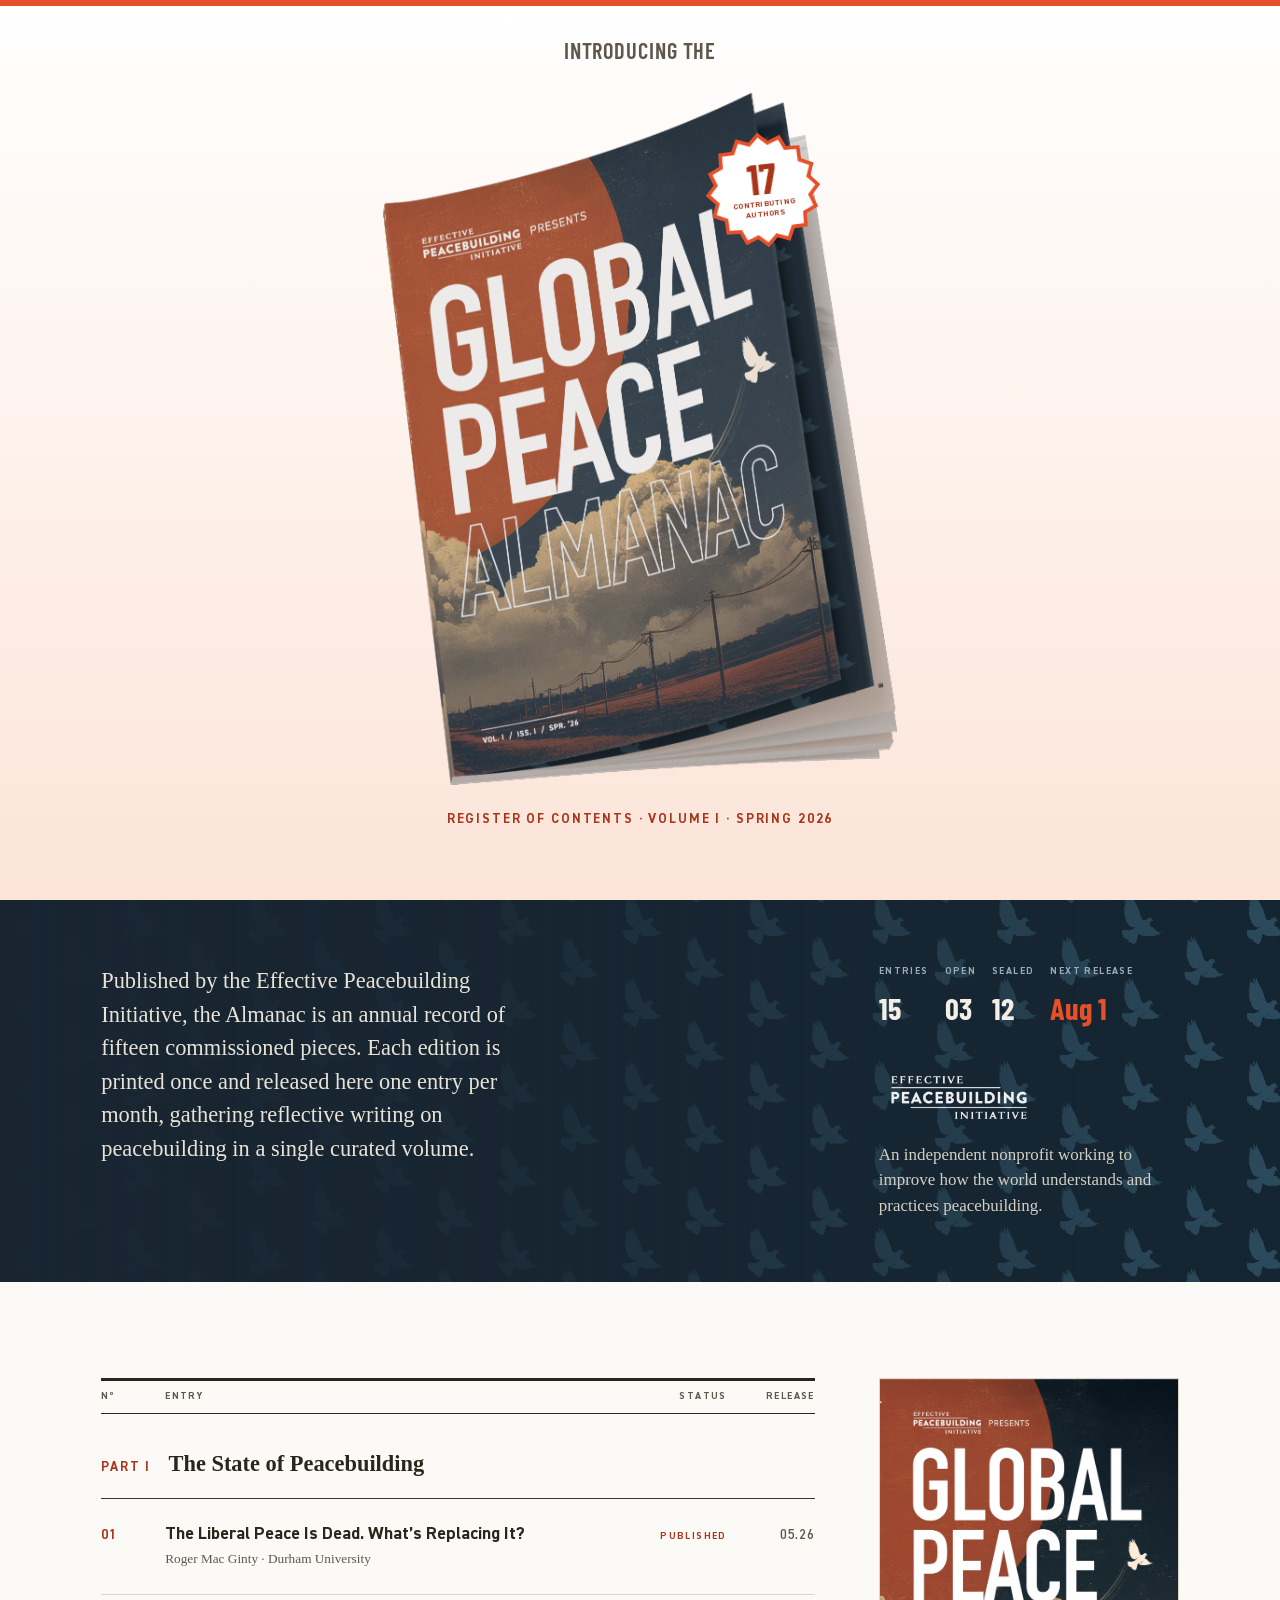
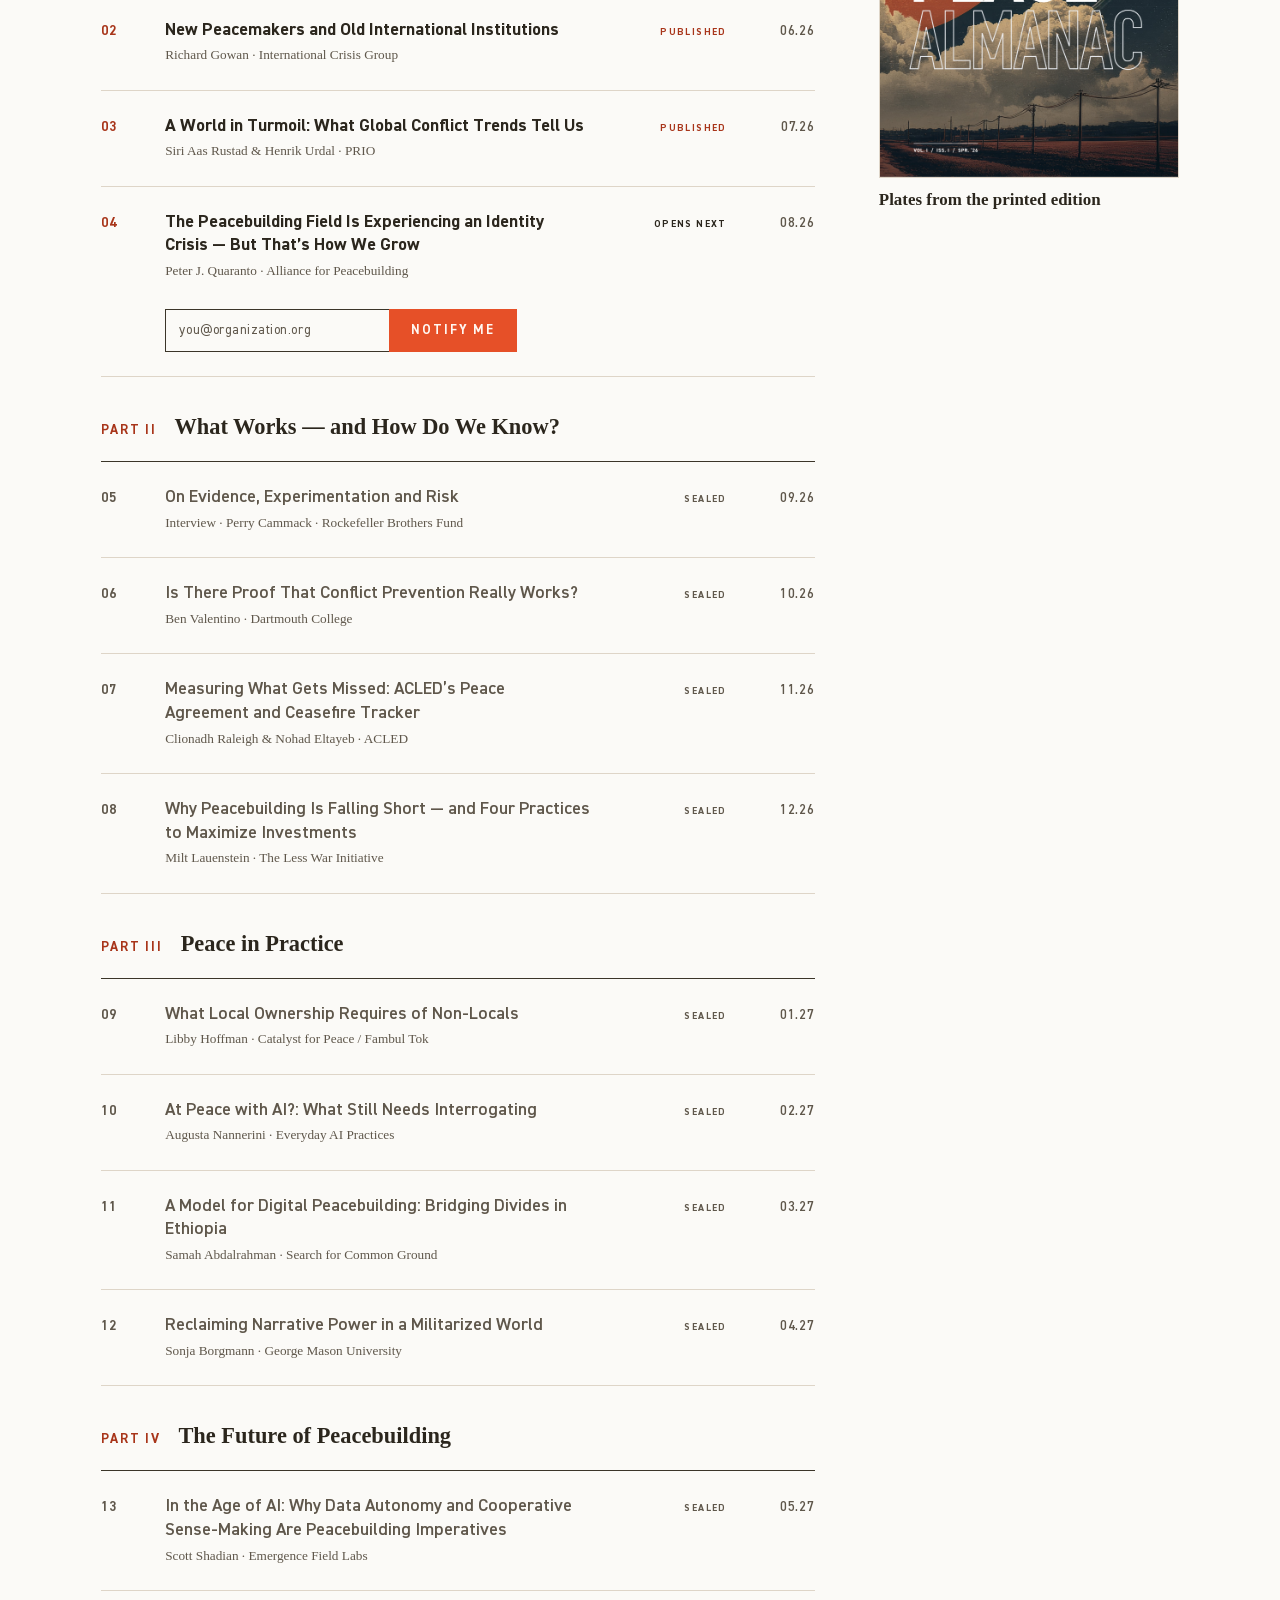
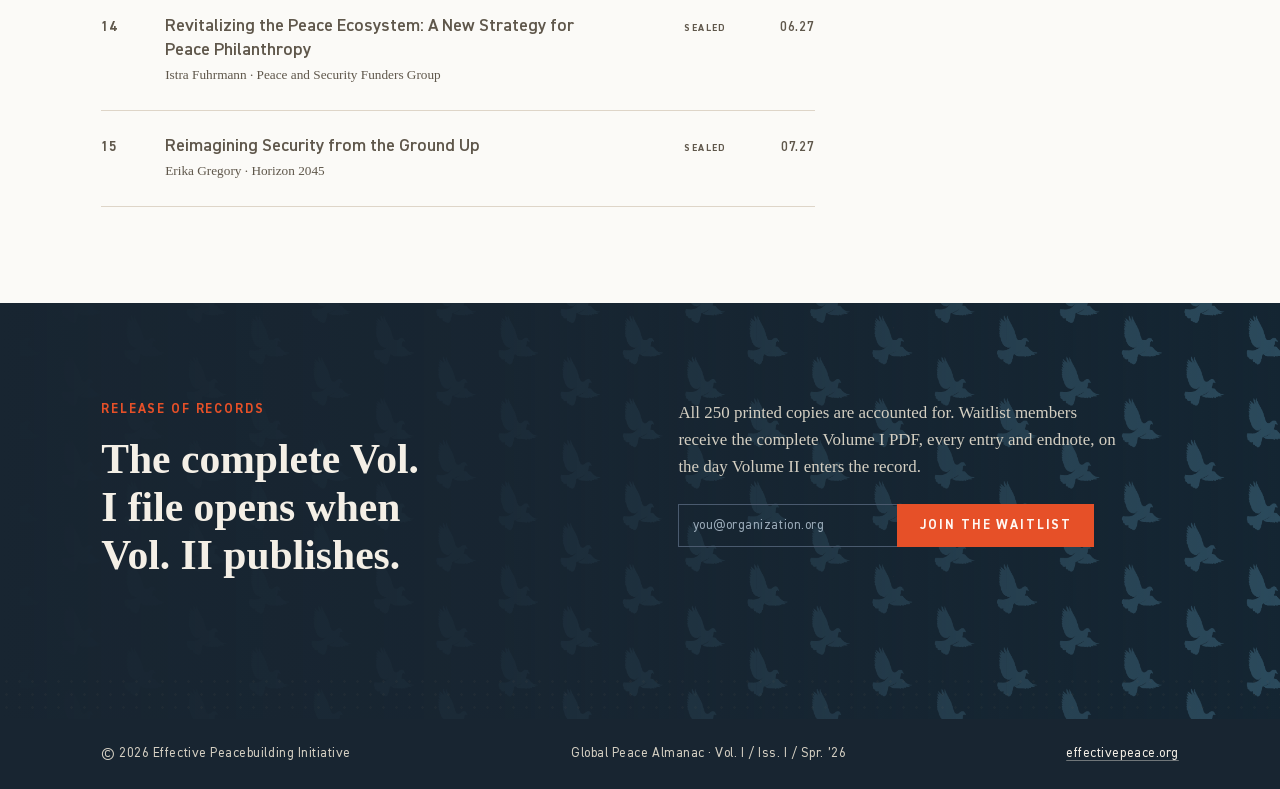
<file: index.html>
<!DOCTYPE html>
<html lang="en">
<head>
<meta charset="UTF-8">
<meta name="viewport" content="width=device-width, initial-scale=1.0">
<meta name="robots" content="noindex">
<title>Global Peace Almanac — Register of Contents, Vol. I</title>
<link rel="icon" href="data:image/svg+xml,<svg xmlns='http://www.w3.org/2000/svg' viewBox='0 0 16 16'><rect width='16' height='16' fill='%23E65028'/></svg>">
<link rel="preconnect" href="https://fonts.googleapis.com">
<link rel="preconnect" href="https://fonts.gstatic.com" crossorigin>
<link href="https://fonts.googleapis.com/css2?family=Barlow+Condensed:wght@500;600;700&display=swap" rel="stylesheet">
<link rel="stylesheet" href="css/tokens.css">
<link rel="stylesheet" href="css/shared.css">
<link rel="stylesheet" href="css/ledger.css">
</head>
<body class="ledger">

<header class="reg-head">
  <div class="reg-hero-overlay" aria-hidden="true"></div>
  <div class="container reg-head-row">
    <div class="reg-head-text">
      <p class="reg-issuer">
        <span class="reg-presents">Introducing the</span>
      </p>
      <h1 class="reg-title">Global Peace<br>Almanac</h1>
      <p class="reg-subtitle">Register of contents · Volume I · Spring 2026</p>
    </div>
    <div class="reg-hero-media">
      <img src="assets/almanac-mockup.png" alt="Global Peace Almanac, Volume I — printed edition">
      <div class="reg-stamp" aria-label="17 contributing authors">
        <span class="reg-stamp-no">17</span>
        <span class="reg-stamp-label">Contributing<br>Authors</span>
      </div>
    </div>
  </div>
</header>

<main>
  <div class="reg-band dot-grid" aria-hidden="true"></div>
  <!-- ===== Standing statement ===== -->
  <section class="reg-mission" id="mission">
    <div class="container reg-mission-inner">
      <div class="reg-mission-intro">
        <p class="reg-mission-text">Published by the Effective Peacebuilding Initiative, the Almanac is an annual record of fifteen commissioned pieces. Each edition is printed once and released here one entry per month, gathering reflective writing on peacebuilding in a single curated volume.</p>
      </div>
      <div class="reg-mission-aside">
        <dl class="reg-facts">
          <div><dt>Entries</dt><dd>15</dd></div>
          <div><dt>Open</dt><dd>03</dd></div>
          <div><dt>Sealed</dt><dd>12</dd></div>
          <div><dt>Next release</dt><dd>Aug 1</dd></div>
        </dl>
        <div class="reg-epi">
          <img class="reg-mission-logo" src="assets/epi-logo.png" alt="Effective Peacebuilding Initiative">
          <p class="reg-epi-blurb">An independent nonprofit working to improve how the world understands and practices peacebuilding.</p>
        </div>
      </div>
    </div>
  </section>

  <!-- ===== Register ===== -->
  <section class="register container">
    <div class="register-columns">
      <div class="register-table" role="list" aria-label="Register of contents">
        <div class="ledger-cols" aria-hidden="true">
          <span>Nº</span><span>Entry</span><span>Status</span><span>Release</span>
        </div>

        <p class="ledger-part" id="part-1"><span class="ledger-part-no">Part I</span> The State of Peacebuilding</p>

        <div class="ledger-row is-published" role="listitem" data-part="I" data-img="assets/hero-teapot.jpg">
          <span class="lg-no">01</span>
          <img class="lg-thumb" src="assets/hero-teapot.jpg" alt="" aria-hidden="true">
          <div class="lg-entry">
            <a class="lg-title" href="article.html?id=01">The Liberal Peace Is Dead. What’s Replacing It?</a>
            <span class="lg-author">Roger Mac Ginty · Durham University</span>
          </div>
          <span class="lg-status st-live">Published</span>
          <span class="lg-date">05.26</span>
        </div>
        <div class="ledger-row is-published" role="listitem" data-part="I" data-img="assets/cover-vol1.jpg">
          <span class="lg-no">02</span>
          <img class="lg-thumb" src="assets/cover-vol1.jpg" alt="" aria-hidden="true">
          <div class="lg-entry">
            <a class="lg-title" href="article.html?id=02">New Peacemakers and Old International Institutions</a>
            <span class="lg-author">Richard Gowan · International Crisis Group</span>
          </div>
          <span class="lg-status st-live">Published</span>
          <span class="lg-date">06.26</span>
        </div>
        <div class="ledger-row is-published" role="listitem" data-part="I" data-img="assets/hero-network.jpg">
          <span class="lg-no">03</span>
          <img class="lg-thumb" src="assets/hero-network.jpg" alt="" aria-hidden="true">
          <div class="lg-entry">
            <a class="lg-title" href="article.html?id=03">A World in Turmoil: What Global Conflict Trends Tell Us</a>
            <span class="lg-author">Siri Aas Rustad &amp; Henrik Urdal · PRIO</span>
          </div>
          <span class="lg-status st-live">Published</span>
          <span class="lg-date">07.26</span>
        </div>
        <div class="ledger-row is-upcoming" role="listitem" data-part="I">
          <span class="lg-no">04</span>
          <img class="lg-thumb" src="assets/dove.jpg" alt="" aria-hidden="true">
          <div class="lg-entry">
            <span class="lg-title">The Peacebuilding Field Is Experiencing an Identity Crisis — But That’s How We Grow</span>
            <span class="lg-author">Peter J. Quaranto · Alliance for Peacebuilding</span>
          </div>
          <span class="lg-status st-next">Opens next</span>
          <span class="lg-date">08.26</span>
          <form class="capture lg-capture" data-capture data-done="Noted. We’ll write when it opens.">
            <label class="visually-hidden" for="cap-04">Email address</label>
            <input id="cap-04" type="email" placeholder="you@organization.org" required>
            <button class="btn btn--signal" type="submit">Notify me</button>
          </form>
        </div>

        <p class="ledger-part"><span class="ledger-part-no">Part II</span> What Works — and How Do We Know?</p>

        <div class="ledger-row is-sealed" role="listitem" data-part="II">
          <span class="lg-no">05</span>
          <img class="lg-thumb" src="assets/dove-night.jpg" alt="" aria-hidden="true">
          <div class="lg-entry">
            <span class="lg-title">On Evidence, Experimentation and Risk</span>
            <span class="lg-author">Interview · Perry Cammack · Rockefeller Brothers Fund</span>
          </div>
          <span class="lg-status st-sealed">Sealed</span>
          <span class="lg-date">09.26</span>
        </div>
        <div class="ledger-row is-sealed" role="listitem" data-part="II">
          <span class="lg-no">06</span>
          <img class="lg-thumb" src="assets/cover-horizon.jpg" alt="" aria-hidden="true">
          <div class="lg-entry">
            <span class="lg-title">Is There Proof That Conflict Prevention Really Works?</span>
            <span class="lg-author">Ben Valentino · Dartmouth College</span>
          </div>
          <span class="lg-status st-sealed">Sealed</span>
          <span class="lg-date">10.26</span>
        </div>
        <div class="ledger-row is-sealed" role="listitem" data-part="II">
          <span class="lg-no">07</span>
          <img class="lg-thumb" src="assets/hero-teapot.jpg" alt="" aria-hidden="true">
          <div class="lg-entry">
            <span class="lg-title">Measuring What Gets Missed: ACLED’s Peace Agreement and Ceasefire Tracker</span>
            <span class="lg-author">Clionadh Raleigh &amp; Nohad Eltayeb · ACLED</span>
          </div>
          <span class="lg-status st-sealed">Sealed</span>
          <span class="lg-date">11.26</span>
        </div>
        <div class="ledger-row is-sealed" role="listitem" data-part="II">
          <span class="lg-no">08</span>
          <img class="lg-thumb" src="assets/cover-vol1.jpg" alt="" aria-hidden="true">
          <div class="lg-entry">
            <span class="lg-title">Why Peacebuilding Is Falling Short — and Four Practices to Maximize Investments</span>
            <span class="lg-author">Milt Lauenstein · The Less War Initiative</span>
          </div>
          <span class="lg-status st-sealed">Sealed</span>
          <span class="lg-date">12.26</span>
        </div>

        <p class="ledger-part"><span class="ledger-part-no">Part III</span> Peace in Practice</p>

        <div class="ledger-row is-sealed" role="listitem" data-part="III" data-img="assets/hero-bonfire.jpg">
          <span class="lg-no">09</span>
          <img class="lg-thumb" src="assets/hero-bonfire.jpg" alt="" aria-hidden="true">
          <div class="lg-entry">
            <span class="lg-title">What Local Ownership Requires of Non-Locals</span>
            <span class="lg-author">Libby Hoffman · Catalyst for Peace / Fambul Tok</span>
          </div>
          <span class="lg-status st-sealed">Sealed</span>
          <span class="lg-date">01.27</span>
        </div>
        <div class="ledger-row is-sealed" role="listitem" data-part="III">
          <span class="lg-no">10</span>
          <img class="lg-thumb" src="assets/hero-network.jpg" alt="" aria-hidden="true">
          <div class="lg-entry">
            <span class="lg-title">At Peace with AI?: What Still Needs Interrogating</span>
            <span class="lg-author">Augusta Nannerini · Everyday AI Practices</span>
          </div>
          <span class="lg-status st-sealed">Sealed</span>
          <span class="lg-date">02.27</span>
        </div>
        <div class="ledger-row is-sealed" role="listitem" data-part="III">
          <span class="lg-no">11</span>
          <img class="lg-thumb" src="assets/dove.jpg" alt="" aria-hidden="true">
          <div class="lg-entry">
            <span class="lg-title">A Model for Digital Peacebuilding: Bridging Divides in Ethiopia</span>
            <span class="lg-author">Samah Abdalrahman · Search for Common Ground</span>
          </div>
          <span class="lg-status st-sealed">Sealed</span>
          <span class="lg-date">03.27</span>
        </div>
        <div class="ledger-row is-sealed" role="listitem" data-part="III">
          <span class="lg-no">12</span>
          <img class="lg-thumb" src="assets/dove-night.jpg" alt="" aria-hidden="true">
          <div class="lg-entry">
            <span class="lg-title">Reclaiming Narrative Power in a Militarized World</span>
            <span class="lg-author">Sonja Borgmann · George Mason University</span>
          </div>
          <span class="lg-status st-sealed">Sealed</span>
          <span class="lg-date">04.27</span>
        </div>

        <p class="ledger-part"><span class="ledger-part-no">Part IV</span> The Future of Peacebuilding</p>

        <div class="ledger-row is-sealed" role="listitem" data-part="IV" data-img="assets/hero-earth-code.jpg">
          <span class="lg-no">13</span>
          <img class="lg-thumb" src="assets/hero-earth-code.jpg" alt="" aria-hidden="true">
          <div class="lg-entry">
            <span class="lg-title">In the Age of AI: Why Data Autonomy and Cooperative Sense-Making Are Peacebuilding Imperatives</span>
            <span class="lg-author">Scott Shadian · Emergence Field Labs</span>
          </div>
          <span class="lg-status st-sealed">Sealed</span>
          <span class="lg-date">05.27</span>
        </div>
        <div class="ledger-row is-sealed" role="listitem" data-part="IV">
          <span class="lg-no">14</span>
          <img class="lg-thumb" src="assets/cover-horizon.jpg" alt="" aria-hidden="true">
          <div class="lg-entry">
            <span class="lg-title">Revitalizing the Peace Ecosystem: A New Strategy for Peace Philanthropy</span>
            <span class="lg-author">Istra Fuhrmann · Peace and Security Funders Group</span>
          </div>
          <span class="lg-status st-sealed">Sealed</span>
          <span class="lg-date">06.27</span>
        </div>
        <div class="ledger-row is-sealed" role="listitem" data-part="IV">
          <span class="lg-no">15</span>
          <img class="lg-thumb" src="assets/hero-bonfire.jpg" alt="" aria-hidden="true">
          <div class="lg-entry">
            <span class="lg-title">Reimagining Security from the Ground Up</span>
            <span class="lg-author">Erika Gregory · Horizon 2045</span>
          </div>
          <span class="lg-status st-sealed">Sealed</span>
          <span class="lg-date">07.27</span>
        </div>
      </div>

      <aside class="register-preview" aria-hidden="true">
        <div class="preview-frame" id="ledger-preview">
          <img src="assets/cover-vol1.jpg" alt="">
          <div class="preview-fallback" hidden>
            <span class="numeral preview-numeral"><span class="lead">I</span></span>
          </div>
        </div>
        <p class="preview-caption">
          <span class="preview-cap-title">Plates from the printed edition</span>
          <span class="preview-cap-status"></span>
        </p>
      </aside>
    </div>
  </section>

  <!-- ===== Waitlist ===== -->
  <section class="reg-release" id="waitlist">
    <div class="container reg-release-grid">
      <div class="reveal">
        <p class="eyebrow reg-release-eyebrow">Release of records</p>
        <h2 class="reg-release-head">The complete Vol. I file opens when Vol. II publishes.</h2>
      </div>
      <div class="reveal">
        <p class="reg-release-copy">All 250 printed copies are accounted for. Waitlist members receive the complete Volume I PDF, every entry and endnote, on the day Volume II enters the record.</p>
        <form class="capture" data-capture data-done="You’re on the Vol. II list.">
          <label class="visually-hidden" for="cap-waitlist">Email address</label>
          <input id="cap-waitlist" type="email" placeholder="you@organization.org" required>
          <button class="btn btn--signal" type="submit">Join the waitlist</button>
        </form>
      </div>
    </div>
    <div class="reg-band dot-grid" aria-hidden="true"></div>
  </section>
</main>

<footer class="reg-foot">
  <div class="container reg-foot-row">
    <span>© 2026 Effective Peacebuilding Initiative</span>
    <span>Global Peace Almanac · Vol. I / Iss. I / Spr. ’26</span>
    <a href="https://www.effectivepeace.org">effectivepeace.org</a>
  </div>
</footer>

<script src="js/site.js"></script>
</body>
</html>
</file>
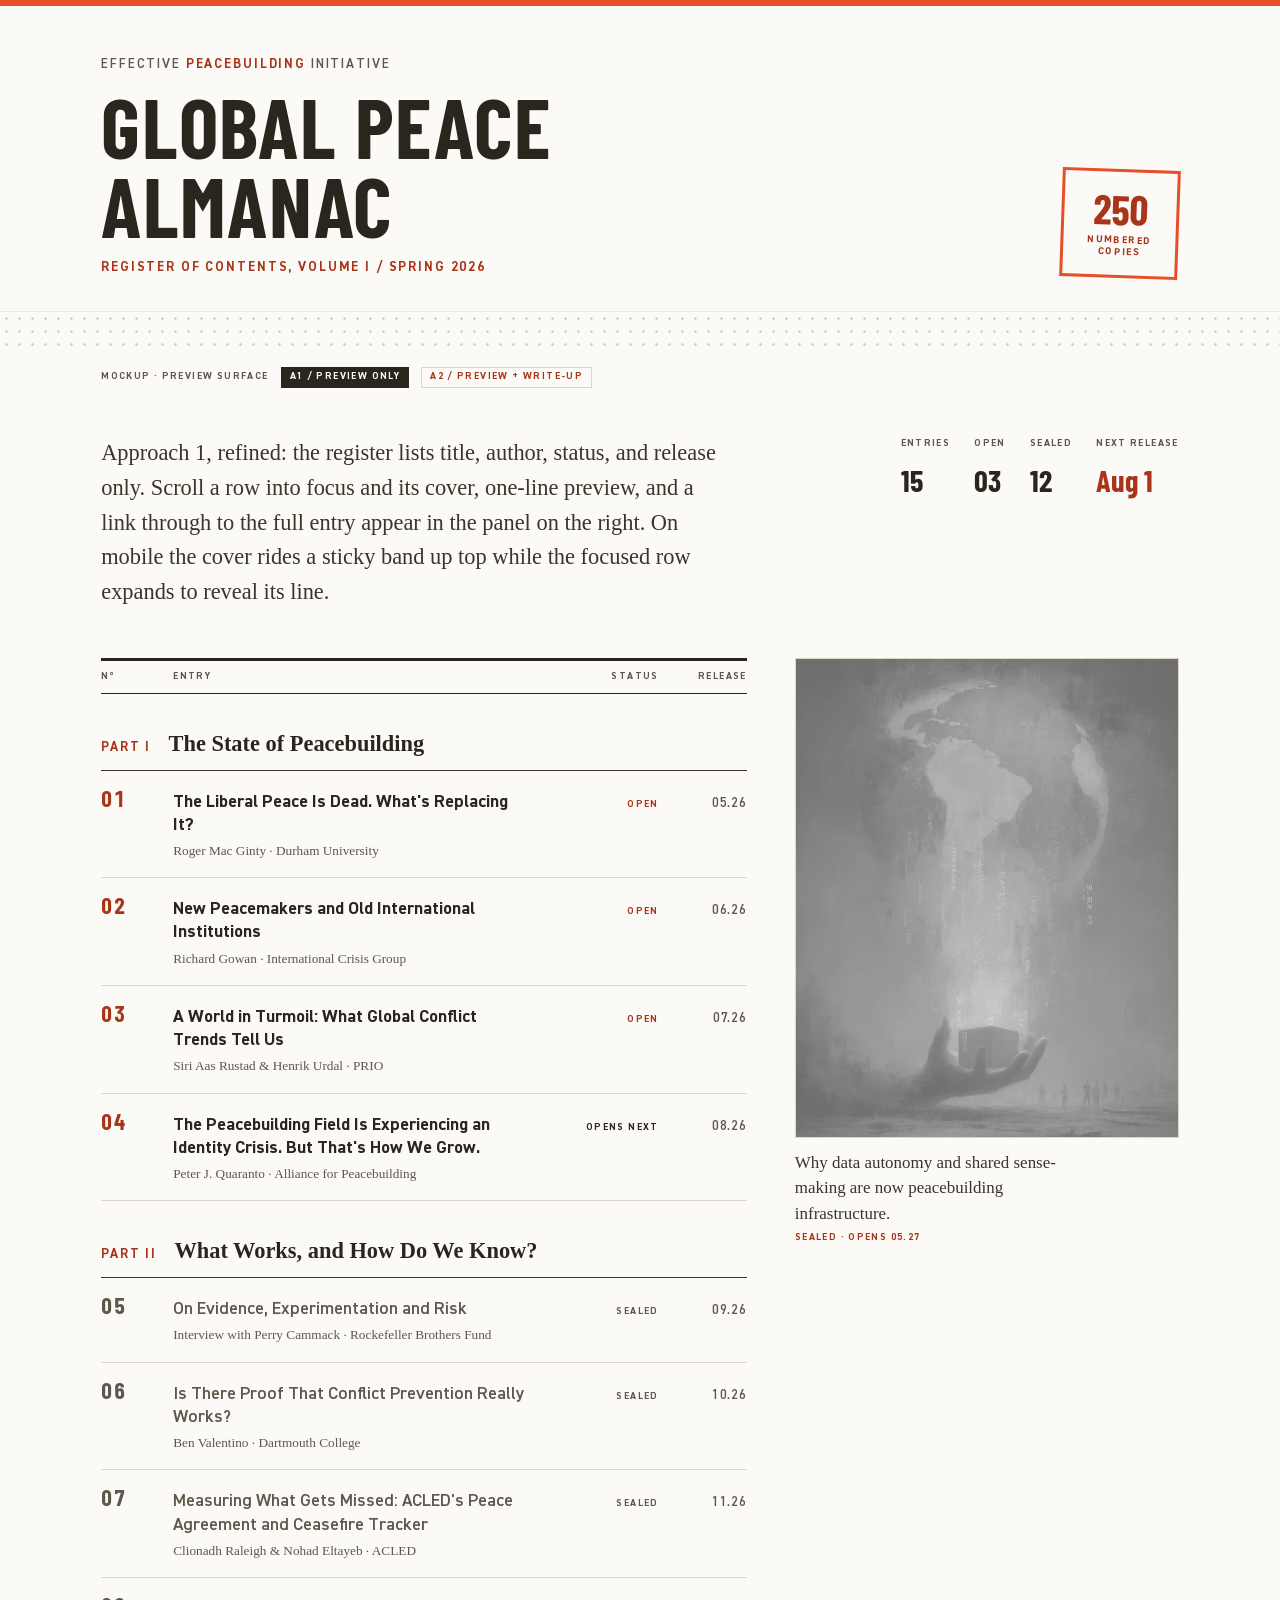
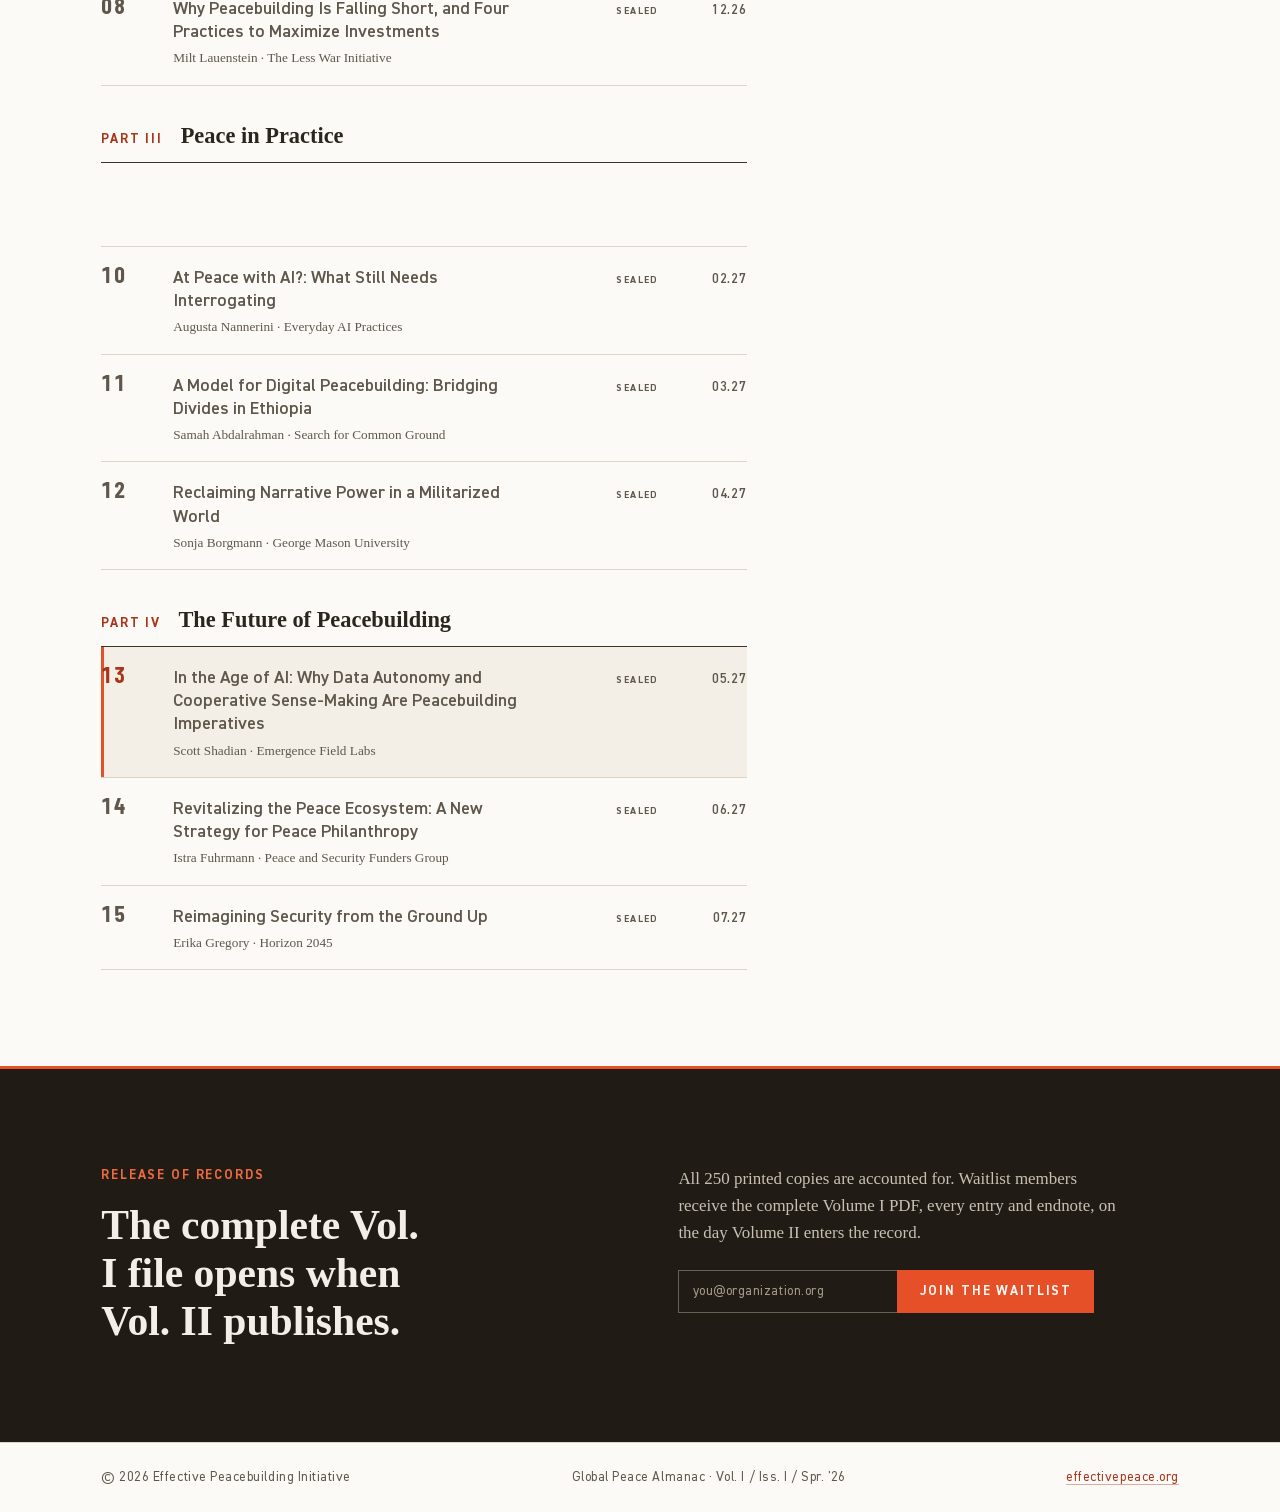
<file: approach-1.html>
<!DOCTYPE html>
<html lang="en">
<head>
<meta charset="UTF-8">
<meta name="viewport" content="width=device-width, initial-scale=1.0">
<meta name="robots" content="noindex">
<title>GPA · Ledger preview mockup — A1 / Preview only</title>
<link rel="icon" href="data:image/svg+xml,<svg xmlns='http://www.w3.org/2000/svg' viewBox='0 0 16 16'><rect width='16' height='16' fill='%23E65028'/></svg>">
<link rel="preconnect" href="https://fonts.googleapis.com">
<link rel="preconnect" href="https://fonts.gstatic.com" crossorigin>
<link href="https://fonts.googleapis.com/css2?family=Barlow+Condensed:wght@500;600;700&display=swap" rel="stylesheet">
<link rel="stylesheet" href="css/tokens.css">
<link rel="stylesheet" href="css/shared.css">
<link rel="stylesheet" href="css/ledger2.css">
<link rel="stylesheet" href="css/ledger3.css">
<link rel="stylesheet" href="css/preview.css">
</head>
<body class="ledger ledger3 approach-1">

<header class="reg-head">
  <div class="container reg-head-row">
    <div>
      <p class="reg-issuer">Effective <strong>Peacebuilding</strong> Initiative</p>
      <h1 class="reg-title">Global Peace<br>Almanac</h1>
      <p class="reg-subtitle">Register of contents, Volume I / Spring 2026</p>
    </div>
    <div class="reg-stamp" aria-label="Edition of 250 numbered copies">
      <span class="reg-stamp-no">250</span>
      <span class="reg-stamp-label">Numbered<br>copies</span>
    </div>
  </div>
  <div class="reg-band dot-grid" aria-hidden="true"></div>
</header>

<div class="container">
  <p class="lg-previewbar" role="note">
    <span class="lg-previewbar-label">Mockup · preview surface</span>
    <a href="approach-1.html" class="is-cur">A1 / Preview only</a>
    <a href="approach-2.html">A2 / Preview + write-up</a>
  </p>
</div>

<main>
  <section class="reg-mission container">
    <p class="reg-mission-text">Approach 1, refined: the register lists title, author, status, and release only. Scroll a row into focus and its cover, one-line preview, and a link through to the full entry appear in the panel on the right. On mobile the cover rides a sticky band up top while the focused row expands to reveal its line.</p>
    <dl class="reg-facts">
      <div><dt>Entries</dt><dd>15</dd></div>
      <div><dt>Open</dt><dd>03</dd></div>
      <div><dt>Sealed</dt><dd>12</dd></div>
      <div><dt>Next release</dt><dd>Aug 1</dd></div>
    </dl>
  </section>

  <section class="register container">
    <div class="lg-stage">
      <aside class="lg-preview" aria-hidden="true">
        <div class="lg-preview-frame">
          <img class="lg-preview-img" src="assets/cover-vol1.jpg" alt="">
          <img class="lg-preview-img" src="" alt="">
        </div>
        <div class="lg-preview-cap">
          <span class="lg-preview-desc">Scroll the register to preview each entry.</span>
          <span class="lg-preview-status">Volume I</span>
          <a class="lg-preview-cta" href="#" tabindex="-1" hidden>Read the entry <span aria-hidden="true">&rarr;</span></a>
        </div>
      </aside>
      <div class="lg-register-col">
        <div class="lg-cols" aria-hidden="true">
          <span>Nº</span><span>Entry</span><span>Status</span><span>Release</span>
        </div>

    <p class="lg-part"><span class="lg-part-no">Part I</span> The State of Peacebuilding</p>
    <a class="lg-row is-open" data-cover="assets/hero-teapot.jpg" data-vtitle="The Liberal Peace Is Dead. What&#x27;s Replacing It?" data-vstatus="Open now" data-veil="0" href="article.html?id=01">
      <div class="lg-row-line reveal">
        <span class="lg-no">01</span>
        <div class="lg-main">
          <span class="lg-title">The Liberal Peace Is Dead. What's Replacing It?</span>
          <span class="lg-author">Roger Mac Ginty · Durham University</span>
          <span class="lg-desc"><span class="lg-desc-t">Why the postwar template for peace lost its authority, and what is taking its place.</span></span>
        </div>
        <span class="lg-status st-live">Open</span>
        <span class="lg-date">05.26</span>
      </div>
    </a>
    <a class="lg-row is-open" data-cover="assets/cover-vol1.jpg" data-vtitle="New Peacemakers and Old International Institutions" data-vstatus="Open now" data-veil="0" href="article.html?id=02">
      <div class="lg-row-line reveal">
        <span class="lg-no">02</span>
        <div class="lg-main">
          <span class="lg-title">New Peacemakers and Old International Institutions</span>
          <span class="lg-author">Richard Gowan · International Crisis Group</span>
          <span class="lg-desc"><span class="lg-desc-t">The rising actors reshaping mediation while old institutions struggle to keep up.</span></span>
        </div>
        <span class="lg-status st-live">Open</span>
        <span class="lg-date">06.26</span>
      </div>
    </a>
    <a class="lg-row is-open" data-cover="assets/hero-network.jpg" data-vtitle="A World in Turmoil: What Global Conflict Trends Tell Us" data-vstatus="Open now" data-veil="0" href="article.html?id=03">
      <div class="lg-row-line reveal">
        <span class="lg-no">03</span>
        <div class="lg-main">
          <span class="lg-title">A World in Turmoil: What Global Conflict Trends Tell Us</span>
          <span class="lg-author">Siri Aas Rustad &amp; Henrik Urdal · PRIO</span>
          <span class="lg-desc"><span class="lg-desc-t">What the latest global conflict data actually says about where we are headed.</span></span>
        </div>
        <span class="lg-status st-live">Open</span>
        <span class="lg-date">07.26</span>
      </div>
    </a>
    <div class="lg-row is-next" data-cover="assets/dove.jpg" data-vtitle="The Peacebuilding Field Is Experiencing an Identity Crisis. But That&#x27;s How We Grow." data-vstatus="Opens next · Aug 1" data-veil="1">
      <div class="lg-row-line reveal">
        <span class="lg-no">04</span>
        <div class="lg-main">
          <span class="lg-title">The Peacebuilding Field Is Experiencing an Identity Crisis. But That's How We Grow.</span>
          <span class="lg-author">Peter J. Quaranto · Alliance for Peacebuilding</span>
          <span class="lg-desc"><span class="lg-desc-t">The field is unsettled, and that turbulence may be the surest sign of its growth.</span></span>
        </div>
        <span class="lg-status st-next">Opens next</span>
        <span class="lg-date">08.26</span>
      </div>
    </div>

    <p class="lg-part"><span class="lg-part-no">Part II</span> What Works, and How Do We Know?</p>
    <div class="lg-row is-sealed" data-cover="assets/dove-night.jpg" data-vtitle="On Evidence, Experimentation and Risk" data-vstatus="Sealed · Opens 09.26" data-veil="1">
      <div class="lg-row-line reveal">
        <span class="lg-no">05</span>
        <div class="lg-main">
          <span class="lg-title">On Evidence, Experimentation and Risk</span>
          <span class="lg-author">Interview with Perry Cammack · Rockefeller Brothers Fund</span>
          <span class="lg-desc"><span class="lg-desc-t">A candid conversation about proof, failure, and betting on what might work.</span></span>
        </div>
        <span class="lg-status st-sealed">Sealed</span>
        <span class="lg-date">09.26</span>
      </div>
    </div>
    <div class="lg-row is-sealed" data-cover="assets/hero-bonfire.jpg" data-vtitle="Is There Proof That Conflict Prevention Really Works?" data-vstatus="Sealed · Opens 10.26" data-veil="1">
      <div class="lg-row-line reveal">
        <span class="lg-no">06</span>
        <div class="lg-main">
          <span class="lg-title">Is There Proof That Conflict Prevention Really Works?</span>
          <span class="lg-author">Ben Valentino · Dartmouth College</span>
          <span class="lg-desc"><span class="lg-desc-t">Testing the hard claim that prevention saves more than it ever costs.</span></span>
        </div>
        <span class="lg-status st-sealed">Sealed</span>
        <span class="lg-date">10.26</span>
      </div>
    </div>
    <div class="lg-row is-sealed" data-cover="assets/hero-earth-code.jpg" data-vtitle="Measuring What Gets Missed: ACLED&#x27;s Peace Agreement and Ceasefire Tracker" data-vstatus="Sealed · Opens 11.26" data-veil="1">
      <div class="lg-row-line reveal">
        <span class="lg-no">07</span>
        <div class="lg-main">
          <span class="lg-title">Measuring What Gets Missed: ACLED's Peace Agreement and Ceasefire Tracker</span>
          <span class="lg-author">Clionadh Raleigh &amp; Nohad Eltayeb · ACLED</span>
          <span class="lg-desc"><span class="lg-desc-t">Building the data infrastructure to see ceasefires and agreements as they happen.</span></span>
        </div>
        <span class="lg-status st-sealed">Sealed</span>
        <span class="lg-date">11.26</span>
      </div>
    </div>
    <div class="lg-row is-sealed" data-cover="assets/cover-horizon.jpg" data-vtitle="Why Peacebuilding Is Falling Short, and Four Practices to Maximize Investments" data-vstatus="Sealed · Opens 12.26" data-veil="1">
      <div class="lg-row-line reveal">
        <span class="lg-no">08</span>
        <div class="lg-main">
          <span class="lg-title">Why Peacebuilding Is Falling Short, and Four Practices to Maximize Investments</span>
          <span class="lg-author">Milt Lauenstein · The Less War Initiative</span>
          <span class="lg-desc"><span class="lg-desc-t">Four practical shifts to get more peace from every dollar committed.</span></span>
        </div>
        <span class="lg-status st-sealed">Sealed</span>
        <span class="lg-date">12.26</span>
      </div>
    </div>

    <p class="lg-part"><span class="lg-part-no">Part III</span> Peace in Practice</p>
    <div class="lg-row is-sealed" data-cover="assets/dove.jpg" data-vtitle="What Local Ownership Requires of Non-Locals" data-vstatus="Sealed · Opens 01.27" data-veil="1">
      <div class="lg-row-line reveal">
        <span class="lg-no">09</span>
        <div class="lg-main">
          <span class="lg-title">What Local Ownership Requires of Non-Locals</span>
          <span class="lg-author">Libby Hoffman · Catalyst for Peace</span>
          <span class="lg-desc"><span class="lg-desc-t">The discipline outsiders need before handing power back to communities.</span></span>
        </div>
        <span class="lg-status st-sealed">Sealed</span>
        <span class="lg-date">01.27</span>
      </div>
    </div>
    <div class="lg-row is-sealed" data-cover="assets/hero-earth-code.jpg" data-vtitle="At Peace with AI?: What Still Needs Interrogating" data-vstatus="Sealed · Opens 02.27" data-veil="1">
      <div class="lg-row-line reveal">
        <span class="lg-no">10</span>
        <div class="lg-main">
          <span class="lg-title">At Peace with AI?: What Still Needs Interrogating</span>
          <span class="lg-author">Augusta Nannerini · Everyday AI Practices</span>
          <span class="lg-desc"><span class="lg-desc-t">The questions we still have not asked about automation in conflict zones.</span></span>
        </div>
        <span class="lg-status st-sealed">Sealed</span>
        <span class="lg-date">02.27</span>
      </div>
    </div>
    <div class="lg-row is-sealed" data-cover="assets/cover-horizon.jpg" data-vtitle="A Model for Digital Peacebuilding: Bridging Divides in Ethiopia" data-vstatus="Sealed · Opens 03.27" data-veil="1">
      <div class="lg-row-line reveal">
        <span class="lg-no">11</span>
        <div class="lg-main">
          <span class="lg-title">A Model for Digital Peacebuilding: Bridging Divides in Ethiopia</span>
          <span class="lg-author">Samah Abdalrahman · Search for Common Ground</span>
          <span class="lg-desc"><span class="lg-desc-t">How online bridge-building held up against real division in Ethiopia.</span></span>
        </div>
        <span class="lg-status st-sealed">Sealed</span>
        <span class="lg-date">03.27</span>
      </div>
    </div>
    <div class="lg-row is-sealed" data-cover="assets/hero-bonfire.jpg" data-vtitle="Reclaiming Narrative Power in a Militarized World" data-vstatus="Sealed · Opens 04.27" data-veil="1">
      <div class="lg-row-line reveal">
        <span class="lg-no">12</span>
        <div class="lg-main">
          <span class="lg-title">Reclaiming Narrative Power in a Militarized World</span>
          <span class="lg-author">Sonja Borgmann · George Mason University</span>
          <span class="lg-desc"><span class="lg-desc-t">Contesting the stories that keep militarized worldviews in place.</span></span>
        </div>
        <span class="lg-status st-sealed">Sealed</span>
        <span class="lg-date">04.27</span>
      </div>
    </div>

    <p class="lg-part"><span class="lg-part-no">Part IV</span> The Future of Peacebuilding</p>
    <div class="lg-row is-sealed" data-cover="assets/hero-earth-code.jpg" data-vtitle="In the Age of AI: Why Data Autonomy and Cooperative Sense-Making Are Peacebuilding Imperatives" data-vstatus="Sealed · Opens 05.27" data-veil="1">
      <div class="lg-row-line reveal">
        <span class="lg-no">13</span>
        <div class="lg-main">
          <span class="lg-title">In the Age of AI: Why Data Autonomy and Cooperative Sense-Making Are Peacebuilding Imperatives</span>
          <span class="lg-author">Scott Shadian · Emergence Field Labs</span>
          <span class="lg-desc"><span class="lg-desc-t">Why data autonomy and shared sense-making are now peacebuilding infrastructure.</span></span>
        </div>
        <span class="lg-status st-sealed">Sealed</span>
        <span class="lg-date">05.27</span>
      </div>
    </div>
    <div class="lg-row is-sealed" data-cover="assets/cover-horizon.jpg" data-vtitle="Revitalizing the Peace Ecosystem: A New Strategy for Peace Philanthropy" data-vstatus="Sealed · Opens 06.27" data-veil="1">
      <div class="lg-row-line reveal">
        <span class="lg-no">14</span>
        <div class="lg-main">
          <span class="lg-title">Revitalizing the Peace Ecosystem: A New Strategy for Peace Philanthropy</span>
          <span class="lg-author">Istra Fuhrmann · Peace and Security Funders Group</span>
          <span class="lg-desc"><span class="lg-desc-t">A new strategy for the philanthropy that funds the field.</span></span>
        </div>
        <span class="lg-status st-sealed">Sealed</span>
        <span class="lg-date">06.27</span>
      </div>
    </div>
    <div class="lg-row is-sealed" data-cover="assets/dove-night.jpg" data-vtitle="Reimagining Security from the Ground Up" data-vstatus="Sealed · Opens 07.27" data-veil="1">
      <div class="lg-row-line reveal">
        <span class="lg-no">15</span>
        <div class="lg-main">
          <span class="lg-title">Reimagining Security from the Ground Up</span>
          <span class="lg-author">Erika Gregory · Horizon 2045</span>
          <span class="lg-desc"><span class="lg-desc-t">Starting over from human needs rather than the machinery of defense.</span></span>
        </div>
        <span class="lg-status st-sealed">Sealed</span>
        <span class="lg-date">07.27</span>
      </div>
    </div>
      </div>
    </div>
  </section>

  <section class="reg-release" id="waitlist">
    <div class="container reg-release-grid">
      <div>
        <p class="eyebrow reg-release-eyebrow">Release of records</p>
        <h2 class="reg-release-head">The complete Vol. I file opens when Vol. II publishes.</h2>
      </div>
      <div>
        <p class="reg-release-copy">All 250 printed copies are accounted for. Waitlist members receive the complete Volume I PDF, every entry and endnote, on the day Volume II enters the record.</p>
        <form class="capture" data-capture data-done="You're on the Vol. II list.">
          <label class="visually-hidden" for="cap-waitlist">Email address</label>
          <input id="cap-waitlist" type="email" placeholder="you@organization.org" required>
          <button class="btn btn--signal" type="submit">Join the waitlist</button>
        </form>
      </div>
    </div>
  </section>
</main>

<footer class="reg-foot">
  <div class="container reg-foot-row">
    <span>© 2026 Effective Peacebuilding Initiative</span>
    <span>Global Peace Almanac · Vol. I / Iss. I / Spr. '26</span>
    <a href="https://www.effectivepeace.org">effectivepeace.org</a>
  </div>
</footer>

<script src="js/site.js"></script>
<script src="js/preview.js"></script>
</body>
</html>
</file>
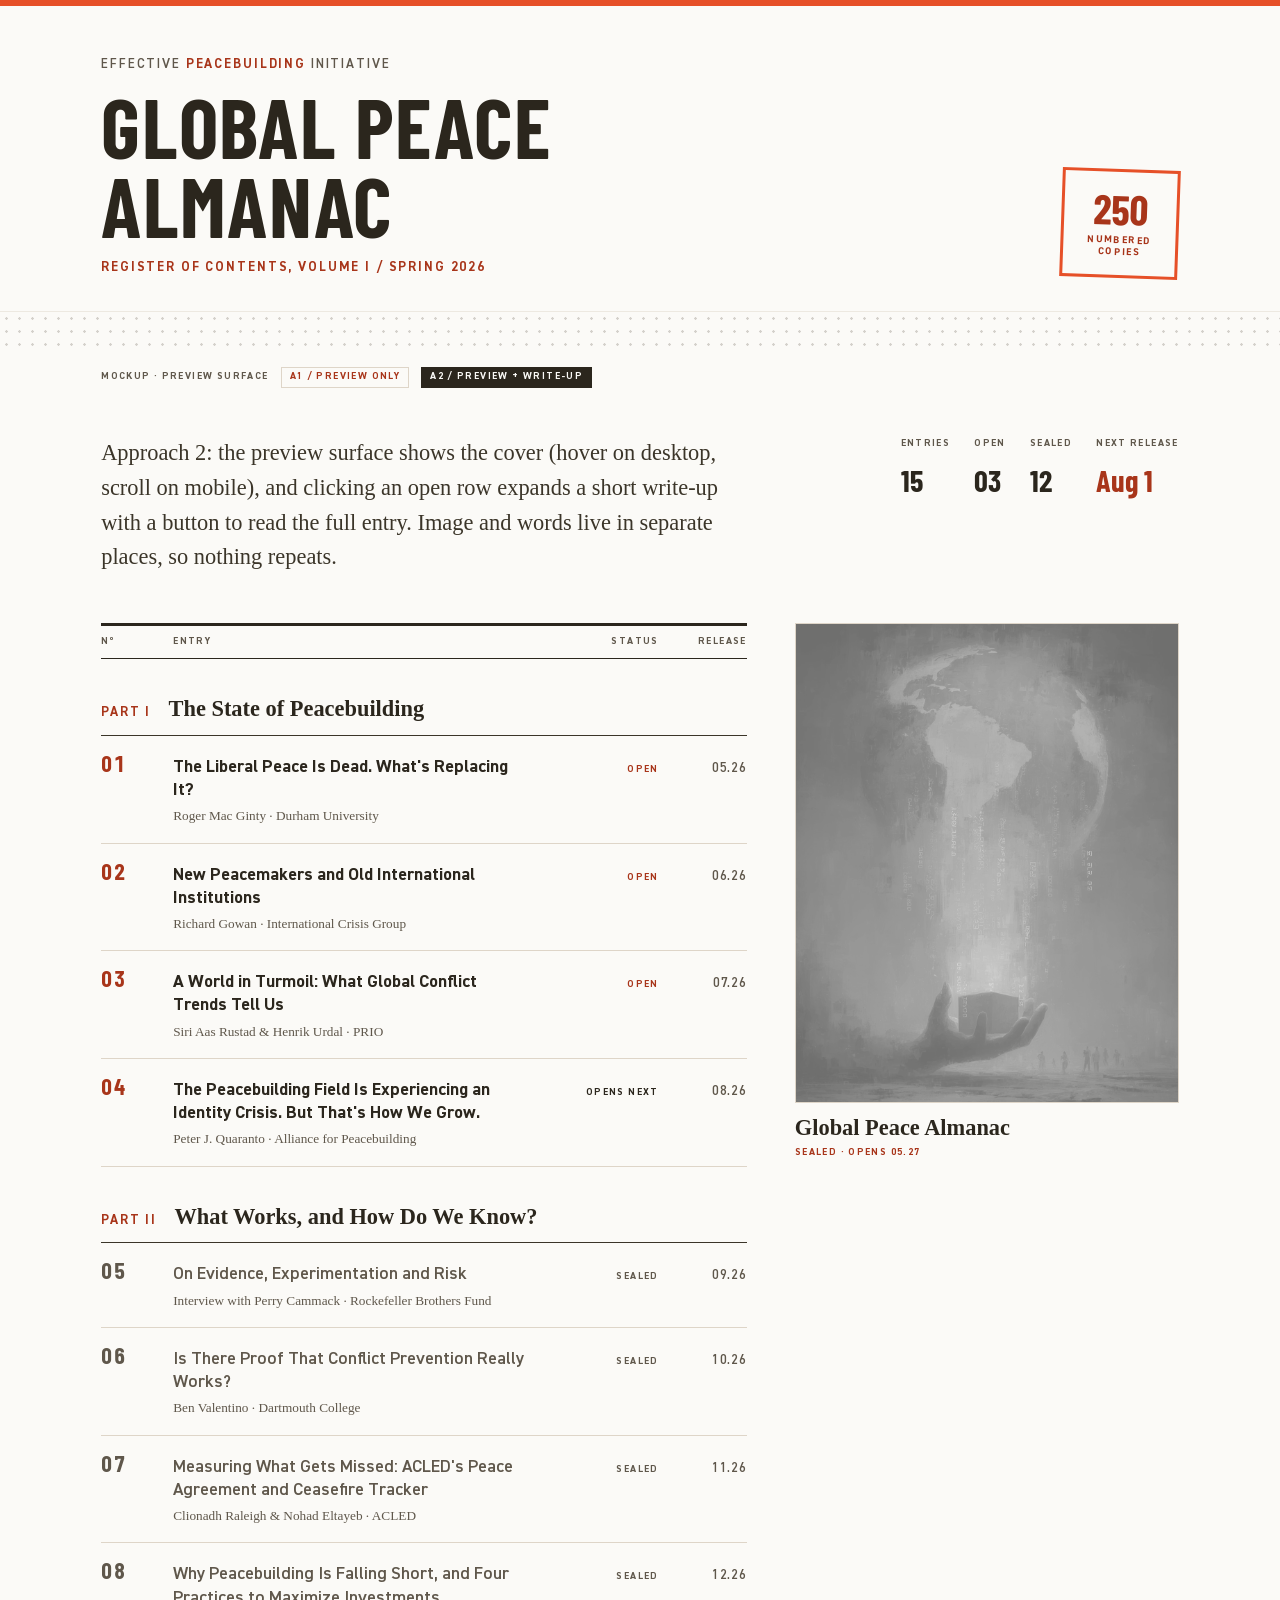
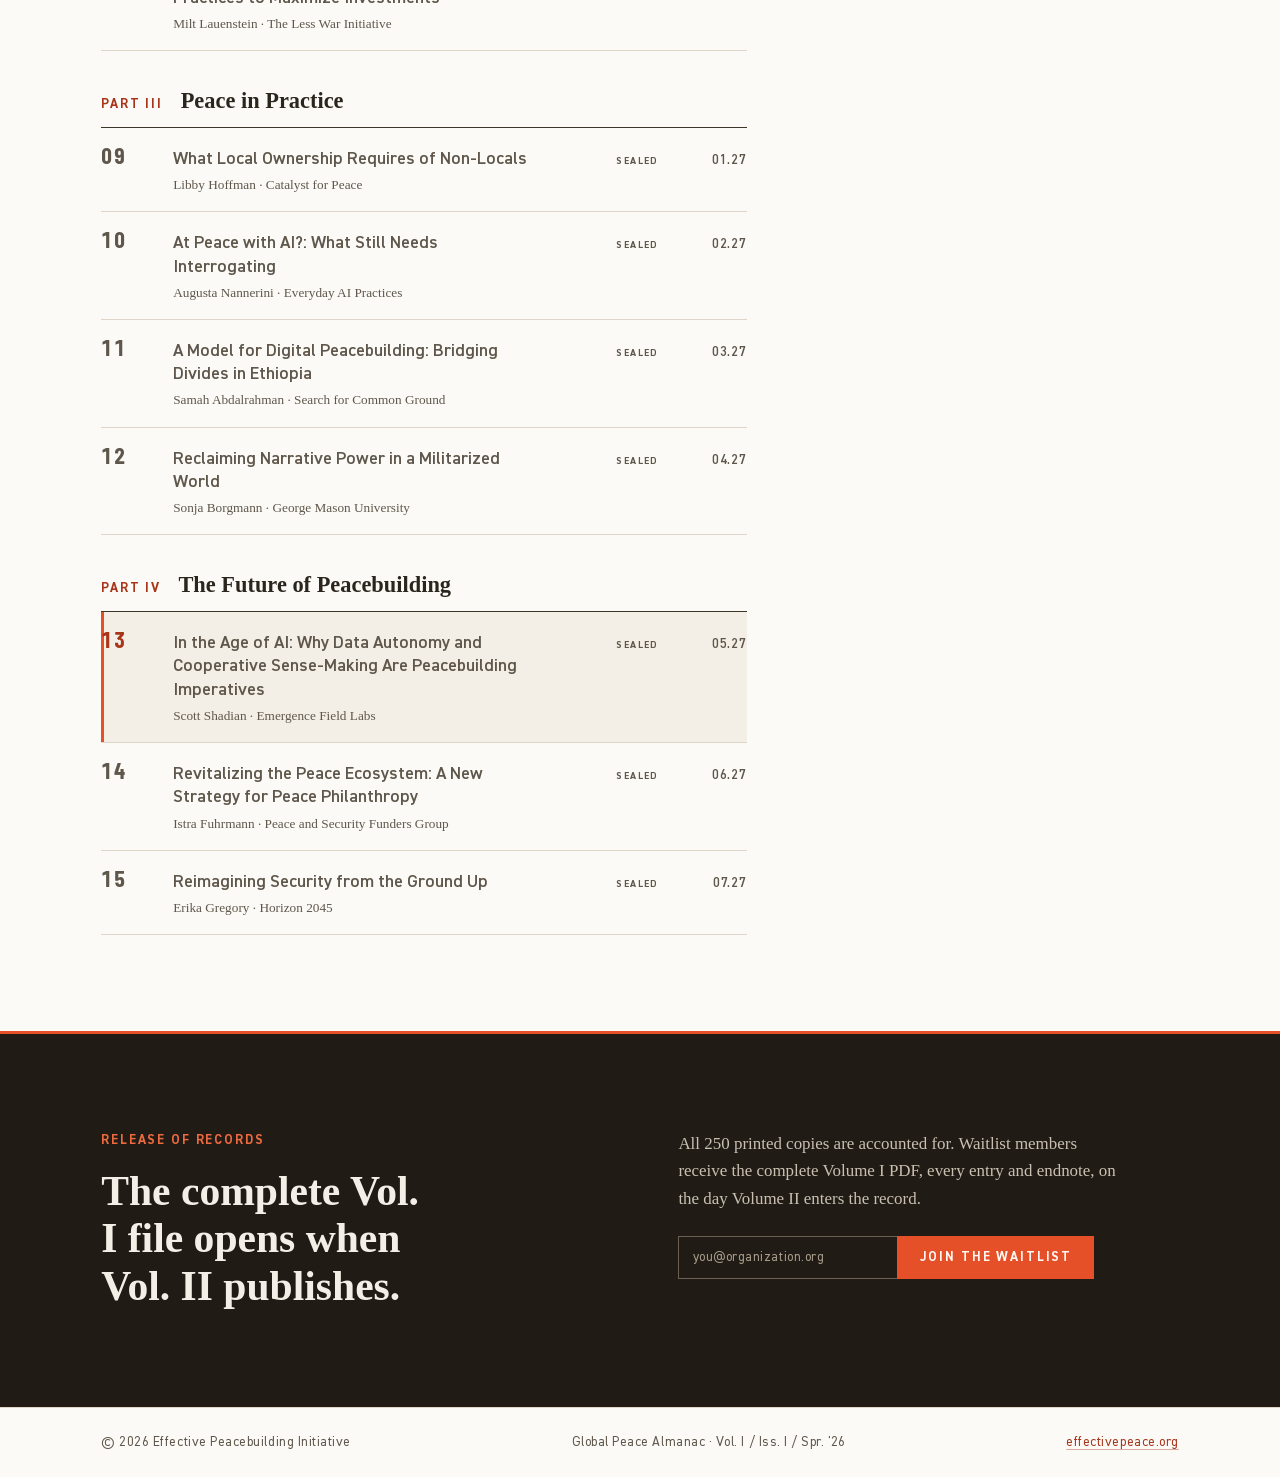
<file: approach-2.html>
<!DOCTYPE html>
<html lang="en">
<head>
<meta charset="UTF-8">
<meta name="viewport" content="width=device-width, initial-scale=1.0">
<meta name="robots" content="noindex">
<title>GPA · Ledger preview mockup — A2 / Preview + write-up</title>
<link rel="icon" href="data:image/svg+xml,<svg xmlns='http://www.w3.org/2000/svg' viewBox='0 0 16 16'><rect width='16' height='16' fill='%23E65028'/></svg>">
<link rel="preconnect" href="https://fonts.googleapis.com">
<link rel="preconnect" href="https://fonts.gstatic.com" crossorigin>
<link href="https://fonts.googleapis.com/css2?family=Barlow+Condensed:wght@500;600;700&display=swap" rel="stylesheet">
<link rel="stylesheet" href="css/tokens.css">
<link rel="stylesheet" href="css/shared.css">
<link rel="stylesheet" href="css/ledger2.css">
<link rel="stylesheet" href="css/ledger3.css">
<link rel="stylesheet" href="css/preview.css">
</head>
<body class="ledger ledger3 approach-2">

<header class="reg-head">
  <div class="container reg-head-row">
    <div>
      <p class="reg-issuer">Effective <strong>Peacebuilding</strong> Initiative</p>
      <h1 class="reg-title">Global Peace<br>Almanac</h1>
      <p class="reg-subtitle">Register of contents, Volume I / Spring 2026</p>
    </div>
    <div class="reg-stamp" aria-label="Edition of 250 numbered copies">
      <span class="reg-stamp-no">250</span>
      <span class="reg-stamp-label">Numbered<br>copies</span>
    </div>
  </div>
  <div class="reg-band dot-grid" aria-hidden="true"></div>
</header>

<div class="container">
  <p class="lg-previewbar" role="note">
    <span class="lg-previewbar-label">Mockup · preview surface</span>
    <a href="approach-1.html">A1 / Preview only</a>
    <a href="approach-2.html" class="is-cur">A2 / Preview + write-up</a>
  </p>
</div>

<main>
  <section class="reg-mission container">
    <p class="reg-mission-text">Approach 2: the preview surface shows the cover (hover on desktop, scroll on mobile), and clicking an open row expands a short write-up with a button to read the full entry. Image and words live in separate places, so nothing repeats.</p>
    <dl class="reg-facts">
      <div><dt>Entries</dt><dd>15</dd></div>
      <div><dt>Open</dt><dd>03</dd></div>
      <div><dt>Sealed</dt><dd>12</dd></div>
      <div><dt>Next release</dt><dd>Aug 1</dd></div>
    </dl>
  </section>

  <section class="register container">
    <div class="lg-stage">
      <aside class="lg-preview" aria-hidden="true">
        <div class="lg-preview-frame">
          <img class="lg-preview-img" src="assets/cover-vol1.jpg" alt="">
          <img class="lg-preview-img" src="" alt="">
        </div>
        <p class="lg-preview-cap">
          <span class="lg-preview-title">Global Peace Almanac</span>
          <span class="lg-preview-status">Volume I · Hover or scroll the register</span>
        </p>
      </aside>
      <div class="lg-register-col">
        <div class="lg-cols" aria-hidden="true">
          <span>Nº</span><span>Entry</span><span>Status</span><span>Release</span>
        </div>

    <p class="lg-part"><span class="lg-part-no">Part I</span> The State of Peacebuilding</p>
    <div class="lg-row is-open" data-cover="assets/hero-teapot.jpg" data-vtitle="The Liberal Peace Is Dead. What&#x27;s Replacing It?" data-vstatus="Open now" data-veil="0" role="button" tabindex="0" aria-expanded="false">
      <div class="lg-row-line reveal">
        <span class="lg-no">01</span>
        <div class="lg-main">
          <span class="lg-title">The Liberal Peace Is Dead. What's Replacing It?</span>
          <span class="lg-author">Roger Mac Ginty · Durham University</span>
          <span class="lg-desc">Why the postwar template for peace lost its authority, and what is taking its place.</span>
        </div>
        <span class="lg-status st-live">Open</span>
        <span class="lg-date">05.26</span>
      </div>
      <div class="lg-writeup"><div class="lg-writeup-in">
        <p class="lg-writeup-text">The postwar settlement assumed wars end, treaties hold, and institutions can be rebuilt in the quiet that follows. That template has lost its authority. Mac Ginty maps what is taking its place, and why the shift matters for anyone still funding the old model.</p>
        <a class="btn btn--signal" href="article.html?id=01">Read the full entry</a>
      </div></div>
    </div>
    <div class="lg-row is-open" data-cover="assets/cover-vol1.jpg" data-vtitle="New Peacemakers and Old International Institutions" data-vstatus="Open now" data-veil="0" role="button" tabindex="0" aria-expanded="false">
      <div class="lg-row-line reveal">
        <span class="lg-no">02</span>
        <div class="lg-main">
          <span class="lg-title">New Peacemakers and Old International Institutions</span>
          <span class="lg-author">Richard Gowan · International Crisis Group</span>
          <span class="lg-desc">The rising actors reshaping mediation while old institutions struggle to keep up.</span>
        </div>
        <span class="lg-status st-live">Open</span>
        <span class="lg-date">06.26</span>
      </div>
      <div class="lg-writeup"><div class="lg-writeup-in">
        <p class="lg-writeup-text">Mediation is no longer the preserve of a few Western capitals and UN agencies. Regional powers, private outfits, and unlikely brokers now shape how wars end. Gowan asks whether the old institutions can adapt fast enough to stay relevant.</p>
        <a class="btn btn--signal" href="article.html?id=02">Read the full entry</a>
      </div></div>
    </div>
    <div class="lg-row is-open" data-cover="assets/hero-network.jpg" data-vtitle="A World in Turmoil: What Global Conflict Trends Tell Us" data-vstatus="Open now" data-veil="0" role="button" tabindex="0" aria-expanded="false">
      <div class="lg-row-line reveal">
        <span class="lg-no">03</span>
        <div class="lg-main">
          <span class="lg-title">A World in Turmoil: What Global Conflict Trends Tell Us</span>
          <span class="lg-author">Siri Aas Rustad &amp; Henrik Urdal · PRIO</span>
          <span class="lg-desc">What the latest global conflict data actually says about where we are headed.</span>
        </div>
        <span class="lg-status st-live">Open</span>
        <span class="lg-date">07.26</span>
      </div>
      <div class="lg-writeup"><div class="lg-writeup-in">
        <p class="lg-writeup-text">There are more active armed conflicts today than at any point since 1945, and they are longer and more fragmented than the tools we built for them. Rustad and Urdal read the data honestly, including what prevention's quiet successes never show on the chart.</p>
        <a class="btn btn--signal" href="article.html?id=03">Read the full entry</a>
      </div></div>
    </div>
    <div class="lg-row is-next" data-cover="assets/dove.jpg" data-vtitle="The Peacebuilding Field Is Experiencing an Identity Crisis. But That&#x27;s How We Grow." data-vstatus="Opens next · Aug 1" data-veil="1">
      <div class="lg-row-line reveal">
        <span class="lg-no">04</span>
        <div class="lg-main">
          <span class="lg-title">The Peacebuilding Field Is Experiencing an Identity Crisis. But That's How We Grow.</span>
          <span class="lg-author">Peter J. Quaranto · Alliance for Peacebuilding</span>
          <span class="lg-desc">The field is unsettled, and that turbulence may be the surest sign of its growth.</span>
        </div>
        <span class="lg-status st-next">Opens next</span>
        <span class="lg-date">08.26</span>
      </div>
    </div>

    <p class="lg-part"><span class="lg-part-no">Part II</span> What Works, and How Do We Know?</p>
    <div class="lg-row is-sealed" data-cover="assets/dove-night.jpg" data-vtitle="On Evidence, Experimentation and Risk" data-vstatus="Sealed · Opens 09.26" data-veil="1">
      <div class="lg-row-line reveal">
        <span class="lg-no">05</span>
        <div class="lg-main">
          <span class="lg-title">On Evidence, Experimentation and Risk</span>
          <span class="lg-author">Interview with Perry Cammack · Rockefeller Brothers Fund</span>
          <span class="lg-desc">A candid conversation about proof, failure, and betting on what might work.</span>
        </div>
        <span class="lg-status st-sealed">Sealed</span>
        <span class="lg-date">09.26</span>
      </div>
    </div>
    <div class="lg-row is-sealed" data-cover="assets/hero-bonfire.jpg" data-vtitle="Is There Proof That Conflict Prevention Really Works?" data-vstatus="Sealed · Opens 10.26" data-veil="1">
      <div class="lg-row-line reveal">
        <span class="lg-no">06</span>
        <div class="lg-main">
          <span class="lg-title">Is There Proof That Conflict Prevention Really Works?</span>
          <span class="lg-author">Ben Valentino · Dartmouth College</span>
          <span class="lg-desc">Testing the hard claim that prevention saves more than it ever costs.</span>
        </div>
        <span class="lg-status st-sealed">Sealed</span>
        <span class="lg-date">10.26</span>
      </div>
    </div>
    <div class="lg-row is-sealed" data-cover="assets/hero-earth-code.jpg" data-vtitle="Measuring What Gets Missed: ACLED&#x27;s Peace Agreement and Ceasefire Tracker" data-vstatus="Sealed · Opens 11.26" data-veil="1">
      <div class="lg-row-line reveal">
        <span class="lg-no">07</span>
        <div class="lg-main">
          <span class="lg-title">Measuring What Gets Missed: ACLED's Peace Agreement and Ceasefire Tracker</span>
          <span class="lg-author">Clionadh Raleigh &amp; Nohad Eltayeb · ACLED</span>
          <span class="lg-desc">Building the data infrastructure to see ceasefires and agreements as they happen.</span>
        </div>
        <span class="lg-status st-sealed">Sealed</span>
        <span class="lg-date">11.26</span>
      </div>
    </div>
    <div class="lg-row is-sealed" data-cover="assets/cover-horizon.jpg" data-vtitle="Why Peacebuilding Is Falling Short, and Four Practices to Maximize Investments" data-vstatus="Sealed · Opens 12.26" data-veil="1">
      <div class="lg-row-line reveal">
        <span class="lg-no">08</span>
        <div class="lg-main">
          <span class="lg-title">Why Peacebuilding Is Falling Short, and Four Practices to Maximize Investments</span>
          <span class="lg-author">Milt Lauenstein · The Less War Initiative</span>
          <span class="lg-desc">Four practical shifts to get more peace from every dollar committed.</span>
        </div>
        <span class="lg-status st-sealed">Sealed</span>
        <span class="lg-date">12.26</span>
      </div>
    </div>

    <p class="lg-part"><span class="lg-part-no">Part III</span> Peace in Practice</p>
    <div class="lg-row is-sealed" data-cover="assets/dove.jpg" data-vtitle="What Local Ownership Requires of Non-Locals" data-vstatus="Sealed · Opens 01.27" data-veil="1">
      <div class="lg-row-line reveal">
        <span class="lg-no">09</span>
        <div class="lg-main">
          <span class="lg-title">What Local Ownership Requires of Non-Locals</span>
          <span class="lg-author">Libby Hoffman · Catalyst for Peace</span>
          <span class="lg-desc">The discipline outsiders need before handing power back to communities.</span>
        </div>
        <span class="lg-status st-sealed">Sealed</span>
        <span class="lg-date">01.27</span>
      </div>
    </div>
    <div class="lg-row is-sealed" data-cover="assets/hero-earth-code.jpg" data-vtitle="At Peace with AI?: What Still Needs Interrogating" data-vstatus="Sealed · Opens 02.27" data-veil="1">
      <div class="lg-row-line reveal">
        <span class="lg-no">10</span>
        <div class="lg-main">
          <span class="lg-title">At Peace with AI?: What Still Needs Interrogating</span>
          <span class="lg-author">Augusta Nannerini · Everyday AI Practices</span>
          <span class="lg-desc">The questions we still have not asked about automation in conflict zones.</span>
        </div>
        <span class="lg-status st-sealed">Sealed</span>
        <span class="lg-date">02.27</span>
      </div>
    </div>
    <div class="lg-row is-sealed" data-cover="assets/cover-horizon.jpg" data-vtitle="A Model for Digital Peacebuilding: Bridging Divides in Ethiopia" data-vstatus="Sealed · Opens 03.27" data-veil="1">
      <div class="lg-row-line reveal">
        <span class="lg-no">11</span>
        <div class="lg-main">
          <span class="lg-title">A Model for Digital Peacebuilding: Bridging Divides in Ethiopia</span>
          <span class="lg-author">Samah Abdalrahman · Search for Common Ground</span>
          <span class="lg-desc">How online bridge-building held up against real division in Ethiopia.</span>
        </div>
        <span class="lg-status st-sealed">Sealed</span>
        <span class="lg-date">03.27</span>
      </div>
    </div>
    <div class="lg-row is-sealed" data-cover="assets/hero-bonfire.jpg" data-vtitle="Reclaiming Narrative Power in a Militarized World" data-vstatus="Sealed · Opens 04.27" data-veil="1">
      <div class="lg-row-line reveal">
        <span class="lg-no">12</span>
        <div class="lg-main">
          <span class="lg-title">Reclaiming Narrative Power in a Militarized World</span>
          <span class="lg-author">Sonja Borgmann · George Mason University</span>
          <span class="lg-desc">Contesting the stories that keep militarized worldviews in place.</span>
        </div>
        <span class="lg-status st-sealed">Sealed</span>
        <span class="lg-date">04.27</span>
      </div>
    </div>

    <p class="lg-part"><span class="lg-part-no">Part IV</span> The Future of Peacebuilding</p>
    <div class="lg-row is-sealed" data-cover="assets/hero-earth-code.jpg" data-vtitle="In the Age of AI: Why Data Autonomy and Cooperative Sense-Making Are Peacebuilding Imperatives" data-vstatus="Sealed · Opens 05.27" data-veil="1">
      <div class="lg-row-line reveal">
        <span class="lg-no">13</span>
        <div class="lg-main">
          <span class="lg-title">In the Age of AI: Why Data Autonomy and Cooperative Sense-Making Are Peacebuilding Imperatives</span>
          <span class="lg-author">Scott Shadian · Emergence Field Labs</span>
          <span class="lg-desc">Why data autonomy and shared sense-making are now peacebuilding infrastructure.</span>
        </div>
        <span class="lg-status st-sealed">Sealed</span>
        <span class="lg-date">05.27</span>
      </div>
    </div>
    <div class="lg-row is-sealed" data-cover="assets/cover-horizon.jpg" data-vtitle="Revitalizing the Peace Ecosystem: A New Strategy for Peace Philanthropy" data-vstatus="Sealed · Opens 06.27" data-veil="1">
      <div class="lg-row-line reveal">
        <span class="lg-no">14</span>
        <div class="lg-main">
          <span class="lg-title">Revitalizing the Peace Ecosystem: A New Strategy for Peace Philanthropy</span>
          <span class="lg-author">Istra Fuhrmann · Peace and Security Funders Group</span>
          <span class="lg-desc">A new strategy for the philanthropy that funds the field.</span>
        </div>
        <span class="lg-status st-sealed">Sealed</span>
        <span class="lg-date">06.27</span>
      </div>
    </div>
    <div class="lg-row is-sealed" data-cover="assets/dove-night.jpg" data-vtitle="Reimagining Security from the Ground Up" data-vstatus="Sealed · Opens 07.27" data-veil="1">
      <div class="lg-row-line reveal">
        <span class="lg-no">15</span>
        <div class="lg-main">
          <span class="lg-title">Reimagining Security from the Ground Up</span>
          <span class="lg-author">Erika Gregory · Horizon 2045</span>
          <span class="lg-desc">Starting over from human needs rather than the machinery of defense.</span>
        </div>
        <span class="lg-status st-sealed">Sealed</span>
        <span class="lg-date">07.27</span>
      </div>
    </div>
      </div>
    </div>
  </section>

  <section class="reg-release" id="waitlist">
    <div class="container reg-release-grid">
      <div>
        <p class="eyebrow reg-release-eyebrow">Release of records</p>
        <h2 class="reg-release-head">The complete Vol. I file opens when Vol. II publishes.</h2>
      </div>
      <div>
        <p class="reg-release-copy">All 250 printed copies are accounted for. Waitlist members receive the complete Volume I PDF, every entry and endnote, on the day Volume II enters the record.</p>
        <form class="capture" data-capture data-done="You're on the Vol. II list.">
          <label class="visually-hidden" for="cap-waitlist">Email address</label>
          <input id="cap-waitlist" type="email" placeholder="you@organization.org" required>
          <button class="btn btn--signal" type="submit">Join the waitlist</button>
        </form>
      </div>
    </div>
  </section>
</main>

<footer class="reg-foot">
  <div class="container reg-foot-row">
    <span>© 2026 Effective Peacebuilding Initiative</span>
    <span>Global Peace Almanac · Vol. I / Iss. I / Spr. '26</span>
    <a href="https://www.effectivepeace.org">effectivepeace.org</a>
  </div>
</footer>

<script src="js/site.js"></script>
<script src="js/preview.js"></script>
</body>
</html>
</file>
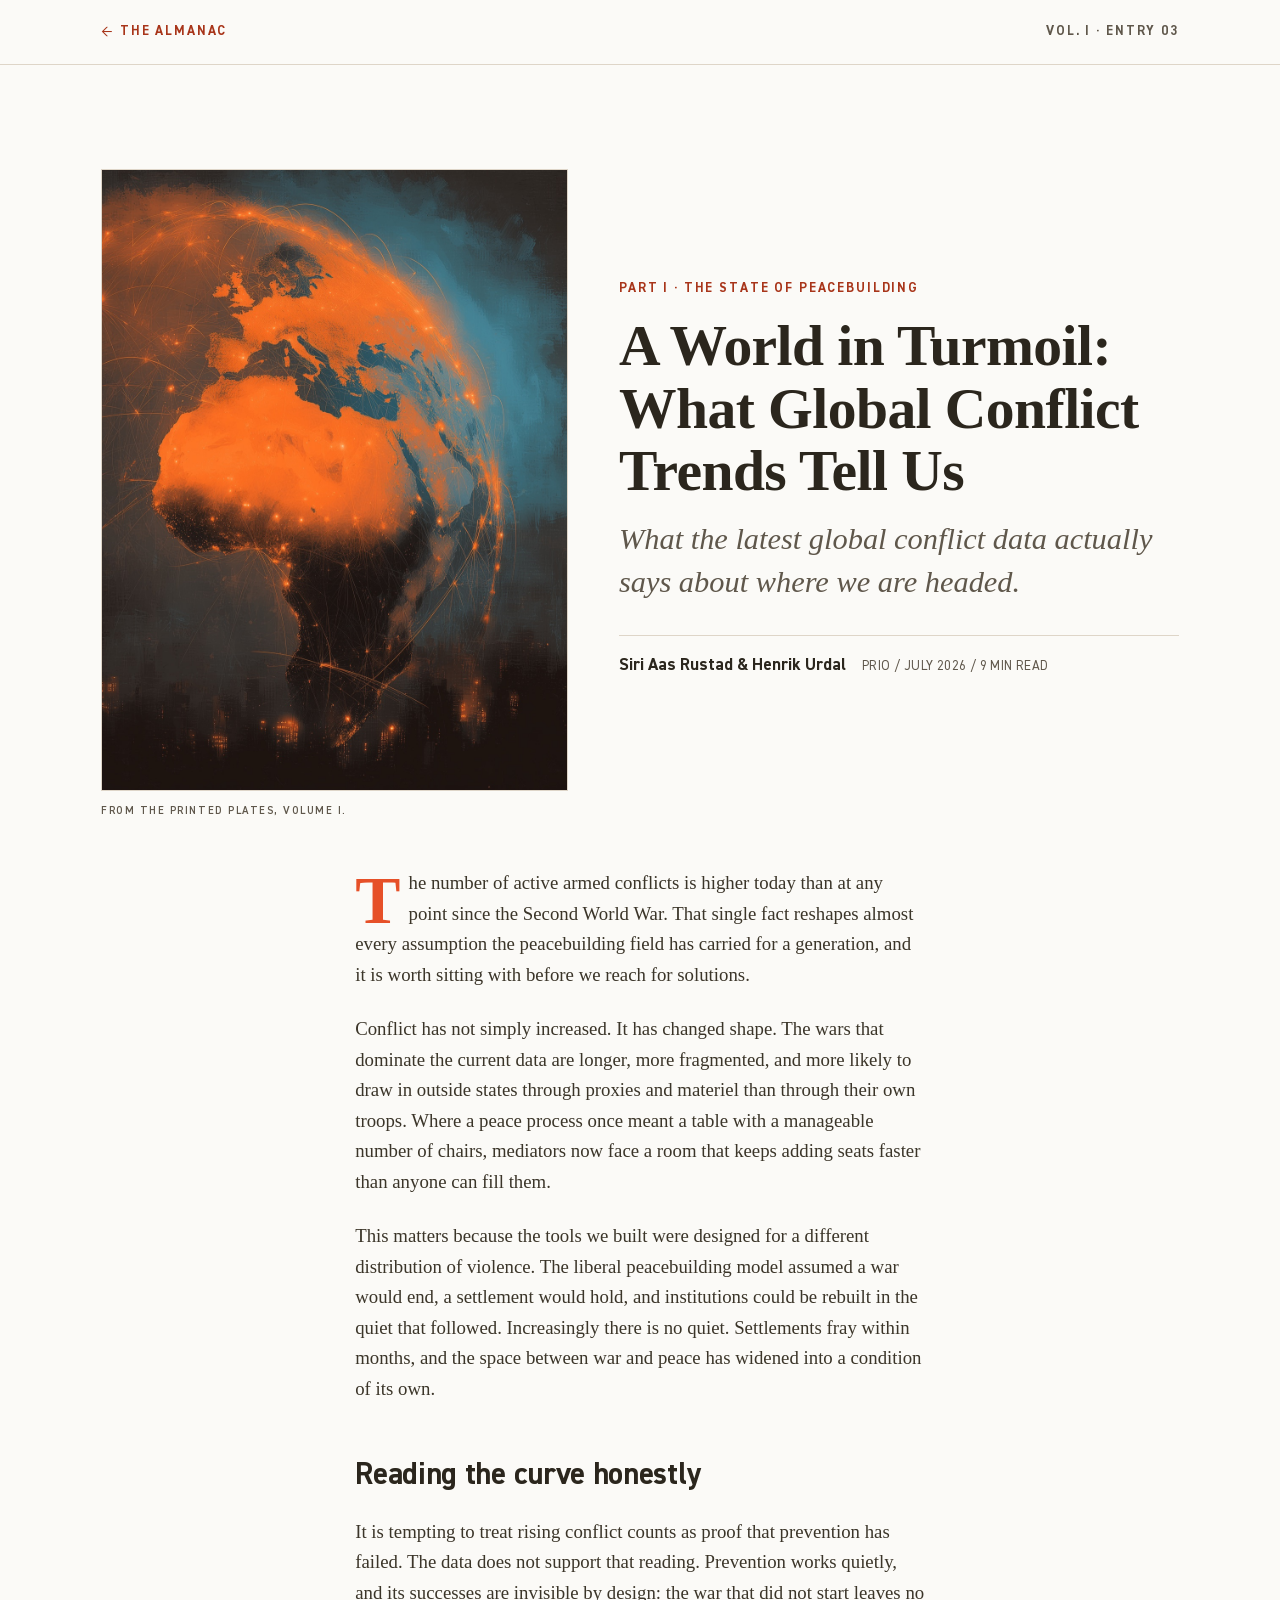
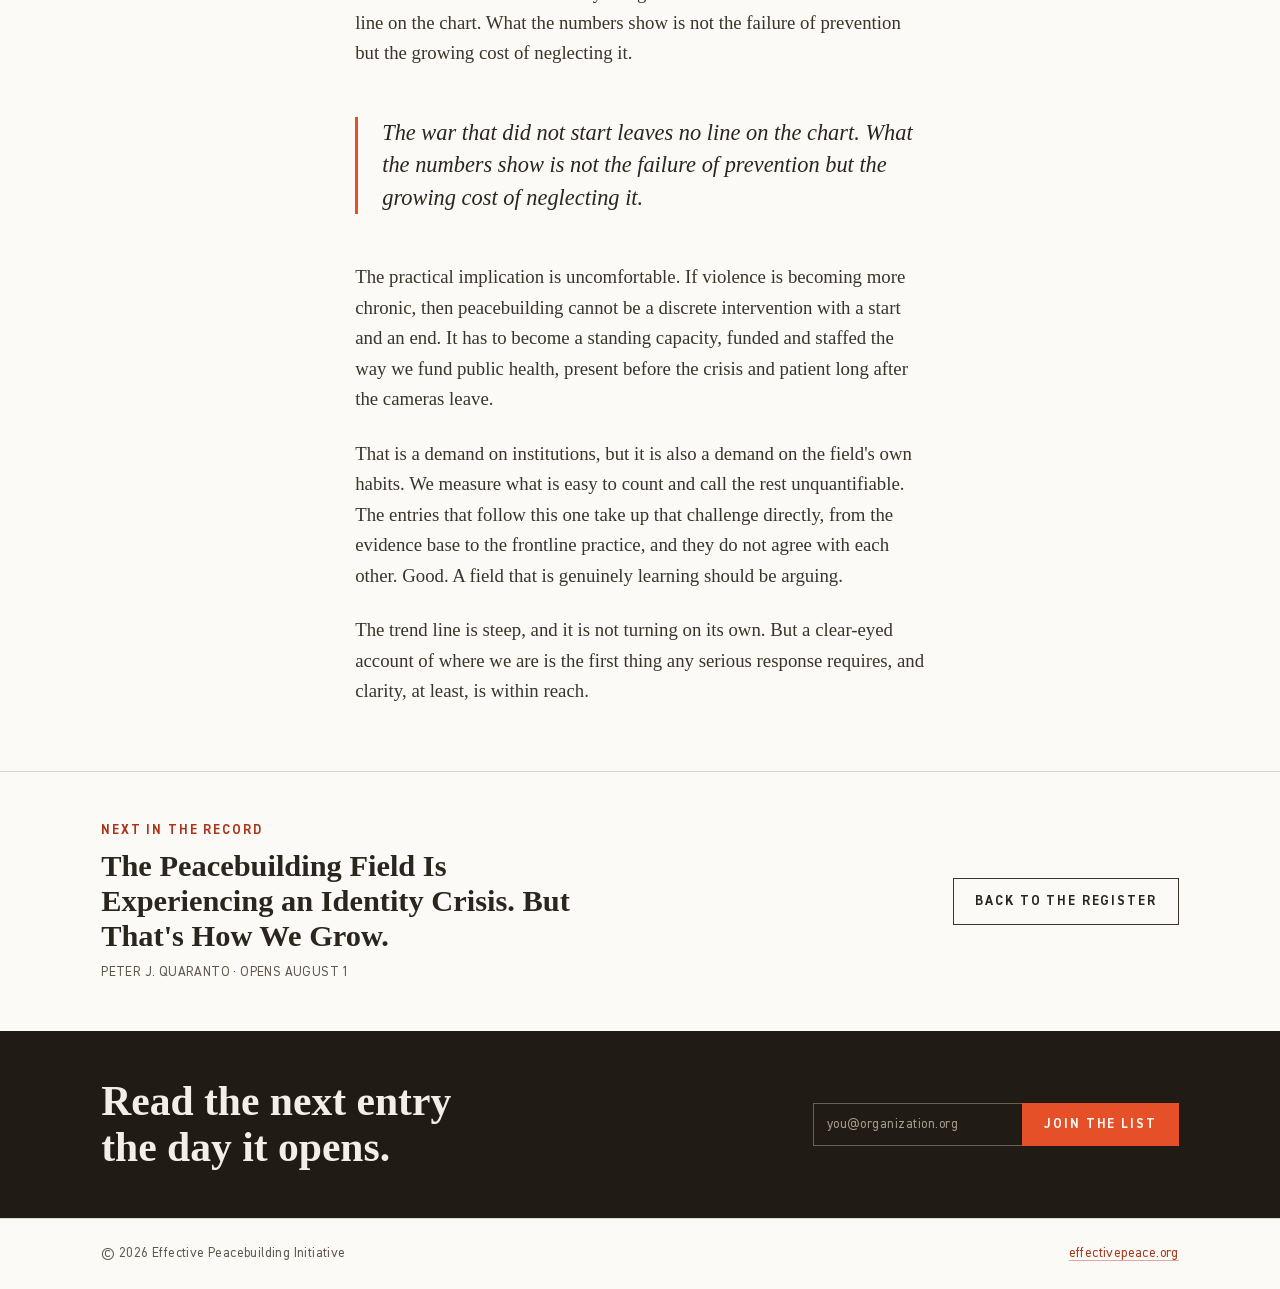
<file: article.html>
<!DOCTYPE html>
<html lang="en">
<head>
<meta charset="UTF-8">
<meta name="viewport" content="width=device-width, initial-scale=1.0">
<meta name="robots" content="noindex">
<title>A World in Turmoil — Global Peace Almanac, Vol. I</title>
<link rel="icon" href="data:image/svg+xml,<svg xmlns='http://www.w3.org/2000/svg' viewBox='0 0 16 16'><rect width='16' height='16' fill='%23E65028'/></svg>">
<link rel="preconnect" href="https://fonts.googleapis.com">
<link rel="preconnect" href="https://fonts.gstatic.com" crossorigin>
<link href="https://fonts.googleapis.com/css2?family=Barlow+Condensed:wght@500;600;700&display=swap" rel="stylesheet">
<link rel="stylesheet" href="css/tokens.css">
<link rel="stylesheet" href="css/shared.css">
<link rel="stylesheet" href="css/article.css">
</head>
<body class="art">

<header class="art-top">
  <div class="container art-top-row">
    <a class="art-back" href="index.html">&larr; The Almanac</a>
    <span class="art-locator" id="a-locator">Vol. I · Entry 03</span>
  </div>
</header>

<main>
  <article>
    <div class="art-intro">
      <header class="art-head">
        <p class="art-part" id="a-part">Part I · The State of Peacebuilding</p>
        <h1 class="art-title" id="a-title">A World in Turmoil: What Global Conflict Trends Tell Us</h1>
        <p class="art-dek" id="a-dek">What the latest global conflict data actually says about where we are headed.</p>
        <div class="art-byline">
          <span class="art-author" id="a-author">Siri Aas Rustad &amp; Henrik Urdal</span>
          <span class="art-meta"><span id="a-affil">PRIO</span> / <span id="a-date">July 2026</span> / 9 min read</span>
        </div>
      </header>

      <figure class="art-figure">
        <img id="a-img" src="assets/hero-network.jpg" alt="Painterly illustration of a network stretched across a globe at night">
        <figcaption>From the printed plates, Volume I.</figcaption>
      </figure>
    </div>

    <div class="container art-body">
      <p class="art-lead">The number of active armed conflicts is higher today than at any point since the Second World War. That single fact reshapes almost every assumption the peacebuilding field has carried for a generation, and it is worth sitting with before we reach for solutions.</p>

      <p>Conflict has not simply increased. It has changed shape. The wars that dominate the current data are longer, more fragmented, and more likely to draw in outside states through proxies and materiel than through their own troops. Where a peace process once meant a table with a manageable number of chairs, mediators now face a room that keeps adding seats faster than anyone can fill them.</p>

      <p>This matters because the tools we built were designed for a different distribution of violence. The liberal peacebuilding model assumed a war would end, a settlement would hold, and institutions could be rebuilt in the quiet that followed. Increasingly there is no quiet. Settlements fray within months, and the space between war and peace has widened into a condition of its own.</p>

      <h2 class="art-h2">Reading the curve honestly</h2>

      <p>It is tempting to treat rising conflict counts as proof that prevention has failed. The data does not support that reading. Prevention works quietly, and its successes are invisible by design: the war that did not start leaves no line on the chart. What the numbers show is not the failure of prevention but the growing cost of neglecting it.</p>

      <blockquote class="art-quote">
        <p>The war that did not start leaves no line on the chart. What the numbers show is not the failure of prevention but the growing cost of neglecting it.</p>
      </blockquote>

      <p>The practical implication is uncomfortable. If violence is becoming more chronic, then peacebuilding cannot be a discrete intervention with a start and an end. It has to become a standing capacity, funded and staffed the way we fund public health, present before the crisis and patient long after the cameras leave.</p>

      <p>That is a demand on institutions, but it is also a demand on the field's own habits. We measure what is easy to count and call the rest unquantifiable. The entries that follow this one take up that challenge directly, from the evidence base to the frontline practice, and they do not agree with each other. Good. A field that is genuinely learning should be arguing.</p>

      <p>The trend line is steep, and it is not turning on its own. But a clear-eyed account of where we are is the first thing any serious response requires, and clarity, at least, is within reach.</p>
    </div>
  </article>

  <!-- next in the record -->
  <section class="art-next">
    <div class="container art-next-row">
      <div>
        <p class="art-next-label">Next in the record</p>
        <p class="art-next-title">The Peacebuilding Field Is Experiencing an Identity Crisis. But That's How We Grow.</p>
        <p class="art-next-meta">Peter J. Quaranto · Opens August 1</p>
      </div>
      <a class="btn btn--ghost" href="index.html">Back to the register</a>
    </div>
  </section>

  <!-- subscribe hook -->
  <section class="art-sub">
    <div class="container art-sub-in">
      <h2 class="art-sub-head">Read the next entry the day it opens.</h2>
      <form class="capture" data-capture data-done="You're on the list.">
        <label class="visually-hidden" for="cap-art">Email address</label>
        <input id="cap-art" type="email" placeholder="you@organization.org" required>
        <button class="btn btn--signal" type="submit">Join the list</button>
      </form>
    </div>
  </section>
</main>

<footer class="art-foot">
  <div class="container art-foot-row">
    <span>© 2026 Effective Peacebuilding Initiative</span>
    <a href="https://www.effectivepeace.org">effectivepeace.org</a>
  </div>
</footer>

<script>
(function () {
  var DATA = {
    '01': {
      part: 'Part I · The State of Peacebuilding',
      title: "The Liberal Peace Is Dead. What's Replacing It?",
      dek: 'Why the postwar template for peace lost its authority, and what is taking its place.',
      author: 'Roger Mac Ginty', affil: 'Durham University', date: 'May 2026',
      img: 'assets/hero-teapot.jpg'
    },
    '02': {
      part: 'Part I · The State of Peacebuilding',
      title: 'New Peacemakers and Old International Institutions',
      dek: 'The rising actors reshaping mediation while old institutions struggle to keep up.',
      author: 'Richard Gowan', affil: 'International Crisis Group', date: 'June 2026',
      img: 'assets/cover-vol1.jpg'
    },
    '03': {
      part: 'Part I · The State of Peacebuilding',
      title: 'A World in Turmoil: What Global Conflict Trends Tell Us',
      dek: 'What the latest global conflict data actually says about where we are headed.',
      author: 'Siri Aas Rustad & Henrik Urdal', affil: 'PRIO', date: 'July 2026',
      img: 'assets/hero-network.jpg'
    }
  };
  var id = new URLSearchParams(location.search).get('id');
  var d = DATA[id];
  if (d) {
    var set = function (elId, val) { var el = document.getElementById(elId); if (el) el.textContent = val; };
    set('a-part', d.part);
    set('a-title', d.title);
    set('a-dek', d.dek);
    set('a-author', d.author);
    set('a-affil', d.affil);
    set('a-date', d.date);
    set('a-locator', 'Vol. I · Entry ' + id);
    var img = document.getElementById('a-img');
    if (img) img.src = d.img;
    document.title = d.title + ' — Global Peace Almanac, Vol. I';
  }

  // email capture (prototype: no backend)
  document.querySelectorAll('form[data-capture]').forEach(function (form) {
    form.addEventListener('submit', function (ev) {
      ev.preventDefault();
      var input = form.querySelector('input[type="email"]');
      if (!input || !input.value || !input.checkValidity()) { if (input) input.reportValidity(); return; }
      var done = document.createElement('p');
      done.className = 'capture-done';
      done.setAttribute('role', 'status');
      done.textContent = form.dataset.done || "You're on the list.";
      form.replaceWith(done);
    });
  });
})();
</script>
</body>
</html>
</file>
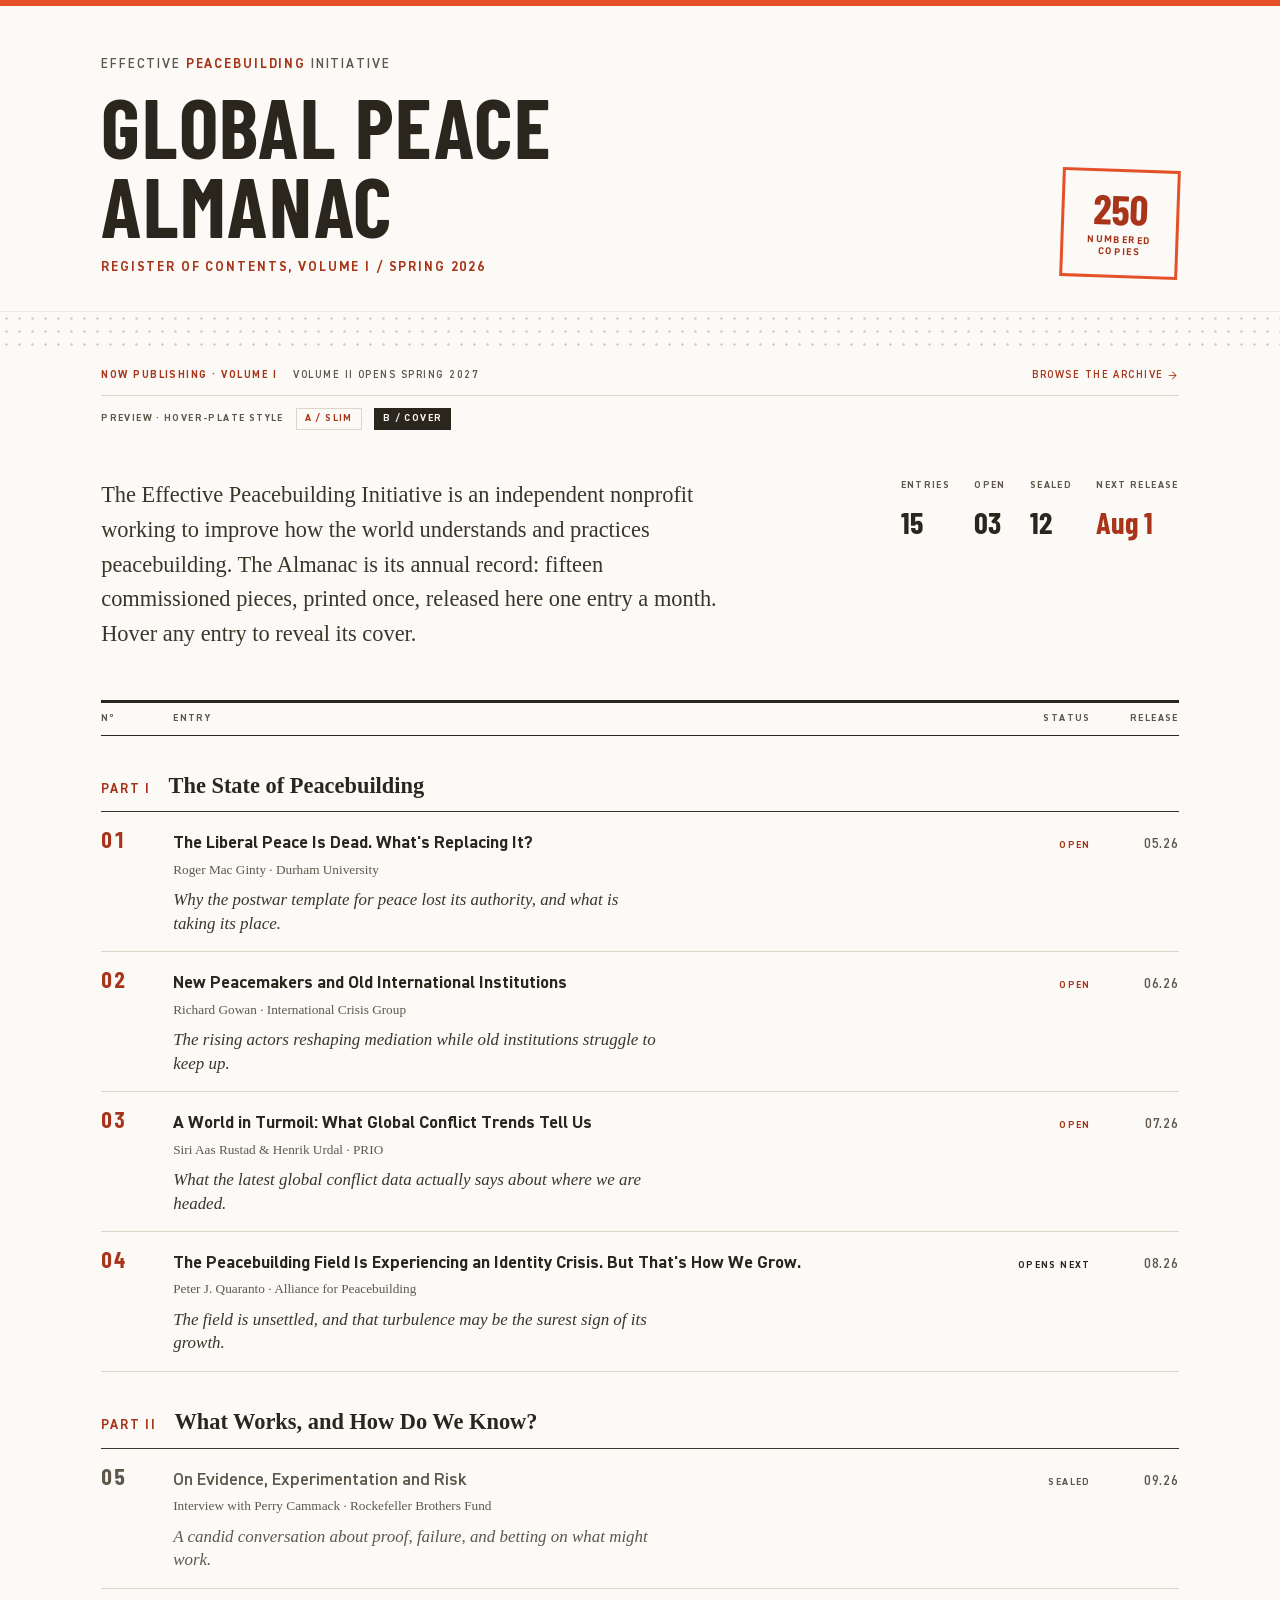
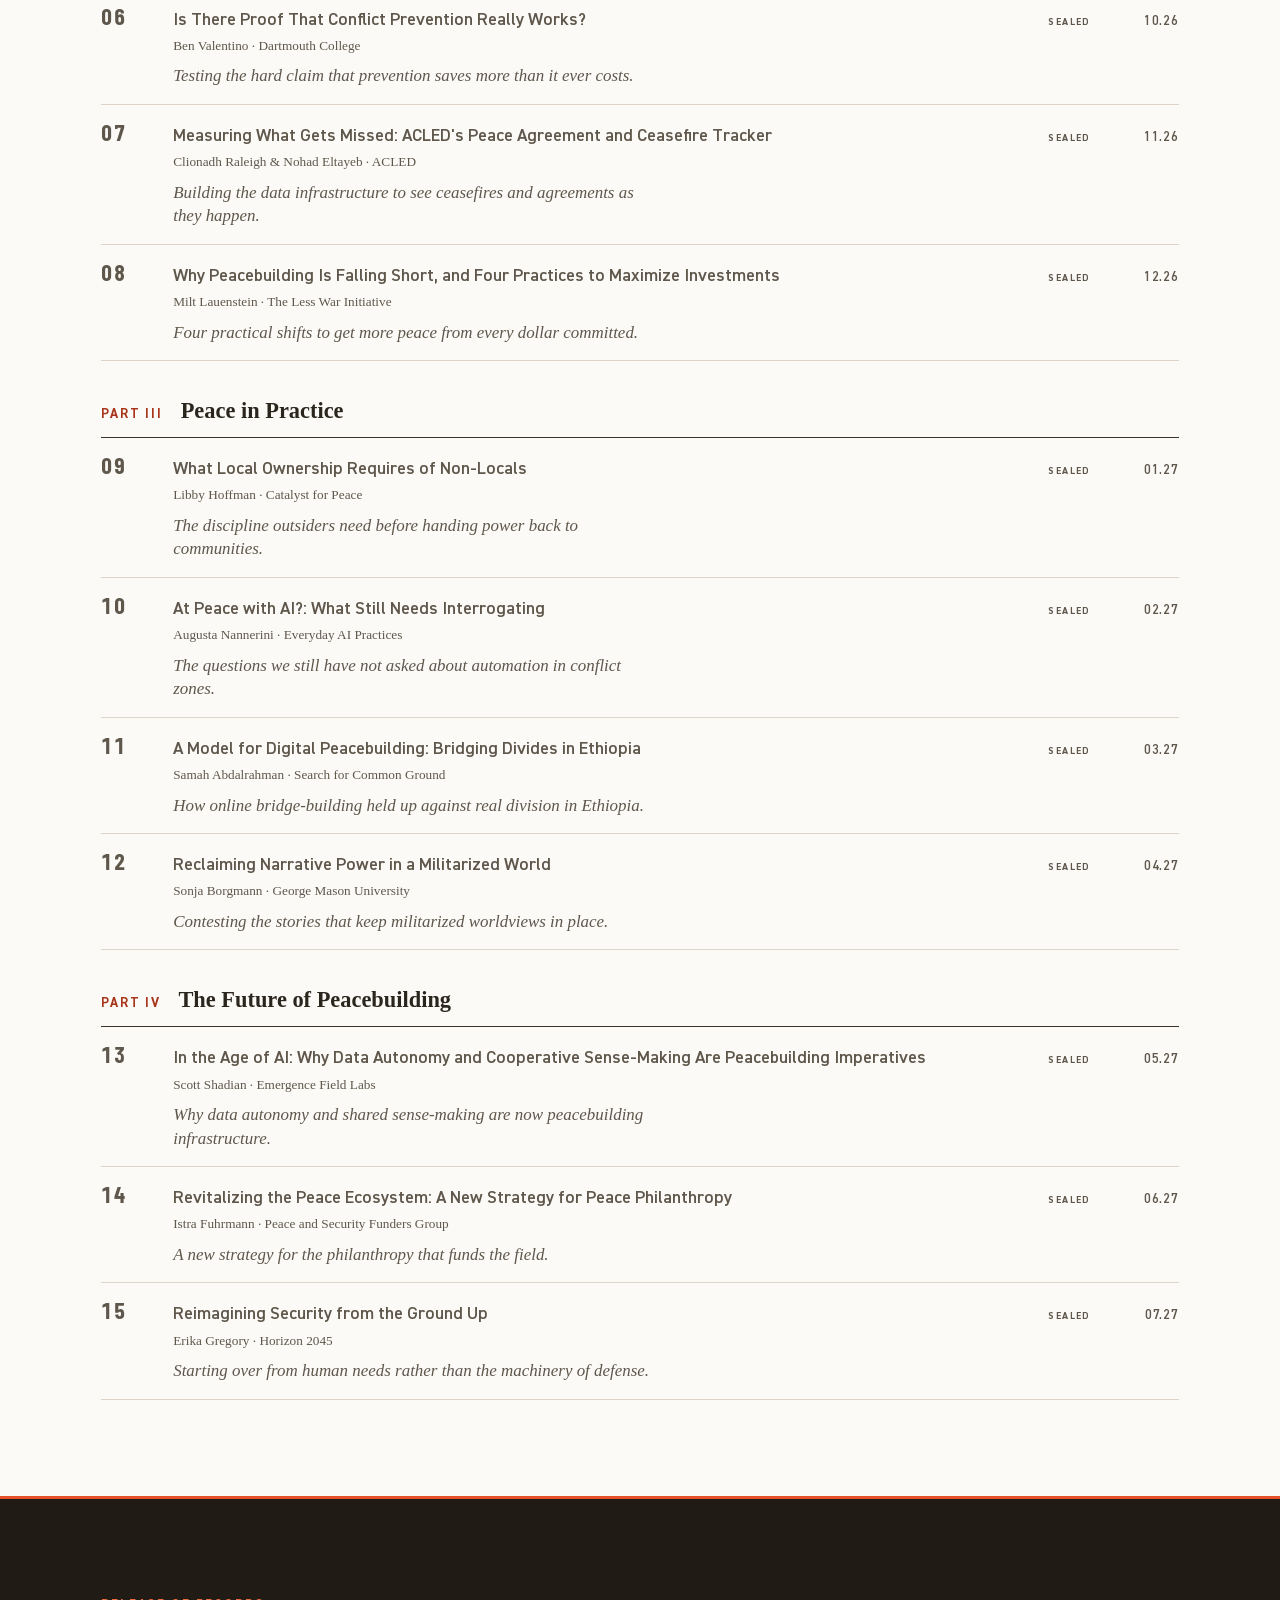
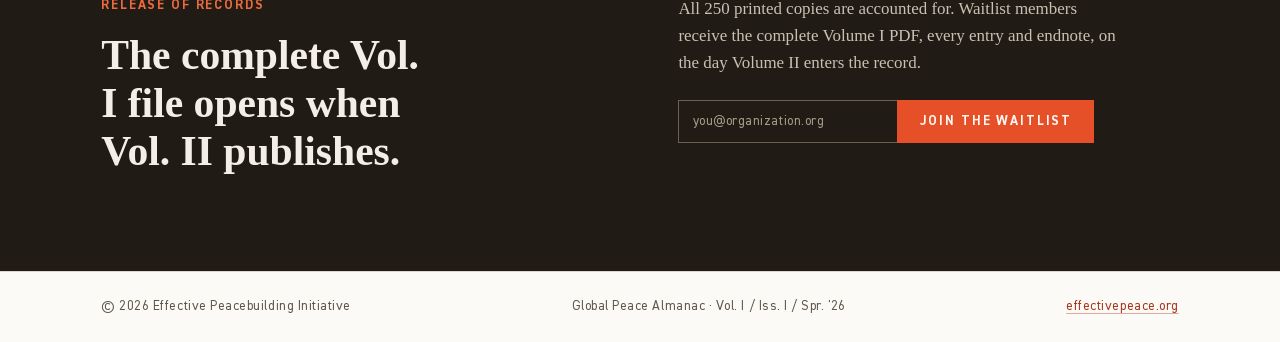
<file: index-b.html>
<!DOCTYPE html>
<html lang="en">
<head>
<meta charset="UTF-8">
<meta name="viewport" content="width=device-width, initial-scale=1.0">
<meta name="robots" content="noindex">
<title>Global Peace Almanac — Vol. I · Concept: Ledger III</title>
<link rel="icon" href="data:image/svg+xml,<svg xmlns='http://www.w3.org/2000/svg' viewBox='0 0 16 16'><rect width='16' height='16' fill='%23E65028'/></svg>">
<link rel="preconnect" href="https://fonts.googleapis.com">
<link rel="preconnect" href="https://fonts.gstatic.com" crossorigin>
<link href="https://fonts.googleapis.com/css2?family=Barlow+Condensed:wght@500;600;700&display=swap" rel="stylesheet">
<link rel="stylesheet" href="css/tokens.css">
<link rel="stylesheet" href="css/shared.css">
<link rel="stylesheet" href="css/ledger2.css">
<link rel="stylesheet" href="css/ledger3.css">
</head>
<body class="ledger ledger3 plate-b">

<header class="reg-head">
  <div class="container reg-head-row">
    <div>
      <p class="reg-issuer">Effective <strong>Peacebuilding</strong> Initiative</p>
      <h1 class="reg-title">Global Peace<br>Almanac</h1>
      <p class="reg-subtitle">Register of contents, Volume I / Spring 2026</p>
    </div>
    <div class="reg-stamp" aria-label="Edition of 250 numbered copies">
      <span class="reg-stamp-no">250</span>
      <span class="reg-stamp-label">Numbered<br>copies</span>
    </div>
  </div>
  <div class="reg-band dot-grid" aria-hidden="true"></div>
</header>

<div class="container">
  <div class="lg-edstrip">
    <span class="now">Now publishing · Volume I</span>
    <span>Volume II opens Spring 2027</span>
    <a href="#">Browse the archive &rarr;</a>
  </div>
  <p class="lg-previewbar" role="note">
    <span class="lg-previewbar-label">Preview · hover-plate style</span>
    <a href="index.html">A / Slim</a>
    <a href="index-b.html" class="is-cur">B / Cover</a>
  </p>
</div>

<main>
  <!-- ===== Standing statement ===== -->
  <section class="reg-mission container">
    <p class="reg-mission-text">The Effective Peacebuilding Initiative is an independent nonprofit working to improve how the world understands and practices peacebuilding. The Almanac is its annual record: fifteen commissioned pieces, printed once, released here one entry a month. Hover any entry to reveal its cover.</p>
    <dl class="reg-facts">
      <div><dt>Entries</dt><dd>15</dd></div>
      <div><dt>Open</dt><dd>03</dd></div>
      <div><dt>Sealed</dt><dd>12</dd></div>
      <div><dt>Next release</dt><dd>Aug 1</dd></div>
    </dl>
  </section>

  <!-- ===== Register ===== -->
  <section class="register container">
    <div class="lg-register" aria-label="Register of contents">
      <div class="lg-cols" aria-hidden="true">
        <span>Nº</span><span>Entry</span><span>Status</span><span>Release</span>
      </div>

      <p class="lg-part"><span class="lg-part-no">Part I</span> The State of Peacebuilding</p>

      <a class="lg-row is-open" href="article.html?id=01">
        <div class="lg-row-line reveal">
          <span class="lg-no">01</span>
          <div class="lg-main">
            <span class="lg-title">The Liberal Peace Is Dead. What's Replacing It?</span>
            <span class="lg-author">Roger Mac Ginty · Durham University</span>
            <span class="lg-desc">Why the postwar template for peace lost its authority, and what is taking its place.</span>
          </div>
          <span class="lg-status st-live">Open</span>
          <span class="lg-date">05.26</span>
        </div>
        <div class="lg-reveal"><div class="lg-reveal-in">
          <div class="lg-plate">
            <span class="lg-plate-img"><img src="assets/hero-teapot.jpg" alt="Cover plate, entry 01"><span class="lg-plate-cover"><span class="lg-plate-title">The Liberal Peace Is Dead. What's Replacing It?</span><span class="lg-plate-author">Roger Mac Ginty</span></span></span>
            <span class="lg-plate-body"><span class="lg-plate-cue">Read the full entry &rarr;</span></span>
          </div>
        </div></div>
      </a>

      <a class="lg-row is-open" href="article.html?id=02">
        <div class="lg-row-line reveal">
          <span class="lg-no">02</span>
          <div class="lg-main">
            <span class="lg-title">New Peacemakers and Old International Institutions</span>
            <span class="lg-author">Richard Gowan · International Crisis Group</span>
            <span class="lg-desc">The rising actors reshaping mediation while old institutions struggle to keep up.</span>
          </div>
          <span class="lg-status st-live">Open</span>
          <span class="lg-date">06.26</span>
        </div>
        <div class="lg-reveal"><div class="lg-reveal-in">
          <div class="lg-plate">
            <span class="lg-plate-img"><img src="assets/cover-vol1.jpg" alt="Cover plate, entry 02"><span class="lg-plate-cover"><span class="lg-plate-title">New Peacemakers and Old International Institutions</span><span class="lg-plate-author">Richard Gowan</span></span></span>
            <span class="lg-plate-body"><span class="lg-plate-cue">Read the full entry &rarr;</span></span>
          </div>
        </div></div>
      </a>

      <a class="lg-row is-open" href="article.html?id=03">
        <div class="lg-row-line reveal">
          <span class="lg-no">03</span>
          <div class="lg-main">
            <span class="lg-title">A World in Turmoil: What Global Conflict Trends Tell Us</span>
            <span class="lg-author">Siri Aas Rustad &amp; Henrik Urdal · PRIO</span>
            <span class="lg-desc">What the latest global conflict data actually says about where we are headed.</span>
          </div>
          <span class="lg-status st-live">Open</span>
          <span class="lg-date">07.26</span>
        </div>
        <div class="lg-reveal"><div class="lg-reveal-in">
          <div class="lg-plate">
            <span class="lg-plate-img"><img src="assets/hero-network.jpg" alt="Cover plate, entry 03"><span class="lg-plate-cover"><span class="lg-plate-title">A World in Turmoil: What Global Conflict Trends Tell Us</span><span class="lg-plate-author">Siri Aas Rustad &amp; Henrik Urdal</span></span></span>
            <span class="lg-plate-body"><span class="lg-plate-cue">Read the full entry &rarr;</span></span>
          </div>
        </div></div>
      </a>

      <div class="lg-row is-next">
        <div class="lg-row-line reveal">
          <span class="lg-no">04</span>
          <div class="lg-main">
            <span class="lg-title">The Peacebuilding Field Is Experiencing an Identity Crisis. But That's How We Grow.</span>
            <span class="lg-author">Peter J. Quaranto · Alliance for Peacebuilding</span>
            <span class="lg-desc">The field is unsettled, and that turbulence may be the surest sign of its growth.</span>
          </div>
          <span class="lg-status st-next">Opens next</span>
          <span class="lg-date">08.26</span>
        </div>
        <div class="lg-reveal"><div class="lg-reveal-in">
          <div class="lg-plate">
            <span class="lg-plate-img"><span class="lg-plate-seal">Opens next</span><img src="assets/dove.jpg" alt="Cover plate, entry 04"><span class="lg-plate-cover"><span class="lg-plate-title">The Peacebuilding Field Is Experiencing an Identity Crisis. But That's How We Grow.</span><span class="lg-plate-author">Peter J. Quaranto</span></span></span>
            <span class="lg-plate-body"><span class="lg-plate-cue">Opens next &middot; Aug 1</span></span>
          </div>
        </div></div>
      </div>

      <p class="lg-part"><span class="lg-part-no">Part II</span> What Works, and How Do We Know?</p>

      <div class="lg-row is-sealed">
        <div class="lg-row-line reveal">
          <span class="lg-no">05</span>
          <div class="lg-main">
            <span class="lg-title">On Evidence, Experimentation and Risk</span>
            <span class="lg-author">Interview with Perry Cammack · Rockefeller Brothers Fund</span>
            <span class="lg-desc">A candid conversation about proof, failure, and betting on what might work.</span>
          </div>
          <span class="lg-status st-sealed">Sealed</span>
          <span class="lg-date">09.26</span>
        </div>
        <div class="lg-reveal"><div class="lg-reveal-in">
          <div class="lg-plate">
            <span class="lg-plate-img"><span class="lg-plate-seal">Sealed</span><img src="assets/dove-night.jpg" alt="Veiled cover plate, entry 05"><span class="lg-plate-cover"><span class="lg-plate-title">On Evidence, Experimentation and Risk</span><span class="lg-plate-author">Interview with Perry Cammack</span></span></span>
            <span class="lg-plate-body"><span class="lg-plate-cue">Sealed &middot; Opens 09.26</span></span>
          </div>
        </div></div>
      </div>

      <div class="lg-row is-sealed">
        <div class="lg-row-line reveal">
          <span class="lg-no">06</span>
          <div class="lg-main">
            <span class="lg-title">Is There Proof That Conflict Prevention Really Works?</span>
            <span class="lg-author">Ben Valentino · Dartmouth College</span>
            <span class="lg-desc">Testing the hard claim that prevention saves more than it ever costs.</span>
          </div>
          <span class="lg-status st-sealed">Sealed</span>
          <span class="lg-date">10.26</span>
        </div>
        <div class="lg-reveal"><div class="lg-reveal-in">
          <div class="lg-plate">
            <span class="lg-plate-img"><span class="lg-plate-seal">Sealed</span><img src="assets/hero-bonfire.jpg" alt="Veiled cover plate, entry 06"><span class="lg-plate-cover"><span class="lg-plate-title">Is There Proof That Conflict Prevention Really Works?</span><span class="lg-plate-author">Ben Valentino</span></span></span>
            <span class="lg-plate-body"><span class="lg-plate-cue">Sealed &middot; Opens 10.26</span></span>
          </div>
        </div></div>
      </div>

      <div class="lg-row is-sealed">
        <div class="lg-row-line reveal">
          <span class="lg-no">07</span>
          <div class="lg-main">
            <span class="lg-title">Measuring What Gets Missed: ACLED's Peace Agreement and Ceasefire Tracker</span>
            <span class="lg-author">Clionadh Raleigh &amp; Nohad Eltayeb · ACLED</span>
            <span class="lg-desc">Building the data infrastructure to see ceasefires and agreements as they happen.</span>
          </div>
          <span class="lg-status st-sealed">Sealed</span>
          <span class="lg-date">11.26</span>
        </div>
        <div class="lg-reveal"><div class="lg-reveal-in">
          <div class="lg-plate">
            <span class="lg-plate-img"><span class="lg-plate-seal">Sealed</span><img src="assets/hero-earth-code.jpg" alt="Veiled cover plate, entry 07"><span class="lg-plate-cover"><span class="lg-plate-title">Measuring What Gets Missed: ACLED's Peace Agreement and Ceasefire Tracker</span><span class="lg-plate-author">Clionadh Raleigh &amp; Nohad Eltayeb</span></span></span>
            <span class="lg-plate-body"><span class="lg-plate-cue">Sealed &middot; Opens 11.26</span></span>
          </div>
        </div></div>
      </div>

      <div class="lg-row is-sealed">
        <div class="lg-row-line reveal">
          <span class="lg-no">08</span>
          <div class="lg-main">
            <span class="lg-title">Why Peacebuilding Is Falling Short, and Four Practices to Maximize Investments</span>
            <span class="lg-author">Milt Lauenstein · The Less War Initiative</span>
            <span class="lg-desc">Four practical shifts to get more peace from every dollar committed.</span>
          </div>
          <span class="lg-status st-sealed">Sealed</span>
          <span class="lg-date">12.26</span>
        </div>
        <div class="lg-reveal"><div class="lg-reveal-in">
          <div class="lg-plate">
            <span class="lg-plate-img"><span class="lg-plate-seal">Sealed</span><img src="assets/cover-horizon.jpg" alt="Veiled cover plate, entry 08"><span class="lg-plate-cover"><span class="lg-plate-title">Why Peacebuilding Is Falling Short, and Four Practices to Maximize Investments</span><span class="lg-plate-author">Milt Lauenstein</span></span></span>
            <span class="lg-plate-body"><span class="lg-plate-cue">Sealed &middot; Opens 12.26</span></span>
          </div>
        </div></div>
      </div>

      <p class="lg-part"><span class="lg-part-no">Part III</span> Peace in Practice</p>

      <div class="lg-row is-sealed">
        <div class="lg-row-line reveal">
          <span class="lg-no">09</span>
          <div class="lg-main">
            <span class="lg-title">What Local Ownership Requires of Non-Locals</span>
            <span class="lg-author">Libby Hoffman · Catalyst for Peace</span>
            <span class="lg-desc">The discipline outsiders need before handing power back to communities.</span>
          </div>
          <span class="lg-status st-sealed">Sealed</span>
          <span class="lg-date">01.27</span>
        </div>
        <div class="lg-reveal"><div class="lg-reveal-in">
          <div class="lg-plate">
            <span class="lg-plate-img"><span class="lg-plate-seal">Sealed</span><img src="assets/dove.jpg" alt="Veiled cover plate, entry 09"><span class="lg-plate-cover"><span class="lg-plate-title">What Local Ownership Requires of Non-Locals</span><span class="lg-plate-author">Libby Hoffman</span></span></span>
            <span class="lg-plate-body"><span class="lg-plate-cue">Sealed &middot; Opens 01.27</span></span>
          </div>
        </div></div>
      </div>

      <div class="lg-row is-sealed">
        <div class="lg-row-line reveal">
          <span class="lg-no">10</span>
          <div class="lg-main">
            <span class="lg-title">At Peace with AI?: What Still Needs Interrogating</span>
            <span class="lg-author">Augusta Nannerini · Everyday AI Practices</span>
            <span class="lg-desc">The questions we still have not asked about automation in conflict zones.</span>
          </div>
          <span class="lg-status st-sealed">Sealed</span>
          <span class="lg-date">02.27</span>
        </div>
        <div class="lg-reveal"><div class="lg-reveal-in">
          <div class="lg-plate">
            <span class="lg-plate-img"><span class="lg-plate-seal">Sealed</span><img src="assets/hero-earth-code.jpg" alt="Veiled cover plate, entry 10"><span class="lg-plate-cover"><span class="lg-plate-title">At Peace with AI?: What Still Needs Interrogating</span><span class="lg-plate-author">Augusta Nannerini</span></span></span>
            <span class="lg-plate-body"><span class="lg-plate-cue">Sealed &middot; Opens 02.27</span></span>
          </div>
        </div></div>
      </div>

      <div class="lg-row is-sealed">
        <div class="lg-row-line reveal">
          <span class="lg-no">11</span>
          <div class="lg-main">
            <span class="lg-title">A Model for Digital Peacebuilding: Bridging Divides in Ethiopia</span>
            <span class="lg-author">Samah Abdalrahman · Search for Common Ground</span>
            <span class="lg-desc">How online bridge-building held up against real division in Ethiopia.</span>
          </div>
          <span class="lg-status st-sealed">Sealed</span>
          <span class="lg-date">03.27</span>
        </div>
        <div class="lg-reveal"><div class="lg-reveal-in">
          <div class="lg-plate">
            <span class="lg-plate-img"><span class="lg-plate-seal">Sealed</span><img src="assets/cover-horizon.jpg" alt="Veiled cover plate, entry 11"><span class="lg-plate-cover"><span class="lg-plate-title">A Model for Digital Peacebuilding: Bridging Divides in Ethiopia</span><span class="lg-plate-author">Samah Abdalrahman</span></span></span>
            <span class="lg-plate-body"><span class="lg-plate-cue">Sealed &middot; Opens 03.27</span></span>
          </div>
        </div></div>
      </div>

      <div class="lg-row is-sealed">
        <div class="lg-row-line reveal">
          <span class="lg-no">12</span>
          <div class="lg-main">
            <span class="lg-title">Reclaiming Narrative Power in a Militarized World</span>
            <span class="lg-author">Sonja Borgmann · George Mason University</span>
            <span class="lg-desc">Contesting the stories that keep militarized worldviews in place.</span>
          </div>
          <span class="lg-status st-sealed">Sealed</span>
          <span class="lg-date">04.27</span>
        </div>
        <div class="lg-reveal"><div class="lg-reveal-in">
          <div class="lg-plate">
            <span class="lg-plate-img"><span class="lg-plate-seal">Sealed</span><img src="assets/hero-bonfire.jpg" alt="Veiled cover plate, entry 12"><span class="lg-plate-cover"><span class="lg-plate-title">Reclaiming Narrative Power in a Militarized World</span><span class="lg-plate-author">Sonja Borgmann</span></span></span>
            <span class="lg-plate-body"><span class="lg-plate-cue">Sealed &middot; Opens 04.27</span></span>
          </div>
        </div></div>
      </div>

      <p class="lg-part"><span class="lg-part-no">Part IV</span> The Future of Peacebuilding</p>

      <div class="lg-row is-sealed">
        <div class="lg-row-line reveal">
          <span class="lg-no">13</span>
          <div class="lg-main">
            <span class="lg-title">In the Age of AI: Why Data Autonomy and Cooperative Sense-Making Are Peacebuilding Imperatives</span>
            <span class="lg-author">Scott Shadian · Emergence Field Labs</span>
            <span class="lg-desc">Why data autonomy and shared sense-making are now peacebuilding infrastructure.</span>
          </div>
          <span class="lg-status st-sealed">Sealed</span>
          <span class="lg-date">05.27</span>
        </div>
        <div class="lg-reveal"><div class="lg-reveal-in">
          <div class="lg-plate">
            <span class="lg-plate-img"><span class="lg-plate-seal">Sealed</span><img src="assets/hero-earth-code.jpg" alt="Veiled cover plate, entry 13"><span class="lg-plate-cover"><span class="lg-plate-title">In the Age of AI: Why Data Autonomy and Cooperative Sense-Making Are Peacebuilding Imperatives</span><span class="lg-plate-author">Scott Shadian</span></span></span>
            <span class="lg-plate-body"><span class="lg-plate-cue">Sealed &middot; Opens 05.27</span></span>
          </div>
        </div></div>
      </div>

      <div class="lg-row is-sealed">
        <div class="lg-row-line reveal">
          <span class="lg-no">14</span>
          <div class="lg-main">
            <span class="lg-title">Revitalizing the Peace Ecosystem: A New Strategy for Peace Philanthropy</span>
            <span class="lg-author">Istra Fuhrmann · Peace and Security Funders Group</span>
            <span class="lg-desc">A new strategy for the philanthropy that funds the field.</span>
          </div>
          <span class="lg-status st-sealed">Sealed</span>
          <span class="lg-date">06.27</span>
        </div>
        <div class="lg-reveal"><div class="lg-reveal-in">
          <div class="lg-plate">
            <span class="lg-plate-img"><span class="lg-plate-seal">Sealed</span><img src="assets/cover-horizon.jpg" alt="Veiled cover plate, entry 14"><span class="lg-plate-cover"><span class="lg-plate-title">Revitalizing the Peace Ecosystem: A New Strategy for Peace Philanthropy</span><span class="lg-plate-author">Istra Fuhrmann</span></span></span>
            <span class="lg-plate-body"><span class="lg-plate-cue">Sealed &middot; Opens 06.27</span></span>
          </div>
        </div></div>
      </div>

      <div class="lg-row is-sealed">
        <div class="lg-row-line reveal">
          <span class="lg-no">15</span>
          <div class="lg-main">
            <span class="lg-title">Reimagining Security from the Ground Up</span>
            <span class="lg-author">Erika Gregory · Horizon 2045</span>
            <span class="lg-desc">Starting over from human needs rather than the machinery of defense.</span>
          </div>
          <span class="lg-status st-sealed">Sealed</span>
          <span class="lg-date">07.27</span>
        </div>
        <div class="lg-reveal"><div class="lg-reveal-in">
          <div class="lg-plate">
            <span class="lg-plate-img"><span class="lg-plate-seal">Sealed</span><img src="assets/dove-night.jpg" alt="Veiled cover plate, entry 15"><span class="lg-plate-cover"><span class="lg-plate-title">Reimagining Security from the Ground Up</span><span class="lg-plate-author">Erika Gregory</span></span></span>
            <span class="lg-plate-body"><span class="lg-plate-cue">Sealed &middot; Opens 07.27</span></span>
          </div>
        </div></div>
      </div>
    </div>
  </section>

  <!-- ===== Release / waitlist (dark) ===== -->
  <section class="reg-release" id="waitlist">
    <div class="container reg-release-grid">
      <div>
        <p class="eyebrow reg-release-eyebrow">Release of records</p>
        <h2 class="reg-release-head">The complete Vol. I file opens when Vol. II publishes.</h2>
      </div>
      <div>
        <p class="reg-release-copy">All 250 printed copies are accounted for. Waitlist members receive the complete Volume I PDF, every entry and endnote, on the day Volume II enters the record.</p>
        <form class="capture" data-capture data-done="You're on the Vol. II list.">
          <label class="visually-hidden" for="cap-waitlist">Email address</label>
          <input id="cap-waitlist" type="email" placeholder="you@organization.org" required>
          <button class="btn btn--signal" type="submit">Join the waitlist</button>
        </form>
      </div>
    </div>
  </section>
</main>

<footer class="reg-foot">
  <div class="container reg-foot-row">
    <span>© 2026 Effective Peacebuilding Initiative</span>
    <span>Global Peace Almanac · Vol. I / Iss. I / Spr. '26</span>
    <a href="https://www.effectivepeace.org">effectivepeace.org</a>
  </div>
</footer>

<script src="js/site.js"></script>
</body>
</html>
</file>
<file: css/tokens.css>
/* ============================================================
   Global Peace Almanac — design tokens
   Source: Config Docs/gpa-design-tokens.md (v1, sampled from
   EPI_GPA_160626_FinalPrint.pdf). Durable layer + Vol. I signal.
   ============================================================ */

/* ---- DIN 2014 (self-hosted, repo webfonts) ---- */
@font-face {
  font-family: 'DIN 2014';
  src: url('../fonts/DIN2014-Light.woff') format('woff');
  font-weight: 300;
  font-style: normal;
  font-display: swap;
}
@font-face {
  font-family: 'DIN 2014';
  src: url('../fonts/DIN2014-Regular.woff') format('woff');
  font-weight: 400;
  font-style: normal;
  font-display: swap;
}
@font-face {
  font-family: 'DIN 2014';
  src: url('../fonts/DIN2014-Italic.woff') format('woff');
  font-weight: 400;
  font-style: italic;
  font-display: swap;
}
@font-face {
  font-family: 'DIN 2014';
  src: url('../fonts/DIN2014-DemiBold.woff') format('woff');
  font-weight: 600;
  font-style: normal;
  font-display: swap;
}
@font-face {
  font-family: 'DIN 2014';
  src: url('../fonts/DIN2014-Bold.woff') format('woff');
  font-weight: 700;
  font-style: normal;
  font-display: swap;
}
@font-face {
  font-family: 'DIN 2014';
  src: url('../fonts/DIN2014-ExtraBold.woff') format('woff');
  font-weight: 800;
  font-style: normal;
  font-display: swap;
}

/* ---- DIN Condensed (print display face, hero title only) ---- */
@font-face {
  font-family: 'DIN Condensed';
  src: url('../fonts/DINCondensed-Bold.ttf') format('truetype');
  font-weight: 700;
  font-style: normal;
  font-display: swap;
}

:root {
  /* --- durable structure (fixed across volumes) --- */
  --color-bg:          #FBFAF7;   /* warm paper */
  --color-bg-tint:     #FCE4D8;   /* blush sections */
  --color-surface:     #F4EFE6;
  --color-surface-inv: #201C15;
  --color-text:        #2B261D;   /* warm ink */
  --color-text-2:      #3B3529;
  --color-text-mute:   #5F574B;
  --color-border:      #DED5C8;

  /* paper-toned ink for use on the inverted surface */
  --color-paper-on-inv: #F4EFE6;
  --color-mute-on-inv:  #B0A794;

  --font-display:   'Barlow Condensed', 'DIN 2014', sans-serif; /* DIN 2014 Narrow not licensed for web yet */
  --font-grotesque: 'DIN 2014', 'Barlow Semi Condensed', system-ui, sans-serif;
  --font-serif:     'Baskerville', 'Libre Baskerville', Georgia, serif;

  /* type scale (fluid, ~1.28 ratio) */
  --step-6:  clamp(3.6rem, 2.4rem + 6vw, 7.5rem);
  --step-5:  clamp(3rem, 2.2rem + 4vw, 5.2rem);
  --step-4:  clamp(2.4rem, 1.9rem + 2.4vw, 3.6rem);
  --step-3:  clamp(1.9rem, 1.6rem + 1.4vw, 2.6rem);
  --step-2:  clamp(1.5rem, 1.3rem + 0.8vw, 1.9rem);
  --step-1:  clamp(1.2rem, 1.1rem + 0.4vw, 1.4rem);
  --step-0:  clamp(1rem, 0.97rem + 0.15vw, 1.06rem);
  --step--1: clamp(0.78rem, 0.76rem + 0.1vw, 0.83rem);

  --tracking-label: .14em;
  --tracking-tight: -.01em;
  --leading-tight: 1.02;
  --leading-head: 1.08;
  --leading-body: 1.6;

  /* space, layout, line */
  --space-1: .25rem;  --space-2: .5rem;  --space-3: .75rem;
  --space-4: 1rem;    --space-5: 1.5rem; --space-6: 2rem;
  --space-8: 3rem;    --space-10: 4rem;  --space-12: 6rem;
  --space-16: 8rem;

  --width-content: 1180px;
  --gutter: clamp(1.25rem, 4vw, 4rem);
  --measure: 66ch;
  --rule-hair: 1px;
  --rule-bold: 3px;
  --radius-0: 0;
  --shadow-card: 0 1px 2px rgba(43,38,29,.06), 0 8px 24px -12px rgba(43,38,29,.18);
}

/* --- themeable: reassign per volume --- */
:root {
  --color-signal:      #E65028;   /* Vol. I vermilion — display/large use only */
  --color-signal-text: #A8351A;   /* AA on paper — links, eyebrows, labels */
}

/* --- dark theme layer (Concept: The Field) ---
   Warm near-black, no pure #000. Theme-locked: the whole page is dark.
   On this ground vermilion clears WCAG AA for text (E65028 on 16130E ≈ 4.96:1),
   so the signal doubles as a legible accent, not just a display color. */
body.field {
  --color-bg:          #16130E;   /* warm near-black */
  --color-bg-tint:     #241812;   /* deep ember panel (the dark blush) */
  --color-surface:     #211C15;   /* elevated warm charcoal */
  --color-surface-inv: #F4EFE6;   /* light paper, used sparingly if inverted */
  --color-text:        #F4EFE6;   /* paper on ink */
  --color-text-2:      #DCD4C6;
  --color-text-mute:   #A79C8B;
  --color-border:      #342E24;   /* warm dark hairline */

  --color-paper-on-inv: #2B261D;  /* warm ink, for any light inset */
  --color-mute-on-inv:  #5F574B;

  --color-signal:      #E65028;
  --color-signal-text: #ED6A40;   /* brighter vermilion — AA on the dark ground */

  --shadow-card: 0 1px 2px rgba(0,0,0,.4), 0 12px 32px -14px rgba(0,0,0,.6);
}
</file>
<file: css/shared.css>
/* ============================================================
   Shared base + print devices + prototype switcher
   ============================================================ */

*, *::before, *::after { box-sizing: border-box; margin: 0; padding: 0; }

html { scroll-behavior: smooth; }
@media (prefers-reduced-motion: reduce) {
  html { scroll-behavior: auto; }
  *, *::before, *::after { animation: none !important; transition: none !important; }
}

body {
  background: var(--color-bg);
  color: var(--color-text);
  font-family: var(--font-serif);
  font-size: var(--step-0);
  line-height: var(--leading-body);
  -webkit-font-smoothing: antialiased;
  text-rendering: optimizeLegibility;
}

img { max-width: 100%; display: block; }
h1, h2, h3 { text-wrap: balance; }
a { color: var(--color-signal-text); text-decoration-color: color-mix(in srgb, var(--color-signal-text) 40%, transparent); text-underline-offset: 3px; }
a:hover { text-decoration-color: var(--color-signal-text); }

:focus-visible {
  outline: 2px solid var(--color-signal-text);
  outline-offset: 3px;
}

::selection { background: var(--color-bg-tint); color: var(--color-signal-text); }

.container {
  max-width: var(--width-content);
  margin-inline: auto;
  padding-inline: var(--gutter);
}

/* ---- print devices ---- */

/* eyebrow label + short signal rule */
.eyebrow {
  font-family: var(--font-grotesque);
  font-size: var(--step--1);
  font-weight: 700;
  letter-spacing: var(--tracking-label);
  text-transform: uppercase;
  color: var(--color-signal-text);
}
.eyebrow--ruled { display: inline-flex; align-items: center; gap: var(--space-3); }
.eyebrow--ruled::before {
  content: "";
  width: 2rem;
  height: var(--rule-bold);
  background: var(--color-signal);
}

.rule-hair { border: 0; border-top: var(--rule-hair) solid var(--color-border); }
.rule-bold { border: 0; border-top: var(--rule-bold) solid var(--color-signal); }

/* dot-grid band, from the part-opener pages */
.dot-grid {
  background-image: radial-gradient(color-mix(in srgb, var(--color-text-mute) 55%, transparent) 1px, transparent 1.5px);
  background-size: 13px 13px;
}

/* oversized roman numeral: lead glyph vermilion, tail fading to blush */
.numeral {
  font-family: var(--font-serif);
  font-weight: 700;
  line-height: .8;
  letter-spacing: -.02em;
}
.numeral .lead {
  background: linear-gradient(160deg, #E86A3C 0%, var(--color-signal) 55%, #C8431F 100%);
  -webkit-background-clip: text;
  background-clip: text;
  color: transparent;
}
.numeral .tail {
  background: linear-gradient(100deg, color-mix(in srgb, var(--color-signal) 55%, var(--color-bg-tint)) 0%, var(--color-bg-tint) 90%);
  -webkit-background-clip: text;
  background-clip: text;
  color: transparent;
}

/* dove end-mark */
.dove-mark { display: inline-block; width: 1.1em; height: 1.1em; vertical-align: -0.18em; fill: var(--color-signal); }

/* ---- controls ---- */

.btn {
  display: inline-block;
  font-family: var(--font-grotesque);
  font-size: var(--step--1);
  font-weight: 700;
  letter-spacing: var(--tracking-label);
  text-transform: uppercase;
  text-decoration: none;
  border-radius: var(--radius-0);
  padding: .9em 1.6em;
  cursor: pointer;
  transition: background-color .18s ease, color .18s ease, border-color .18s ease;
}
.btn--signal {
  background: var(--color-signal);
  color: #FFF7F2;
  border: var(--rule-hair) solid var(--color-signal);
}
.btn--signal:hover { background: #C8431F; border-color: #C8431F; }
.btn--ghost {
  background: transparent;
  color: var(--color-text);
  border: var(--rule-hair) solid var(--color-text-2);
}
.btn--ghost:hover { border-color: var(--color-signal-text); color: var(--color-signal-text); }

/* email capture */
.capture { display: flex; max-width: 26rem; }
.capture input[type="email"] {
  flex: 1;
  min-width: 0;
  font-family: var(--font-grotesque);
  font-size: var(--step--1);
  letter-spacing: .04em;
  color: var(--color-text);
  background: transparent;
  border: var(--rule-hair) solid var(--color-text-2);
  border-right: 0;
  border-radius: var(--radius-0);
  padding: .9em 1em;
}
.capture input[type="email"]::placeholder { color: var(--color-text-mute); }
.capture .btn { flex-shrink: 0; }
.capture-note {
  font-family: var(--font-grotesque);
  font-size: var(--step--1);
  letter-spacing: .04em;
  color: var(--color-text-mute);
  margin-top: var(--space-2);
}
.capture-done {
  font-family: var(--font-grotesque);
  font-size: var(--step--1);
  font-weight: 700;
  letter-spacing: var(--tracking-label);
  text-transform: uppercase;
  color: var(--color-signal-text);
  border-left: var(--rule-bold) solid var(--color-signal);
  padding: .55em 0 .55em 1em;
}

.visually-hidden {
  position: absolute;
  width: 1px; height: 1px;
  margin: -1px; padding: 0;
  overflow: hidden;
  clip: rect(0 0 0 0);
  white-space: nowrap;
  border: 0;
}

/* ---- scroll reveal ---- */
.reveal { opacity: 0; transform: translateY(14px); transition: opacity .6s ease, transform .6s ease; }
.reveal.is-in { opacity: 1; transform: none; }
@media (prefers-reduced-motion: reduce) {
  .reveal { opacity: 1; transform: none; }
}

/* ---- concept switcher ---- */
.switcher {
  position: fixed;
  left: var(--space-4);
  bottom: var(--space-4);
  z-index: 90;
  display: flex;
  flex-wrap: wrap;
  align-items: stretch;
  max-width: min(94vw, 760px);
  background: #201C15;
  box-shadow: var(--shadow-card);
}
.switcher-label {
  font-family: var(--font-grotesque);
  font-size: .62rem;
  font-weight: 700;
  letter-spacing: var(--tracking-label);
  text-transform: uppercase;
  color: #B0A794;
  display: flex;
  align-items: center;
  padding: 0 .7em 0 1em;
  border-right: 1px solid #3B3529;
}
.switcher a {
  font-family: var(--font-grotesque);
  font-size: .62rem;
  font-weight: 700;
  letter-spacing: var(--tracking-label);
  text-transform: uppercase;
  text-decoration: none;
  color: #F4EFE6;
  padding: .85em 1em;
  transition: color .15s ease, background-color .15s ease;
}
.switcher a:hover { color: #FFF; background: #2B261D; }
.switcher a[aria-current="page"] { background: #E65028; color: #FFF7F2; }
@media (max-width: 640px) {
  .switcher { left: 0; right: 0; bottom: 0; justify-content: center; }
}
</file>
<file: css/ledger.css>
/* ============================================================
   Concept 5 · The Ledger
   A register of entries. DIN carries the page; the plates
   surface only when a row is touched.
   ============================================================ */

.ledger { font-family: var(--font-grotesque); }

/* ---- head ---- */
.reg-head {
  border-top: 6px solid var(--color-signal);
  background: linear-gradient(180deg, #FFFFFF 0%, var(--color-bg-tint) 100%);
}
.reg-head-row {
  display: flex;
  justify-content: space-between;
  align-items: flex-end;
  gap: var(--space-6);
  padding-block: var(--space-8) var(--space-6);
}
/* the dim layer is desktop-only; the cover shows at every width */
.reg-hero-overlay { display: none; }
.reg-hero-media { position: relative; }
/* the sunburst rides the mockup's top-right cover corner; percentage anchor
   maps to the same point on the book at every screen size */
.reg-hero-media .reg-stamp {
  position: absolute;
  top: 14%;
  left: 74%;
  right: auto;
  z-index: 1;
  transform: translate(-50%, -50%) rotate(-6deg);
}
.reg-issuer {
  display: flex;
  flex-direction: column;
  align-items: flex-start;
  gap: var(--space-2);
}
.reg-presents {
  font-family: var(--font-display);
  font-weight: 600;
  font-size: var(--step-1);
  letter-spacing: .04em;
  text-transform: uppercase;
  color: var(--color-text-mute);
}
/* the printed cover carries the wordmark, so the masthead title would repeat it.
   Keep the H1 in the document for structure and screen readers, but pull it
   visually so the above-the-fold shows the name once (on the cover). */
.reg-title {
  position: absolute;
  width: 1px;
  height: 1px;
  padding: 0;
  margin: -1px;
  overflow: hidden;
  clip: rect(0 0 0 0);
  clip-path: inset(50%);
  white-space: nowrap;
  border: 0;
}
.reg-subtitle {
  margin-top: var(--space-3);
  font-size: var(--step--1);
  font-weight: 700;
  letter-spacing: var(--tracking-label);
  text-transform: uppercase;
  color: var(--color-signal-text);
}
/* sunburst "violator": white burst with a signal rim, sticker tilt */
.reg-stamp {
  --burst: polygon(50.0% 0.0%, 58.4% 7.8%, 69.1% 3.8%, 73.9% 14.2%, 85.4% 14.6%, 85.8% 26.1%, 96.2% 30.9%, 92.2% 41.6%, 100.0% 50.0%, 92.2% 58.4%, 96.2% 69.1%, 85.8% 73.9%, 85.4% 85.4%, 73.9% 85.8%, 69.1% 96.2%, 58.4% 92.2%, 50.0% 100.0%, 41.6% 92.2%, 30.9% 96.2%, 26.1% 85.8%, 14.6% 85.4%, 14.2% 73.9%, 3.8% 69.1%, 7.8% 58.4%, 0.0% 50.0%, 7.8% 41.6%, 3.8% 30.9%, 14.2% 26.1%, 14.6% 14.6%, 26.1% 14.2%, 30.9% 3.8%, 41.6% 7.8%);
  position: relative;
  width: clamp(6.75rem, 9vw, 8.5rem);
  aspect-ratio: 1;
  display: flex;
  flex-direction: column;
  align-items: center;
  justify-content: center;
  text-align: center;
  color: var(--color-signal-text);
  background: var(--color-signal);
  clip-path: var(--burst);
  transform: rotate(-5deg);
  filter: drop-shadow(0 5px 10px rgba(43, 38, 29, .22));
}
/* white face inset inside the signal star leaves a signal rim around the burst */
.reg-stamp::before {
  content: "";
  position: absolute;
  inset: 5px;
  background: #fff;
  clip-path: var(--burst);
  z-index: -1;
}
.reg-stamp-no {
  display: block;
  font-family: var(--font-display);
  font-weight: 700;
  font-size: var(--step-3);
  line-height: .9;
}
.reg-stamp-label {
  display: block;
  margin-top: 3px;
  font-size: .52rem;
  font-weight: 700;
  letter-spacing: .03em;
  text-transform: uppercase;
  line-height: 1.2;
}
.reg-band { height: 44px; opacity: .45; border-top: var(--rule-hair) solid var(--color-border); }

/* ---- mission strip ---- */
.reg-mission {
  background:
    linear-gradient(to right, #182531 0%, rgba(24,37,49,.85) 40%, rgba(24,37,49,0) 100%),
    url(../assets/Dove_pattern_spread.png) center / cover no-repeat;
  color: var(--color-paper-on-inv);
  padding-block: var(--space-10);
}
.reg-mission-inner {
  display: grid;
  grid-template-columns: minmax(0, 1fr) 300px;
  gap: clamp(2rem, 5vw, 5rem);
  align-items: start;
}
.reg-mission-logo {
  display: block;
  width: clamp(130px, 15vw, 160px);
  height: auto;
  margin-bottom: var(--space-3);
  filter: brightness(0) invert(1) opacity(.92);
}
.reg-mission-text {
  font-family: var(--font-serif);
  font-size: var(--step-1);
  line-height: 1.5;
  color: #E8E3D6;
  max-width: 38ch;
}
.reg-mission-aside {
  display: flex;
  flex-direction: column;
  gap: var(--space-6);
}
.reg-epi-blurb {
  font-family: var(--font-serif);
  font-size: var(--step-0);
  line-height: 1.5;
  color: #D4CFC2;
  max-width: none;
}
.reg-facts { display: grid; grid-template-columns: repeat(4, auto); gap: var(--space-4); justify-content: start; }
.reg-facts dt {
  font-size: .62rem;
  font-weight: 700;
  letter-spacing: var(--tracking-label);
  text-transform: uppercase;
  color: #9AAAB8;
}
.reg-facts dd {
  font-family: var(--font-display);
  font-weight: 700;
  font-size: var(--step-2);
  color: var(--color-paper-on-inv);
  margin-top: var(--space-1);
}
.reg-facts div:last-child dd { color: var(--color-signal); }

/* dot-grid band sits inside the dark mission surface */
.reg-mission + .reg-band { display: none; }
main > .reg-band:first-child { display: none; }

/* ---- register ---- */
.register { padding-top: var(--space-12); padding-bottom: var(--space-12); }
.register-columns {
  display: grid;
  grid-template-columns: minmax(0, 1fr) 300px;
  gap: clamp(2rem, 5vw, 5rem);
  align-items: start;
}

.ledger-cols {
  display: grid;
  grid-template-columns: 3rem minmax(0, 1fr) 7.5rem 4.5rem;
  gap: var(--space-4);
  padding: var(--space-2) 0;
  border-top: var(--rule-bold) solid var(--color-text);
  border-bottom: var(--rule-hair) solid var(--color-text);
  font-size: .62rem;
  font-weight: 700;
  letter-spacing: var(--tracking-label);
  text-transform: uppercase;
  color: var(--color-text-mute);
}
.ledger-cols span:nth-child(3) { text-align: right; }
.ledger-cols span:last-child { text-align: right; }

.ledger-part {
  margin-top: var(--space-6);
  padding-bottom: var(--space-4);
  border-bottom: var(--rule-hair) solid var(--color-text-2);
  font-family: var(--font-serif);
  font-weight: 700;
  font-size: var(--step-1);
}
.ledger-part-no {
  font-family: var(--font-grotesque);
  font-size: var(--step--1);
  font-weight: 700;
  letter-spacing: var(--tracking-label);
  text-transform: uppercase;
  color: var(--color-signal-text);
  margin-right: var(--space-3);
}

.ledger-row {
  display: grid;
  grid-template-columns: 3rem minmax(0, 1fr) 7.5rem 4.5rem;
  gap: var(--space-4);
  align-items: baseline;
  padding: var(--space-5) 0;
  border-bottom: var(--rule-hair) solid var(--color-border);
  transition: background-color .15s ease;
}
.ledger-row:hover { background: var(--color-surface); box-shadow: -0.75rem 0 0 var(--color-surface), 0.75rem 0 0 var(--color-surface); }

.lg-no { font-weight: 700; font-size: var(--step--1); letter-spacing: .08em; color: var(--color-signal-text); }
.is-sealed .lg-no { color: var(--color-text-mute); }

.lg-title { display: block; font-weight: 700; font-size: 1.1rem; line-height: 1.35; color: var(--color-text); text-decoration: none; }
a.lg-title:hover { color: var(--color-signal-text); }
.is-sealed .lg-title { color: var(--color-text-mute); font-weight: 600; }
.lg-author { display: block; margin-top: 2px; font-family: var(--font-serif); font-size: var(--step--1); color: var(--color-text-mute); }

.lg-status {
  font-size: .62rem;
  font-weight: 700;
  letter-spacing: var(--tracking-label);
  text-transform: uppercase;
  text-align: right;
}
.st-live { color: var(--color-signal-text); }
.st-next { color: var(--color-text); }
.st-sealed { color: var(--color-text-mute); }
.lg-date { font-size: var(--step--1); font-weight: 600; letter-spacing: .06em; color: var(--color-text-mute); text-align: right; font-variant-numeric: tabular-nums; }

.lg-capture { grid-column: 2; margin-top: var(--space-3); max-width: 22rem; }

/* per-row cover tile: hidden on desktop (the sticky hover-preview covers that);
   shown as a left tile once the preview is gone (≤1000px). A display:none grid
   item takes no cell, so the desktop 4-column row is unaffected. */
.lg-thumb { display: none; }

/* ---- preview panel ----
   Centered via top: calc(50% - var(--aside-half)) rather than
   transform: translateY(-50%). Transforms don't affect the sticky
   constraint box, so translateY(-50%) caused the preview to un-pin
   ~half its height too early (vanishing during PART IV). With no
   transform, sticky releases exactly when the preview's bottom edge
   meets the containing block's bottom (= last ledger row's bottom).
   --aside-half is maintained by JS (syncAsideHalf in site.js). */
.register-preview {
  position: sticky;
  top: calc(50% - var(--aside-half, 0px));
  margin-top: vh;
}
.preview-frame {
  position: relative;
  aspect-ratio: 3 / 4;
  border: var(--rule-hair) solid var(--color-border);
  background: var(--color-surface);
  overflow: hidden;
  transition: border-color .2s ease;
}
.preview-frame.is-active { border-color: var(--color-signal); }
.preview-frame img { width: 100%; height: 100%; object-fit: cover; }
.preview-fallback[hidden] { display: none; }
.preview-fallback {
  position: absolute;
  inset: 0;
  display: flex;
  align-items: center;
  justify-content: center;
  background: var(--color-bg-tint);
}
.preview-numeral { font-size: 7rem; }
.preview-caption {
  margin-top: var(--space-3);
  display: flex;
  flex-direction: column;
  gap: 4px;
}
.preview-cap-title {
  font-family: var(--font-serif);
  font-weight: 700;
  font-size: var(--step-0);
  line-height: 1.2;
  color: var(--color-text);
}
.preview-cap-status {
  font-size: .62rem;
  font-weight: 700;
  letter-spacing: var(--tracking-label);
  text-transform: uppercase;
  color: var(--color-text-mute);
}
.preview-cap-status:empty { display: none; }
.preview-cap-status.st-live { color: var(--color-signal-text); }
.preview-cap-status.st-next { color: var(--color-text); }
.preview-cap-status.st-sealed { color: var(--color-text-mute); }

/* ---- release / waitlist ---- */
.reg-release {
  background:
    linear-gradient(to right, #182531 0%, rgba(24,37,49,.85) 40%, rgba(24,37,49,0) 100%),
    url(../assets/Dove_pattern_spread.png) center / cover no-repeat;
  color: var(--color-paper-on-inv);
}
.reg-release-grid {
  display: grid;
  grid-template-columns: minmax(0, 1fr) minmax(0, 1fr);
  gap: clamp(2rem, 6vw, 6rem);
  padding-block: var(--space-12);
}
.reg-release-eyebrow { color: var(--color-signal); }
.reg-release-head {
  margin-top: var(--space-4);
  font-family: var(--font-serif);
  font-weight: 700;
  font-size: var(--step-3);
  line-height: 1.15;
  max-width: 20ch;
}
.reg-release-copy { font-family: var(--font-serif); color: #D4CFC2; max-width: 52ch; margin-bottom: var(--space-5); }
.reg-release .capture input[type="email"] { border-color: #4A5A6E; color: var(--color-paper-on-inv); }
.reg-release .capture input[type="email"]::placeholder { color: #9AAAB8; }
.reg-release :focus-visible { outline-color: var(--color-signal); }
.reg-release .reg-band { opacity: .18; border-top: 0; }

/* ---- footer ---- */
.reg-foot { background: #182531; border-top: none; }
.reg-foot-row {
  display: flex;
  justify-content: space-between;
  gap: var(--space-4);
  padding-block: var(--space-5);
  font-size: var(--step--1);
  letter-spacing: .04em;
  color: #D4CFC2;
}
/* the footer link inherits the global signal-text color, which is tuned for
   the light paper ground. On the dark footer surface it reads too dark, so
   brighten it to the same paper-on-ink tone the rest of the footer uses. */
.reg-foot a { color: #F4EFE6; text-decoration-color: color-mix(in srgb, #F4EFE6 40%, transparent); }
.reg-foot a:hover { text-decoration-color: #F4EFE6; }

/* ---- cinematic opening (desktop only) ----
   The header becomes a fixed 100vh hero — title left, printed cover right.
   The register (led by the dot-grid band) scrolls up over it on a higher
   layer, and an overlay dims the whole hero as you go. */
@media (min-width: 1001px) {
  .reg-head {
    position: fixed;
    inset: 0;
    height: 100vh;
    z-index: 0;
    display: flex;
    align-items: flex-start;
    overflow: hidden;
  }
  /* one centered column: "introducing the" eyebrow -> printed cover -> subtitle.
     .reg-head-text unwraps (display:contents) so its children order in the same
     flex column as the cover; the cover carries the wordmark, so the H1 stays
     hidden and the EPI logo has moved down into the mission strip below. */
  .reg-head-row {
    flex-direction: column;
    align-items: center;
    justify-content: flex-start;
    text-align: center;
    gap: 0;
    width: 100%;
    padding-block: clamp(1rem, 3vh, 1.75rem) 0;
    position: relative;
    z-index: 1;
  }
  .reg-head-text { display: contents; }
  .reg-issuer { order: 1; align-items: center; }
  .reg-subtitle { order: 3; margin-top: var(--space-5); }

  /* media shrink-wraps the cover so the sticker can hug its true corner */
  .reg-hero-media {
    order: 2;
    display: block;
    position: relative;
    width: max-content;
    max-width: 100%;
    margin-top: var(--space-5);
  }
  .reg-hero-media img {
    display: block;
    width: auto;
    max-width: 100%;
    max-height: calc(100vh - 13rem);
  }

  .reg-hero-overlay {
    display: block;
    position: absolute;
    inset: 0;
    z-index: 2;
    background: var(--color-surface-inv);
    opacity: 0;
    pointer-events: none;
  }

  /* scrolling content rides over the fixed hero */
  main {
    position: relative;
    z-index: 3;
    margin-top: 100vh;
    background: var(--color-bg);
  }

  /* ---- parallax reveal: the register is a fixed background layer that the
     mission strip scrolls up to uncover. Layer order (low → high):
       hero (z0, fixed) — the register sits above the hero
       register.is-pinned (z1, fixed at top:0) — the fixed backdrop
       mission (z2) — scrolls up over the register to reveal it
       everything after the register in flow (waitlist z3, footer z10)
     The register is fixed at top:0 but the mission (taller stacking context)
     covers it until it scrolls away. JS toggles .is-pinned + manages a spacer. */
  .register.is-pinned {
    position: fixed;
    top: 0;
    left: 0;
    right: 0;
    z-index: 1;
    background: var(--color-bg);
  }
  /* the mission strip sits above the fixed register so it can reveal it */
  .reg-mission { position: relative; z-index: 2; }
  /* the waitlist must cover the register when it scrolls up, so it sits above */
  .reg-release { position: relative; z-index: 3; }

  /* the footer is a sibling of main, not inside it. The fixed hero (and its dim
     overlay) sit at z-index 0; give the footer a stacking order above every
     scrolling section so it can never show the hero through as a dark tint. */
  .reg-foot {
    position: relative;
    z-index: 10;
    background: #182531;
  }
}

/* ---- responsive ---- */
@media (max-width: 1000px) {
  .register-columns { grid-template-columns: 1fr; }
  .register-preview { display: none; }

  /* reduce the generous desktop register padding on tablet/mobile */
  .register { padding-top: var(--space-8); padding-bottom: var(--space-8); }

  /* full-width dark overlay so text keeps contrast over the dove pattern */
  .reg-mission {
    background:
      linear-gradient(180deg, rgba(24,37,49,.92) 0%, rgba(24,37,49,.88) 100%),
      url(../assets/Dove_pattern_spread.png) center / cover no-repeat;
  }
  .reg-release {
    background:
      linear-gradient(180deg, rgba(24,37,49,.92) 0%, rgba(24,37,49,.88) 100%),
      url(../assets/Dove_pattern_spread.png) center / cover no-repeat;
  }

  /* mobile hero: centered masthead. .reg-head-text unwraps via display:contents
     so issuer/title become direct flex items alongside the mockup and subtitle,
     letting `order` place the subtitle after the mockup without touching the
     (desktop-only-relevant) DOM nesting.
     The hero is fixed (like desktop) so the dark mission strip scrolls up over
     it; main rides above on a higher z-index. */
  .reg-head {
    position: fixed;
    inset: 0 0 auto 0;
    z-index: 0;
    overflow: hidden;
  }
  .reg-head-row {
    flex-direction: column;
    align-items: center;
    text-align: center;
    padding-block: var(--space-2) var(--space-6);
  }
  .reg-head-text { display: contents; }
  .reg-issuer { order: 1; align-items: center; }
  .reg-hero-media { order: 2; display: block; width: max-content; max-width: 100%; margin: var(--space-5) auto 0; }
  .reg-subtitle { order: 3; margin-top: var(--space-5); }
  .reg-hero-media img {
    width: auto;
    height: auto;
    max-width: min(62vw, 250px);
    max-height: 54vh;
  }
  .reg-stamp { width: clamp(5.5rem, 24vw, 6.75rem); }

  /* scrolling content rides over the fixed hero */
  main {
    position: relative;
    z-index: 3;
    background: var(--color-bg);
  }
  .reg-foot {
    position: relative;
    z-index: 10;
  }

  /* card layout: cover flush-left; title/author, then a left-aligned meta line
     (Nº · status · date) beneath them; notify form spans the full card width */
  .ledger-cols { display: none; }
  .ledger-row {
    grid-template-columns:
      [cover] clamp(4.5rem, 20vw, 5.5rem)
      [content] auto [m1] auto [m2] auto
      [pad-r] minmax(0, 1fr) [end];
    grid-template-rows: auto auto;
    column-gap: var(--space-3);
    row-gap: var(--space-2);
    align-items: start;
    padding-block: var(--space-5);
  }
  .lg-thumb {
    display: block;
    grid-column: cover;
    grid-row: 1 / span 2;
    align-self: start;
    aspect-ratio: 3 / 4.2;
    width: 100%;
    object-fit: cover;
    border: var(--rule-hair) solid var(--color-border);
    margin-right: var(--space-5);
  }
  .lg-entry { grid-column: content / end; grid-row: 1; }
  /* one matching, left-aligned meta line below the author.
     All three sit in auto-sized columns so they group together on the left;
     the trailing 1fr spacer absorbs the remaining width. */
  .lg-no { grid-column: content; grid-row: 2; }
  .lg-status { grid-column: m1; grid-row: 2; }
  .lg-date { grid-column: m2; grid-row: 2; }
  .lg-no,
  .lg-status,
  .lg-date {
    align-self: center;
    font-size: var(--step--1);
    font-weight: 600;
    letter-spacing: .05em;
    text-transform: uppercase;
    text-align: left;
    white-space: nowrap;
  }
  .lg-capture {
    grid-column: cover / end;
    grid-row: 3;
    max-width: none;
    margin-top: var(--space-3);
  }
}
@media (max-width: 800px) {
  /* fix: target the actual grid container (.reg-mission-inner), not the section */
  .reg-mission-inner { grid-template-columns: 1fr; gap: var(--space-6); }
  .reg-mission { padding-block: var(--space-8); }
  .reg-facts { justify-content: start; }
  .reg-release-grid { grid-template-columns: 1fr; padding-block: var(--space-10); }
}
@media (max-width: 640px) {
  .reg-foot-row { flex-direction: column; gap: var(--space-2); padding-block: var(--space-5); }

  /* facts: 2x2 grid instead of a cramped 4-across row */
  .reg-facts {
    grid-template-columns: repeat(2, 1fr);
    gap: var(--space-4) var(--space-6);
    width: 100%;
  }

  /* capture forms: stack input above button so neither is cramped */
  .capture { flex-direction: column; max-width: none; }
  .capture input[type="email"] { border-right: var(--rule-hair) solid var(--color-text-2); }
  .capture .btn { width: 100%; }

  /* tighten the register rows on small phones */
  .ledger-row {
    grid-template-columns:
      [cover] clamp(4rem, 22vw, 4.75rem)
      [content] auto [m1] auto [m2] auto
      [pad-r] minmax(0, 1fr) [end];
    column-gap: var(--space-2);
    padding-block: var(--space-4);
  }
  .lg-thumb {
    aspect-ratio: 3 / 4.2;
    margin-right: var(--space-4);
  }
  .lg-title { font-size: 1rem; }

  /* mission text can use the full width on small phones */
  .reg-mission-text { max-width: none; }

  /* release heading scales down on small phones */
  .reg-release-head { font-size: var(--step-2); }
}
</file>
<file: css/ledger2.css>
/* ============================================================
   Concept · Ledger II  (Taste-refined register)
   The register the user liked, re-cut for discipline: fully
   theme-locked light (the release band no longer inverts to
   dark), dots rationed, one motivated motion kept (row-hover
   plate preview) plus a light per-part reveal. Dials 6 / 3 / 4.
   ============================================================ */

.ledger { font-family: var(--font-grotesque); }

/* ---- head ---- */
.reg-head { border-top: 6px solid var(--color-signal); }
.reg-head-row {
  display: flex;
  justify-content: space-between;
  align-items: flex-end;
  gap: var(--space-6);
  padding-block: var(--space-8) var(--space-6);
}
.reg-issuer {
  font-size: var(--step--1);
  font-weight: 600;
  letter-spacing: var(--tracking-label);
  text-transform: uppercase;
  color: var(--color-text-mute);
}
.reg-issuer strong { color: var(--color-signal-text); }
.reg-title {
  font-family: var(--font-display);
  font-weight: 700;
  font-size: var(--step-5);
  line-height: .95;
  letter-spacing: .02em;
  text-transform: uppercase;
  margin-top: var(--space-3);
}
.reg-subtitle {
  margin-top: var(--space-3);
  font-size: var(--step--1);
  font-weight: 700;
  letter-spacing: var(--tracking-label);
  text-transform: uppercase;
  color: var(--color-signal-text);
}
.reg-stamp {
  border: var(--rule-bold) solid var(--color-signal);
  color: var(--color-signal-text);
  text-align: center;
  padding: var(--space-4) var(--space-5);
  transform: rotate(2deg);
}
.reg-stamp-no {
  display: block;
  font-family: var(--font-display);
  font-weight: 700;
  font-size: var(--step-3);
  line-height: 1;
}
.reg-stamp-label {
  display: block;
  margin-top: var(--space-1);
  font-size: .62rem;
  font-weight: 700;
  letter-spacing: var(--tracking-label);
  text-transform: uppercase;
  line-height: 1.3;
}
.reg-band { height: 44px; opacity: .45; border-top: var(--rule-hair) solid var(--color-border); }

/* ---- mission strip ---- */
.reg-mission {
  display: grid;
  grid-template-columns: minmax(0, 7fr) minmax(0, 4fr);
  gap: clamp(2rem, 5vw, 5rem);
  align-items: start;
  padding-block: var(--space-8);
}
.reg-mission-text {
  font-family: var(--font-serif);
  font-size: var(--step-1);
  line-height: 1.55;
  color: var(--color-text-2);
  max-width: 56ch;
}
.reg-facts { display: grid; grid-template-columns: repeat(4, auto); gap: var(--space-5); justify-content: end; }
.reg-facts dt {
  font-size: .62rem;
  font-weight: 700;
  letter-spacing: var(--tracking-label);
  text-transform: uppercase;
  color: var(--color-text-mute);
}
.reg-facts dd {
  font-family: var(--font-display);
  font-weight: 700;
  font-size: var(--step-2);
  color: var(--color-text);
  margin-top: var(--space-1);
}
.reg-facts div:last-child dd { color: var(--color-signal-text); }

/* ---- register ---- */
.register { padding-bottom: var(--space-12); }
.register-columns {
  display: grid;
  grid-template-columns: minmax(0, 1fr) 300px;
  gap: clamp(2rem, 5vw, 5rem);
  align-items: start;
}

.ledger-cols {
  display: grid;
  grid-template-columns: 3rem minmax(0, 1fr) 7.5rem 4.5rem;
  gap: var(--space-4);
  padding: var(--space-2) 0;
  border-top: var(--rule-bold) solid var(--color-text);
  border-bottom: var(--rule-hair) solid var(--color-text);
  font-size: .62rem;
  font-weight: 700;
  letter-spacing: var(--tracking-label);
  text-transform: uppercase;
  color: var(--color-text-mute);
}
.ledger-cols span:nth-child(3) { text-align: right; }
.ledger-cols span:last-child { text-align: right; }

.ledger-part {
  margin-top: var(--space-6);
  padding-bottom: var(--space-4);
  border-bottom: var(--rule-hair) solid var(--color-text-2);
  font-family: var(--font-serif);
  font-weight: 700;
  font-size: var(--step-1);
}
.ledger-part-no {
  font-family: var(--font-grotesque);
  font-size: var(--step--1);
  font-weight: 700;
  letter-spacing: var(--tracking-label);
  text-transform: uppercase;
  color: var(--color-signal-text);
  margin-right: var(--space-3);
}

.ledger-row {
  display: grid;
  grid-template-columns: 3rem minmax(0, 1fr) 7.5rem 4.5rem;
  gap: var(--space-4);
  align-items: baseline;
  padding: var(--space-3) 0;
  border-bottom: var(--rule-hair) solid var(--color-border);
  transition: background-color .15s ease;
}
.ledger-row:hover { background: var(--color-surface); box-shadow: -0.75rem 0 0 var(--color-surface), 0.75rem 0 0 var(--color-surface); }

.lg-no { font-weight: 700; font-size: var(--step--1); letter-spacing: .08em; color: var(--color-signal-text); }
.is-sealed .lg-no { color: var(--color-text-mute); }

.lg-title { display: block; font-weight: 700; font-size: 1.1rem; line-height: 1.35; color: var(--color-text); text-decoration: none; }
a.lg-title:hover { color: var(--color-signal-text); }
.is-sealed .lg-title { color: var(--color-text-mute); font-weight: 600; }
.lg-author { display: block; margin-top: 2px; font-family: var(--font-serif); font-size: var(--step--1); color: var(--color-text-mute); }

.lg-status {
  font-size: .62rem;
  font-weight: 700;
  letter-spacing: var(--tracking-label);
  text-transform: uppercase;
  text-align: right;
}
.st-live { color: var(--color-signal-text); }
.st-next { color: var(--color-text); }
.st-sealed { color: var(--color-text-mute); }
.lg-date { font-size: var(--step--1); font-weight: 600; letter-spacing: .06em; color: var(--color-text-mute); text-align: right; font-variant-numeric: tabular-nums; }

.lg-capture { margin-top: var(--space-3); max-width: 22rem; }

/* ---- preview panel ---- */
.register-preview { position: sticky; top: var(--space-6); }
.preview-frame {
  position: relative;
  aspect-ratio: 3 / 4;
  border: var(--rule-hair) solid var(--color-border);
  background: var(--color-surface);
  overflow: hidden;
  transition: border-color .2s ease;
}
.preview-frame.is-active { border-color: var(--color-signal); }
.preview-frame img { width: 100%; height: 100%; object-fit: cover; }
.preview-fallback[hidden] { display: none; }
.preview-fallback {
  position: absolute;
  inset: 0;
  display: flex;
  align-items: center;
  justify-content: center;
  background: var(--color-bg-tint);
}
.preview-numeral { font-size: 7rem; }
.preview-caption {
  margin-top: var(--space-3);
  font-size: .62rem;
  font-weight: 700;
  letter-spacing: var(--tracking-label);
  text-transform: uppercase;
  color: var(--color-text-mute);
}

/* ---- release / waitlist (theme-locked: elevated blush, not inverted) ---- */
.reg-release { background: var(--color-bg-tint); border-top: var(--rule-hair) solid var(--color-border); }
.reg-release-grid {
  display: grid;
  grid-template-columns: minmax(0, 1fr) minmax(0, 1fr);
  gap: clamp(2rem, 6vw, 6rem);
  padding-block: var(--space-12);
}
.reg-release-eyebrow { color: var(--color-signal-text); }
.reg-release-head {
  margin-top: var(--space-4);
  font-family: var(--font-serif);
  font-weight: 700;
  font-size: var(--step-3);
  line-height: 1.15;
  max-width: 20ch;
  color: var(--color-text);
}
.reg-release-copy { font-family: var(--font-serif); color: var(--color-text-mute); max-width: 52ch; margin-bottom: var(--space-5); }
.reg-release .capture input[type="email"] { border-color: var(--color-text-2); color: var(--color-text); }
.reg-release .capture input[type="email"]::placeholder { color: var(--color-text-mute); }

/* ---- footer ---- */
.reg-foot { border-top: var(--rule-hair) solid var(--color-border); }
.reg-foot-row {
  display: flex;
  justify-content: space-between;
  gap: var(--space-4);
  padding-block: var(--space-5);
  font-size: var(--step--1);
  letter-spacing: .04em;
  color: var(--color-text-mute);
}

/* ---- responsive ---- */
@media (max-width: 1000px) {
  .register-columns { grid-template-columns: 1fr; }
  .register-preview { display: none; }
}
@media (max-width: 800px) {
  .reg-mission { grid-template-columns: 1fr; }
  .reg-facts { justify-content: start; }
  .reg-release-grid { grid-template-columns: 1fr; padding-block: var(--space-10); }
}
@media (max-width: 640px) {
  .ledger-cols { display: none; }
  .ledger-row { grid-template-columns: 2.25rem minmax(0, 1fr); }
  .lg-status { grid-column: 2; text-align: left; }
  .lg-date { grid-column: 2; text-align: left; }
  .reg-stamp { display: none; }
  .reg-foot-row { flex-direction: column; gap: var(--space-2); padding-bottom: var(--space-16); }
}
</file>
<file: css/ledger3.css>
/* ============================================================
   Concept · Ledger III  (evolution of Ledger II)
   The register is still the interface, now with per-entry
   "plates": hover (or focus) an entry to vertically extend it
   and preview its cover, one at a time. Each entry carries a
   one-line description that reveals as it scrolls into view.
   Open entries link to the article page. Release band is dark.
   Inherits reg-head / reg-mission / reg-facts / reg-foot from
   ledger2.css; this file overrides the register + release.
   ============================================================ */

/* ---- editions strip (multi-volume affordance) ---- */
.lg-edstrip {
  display: flex;
  flex-wrap: wrap;
  align-items: baseline;
  gap: var(--space-4);
  padding: var(--space-3) 0;
  border-bottom: var(--rule-hair) solid var(--color-border);
  font-family: var(--font-grotesque);
  font-size: .66rem;
  font-weight: 600;
  letter-spacing: var(--tracking-label);
  text-transform: uppercase;
  color: var(--color-text-mute);
}
.lg-edstrip .now { color: var(--color-signal-text); font-weight: 700; }
.lg-edstrip a { margin-left: auto; color: var(--color-signal-text); text-decoration: none; }
.lg-edstrip a:hover { color: var(--color-text); }

/* ---- register (full width, no side preview) ---- */
.ledger3 .register { padding-bottom: var(--space-12); }

.lg-cols {
  display: grid;
  grid-template-columns: 3.5rem minmax(0, 1fr) 7rem 4.5rem;
  gap: var(--space-4);
  padding: var(--space-2) 0;
  border-top: var(--rule-bold) solid var(--color-text);
  border-bottom: var(--rule-hair) solid var(--color-text);
  font-size: .62rem;
  font-weight: 700;
  letter-spacing: var(--tracking-label);
  text-transform: uppercase;
  color: var(--color-text-mute);
}
.lg-cols span:nth-child(3),
.lg-cols span:last-child { text-align: right; }

.lg-part {
  margin-top: var(--space-6);
  padding-bottom: var(--space-2);
  border-bottom: var(--rule-hair) solid var(--color-text-2);
  font-family: var(--font-serif);
  font-weight: 700;
  font-size: var(--step-1);
}
.lg-part-no {
  font-family: var(--font-grotesque);
  font-size: var(--step--1);
  font-weight: 700;
  letter-spacing: var(--tracking-label);
  text-transform: uppercase;
  color: var(--color-signal-text);
  margin-right: var(--space-3);
}

/* row */
.lg-row {
  display: block;
  border-bottom: var(--rule-hair) solid var(--color-border);
  color: inherit;
  text-decoration: none;
  transition: background-color .15s ease;
}
.lg-row.is-open { cursor: pointer; }
.lg-row.is-open:hover,
.lg-row.is-open:focus-visible {
  background: var(--color-surface);
  box-shadow: -0.75rem 0 0 var(--color-surface), 0.75rem 0 0 var(--color-surface);
  outline: none;
}
.lg-row-line {
  display: grid;
  grid-template-columns: 3.5rem minmax(0, 1fr) 7rem 4.5rem;
  gap: var(--space-4);
  align-items: baseline;
  padding: var(--space-4) 0;
}
.lg-no {
  font-family: var(--font-display);
  font-weight: 700;
  font-size: var(--step-1);
  color: var(--color-signal-text);
  font-variant-numeric: tabular-nums;
  line-height: 1;
}
.is-sealed .lg-no { color: var(--color-text-mute); }

.lg-title {
  display: block;
  font-weight: 700;
  font-size: 1.1rem;
  line-height: 1.32;
  color: var(--color-text);
}
.lg-row.is-open:hover .lg-title,
.lg-row.is-open:focus-visible .lg-title { color: var(--color-signal-text); }
.is-sealed .lg-title { color: var(--color-text-mute); font-weight: 600; }
.lg-author {
  display: block;
  margin-top: 3px;
  font-family: var(--font-serif);
  font-size: var(--step--1);
  color: var(--color-text-mute);
}
.lg-desc {
  display: block;
  margin-top: var(--space-2);
  font-family: var(--font-serif);
  font-style: italic;
  font-size: var(--step-0);
  line-height: 1.4;
  color: var(--color-text-2);
  max-width: 58ch;
}
.is-sealed .lg-desc { color: var(--color-text-mute); }

.lg-status {
  font-size: .62rem;
  font-weight: 700;
  letter-spacing: var(--tracking-label);
  text-transform: uppercase;
  text-align: right;
}
.st-live { color: var(--color-signal-text); }
.st-next { color: var(--color-text); }
.st-sealed { color: var(--color-text-mute); }
.lg-date {
  font-size: var(--step--1);
  font-weight: 600;
  letter-spacing: .06em;
  color: var(--color-text-mute);
  text-align: right;
  font-variant-numeric: tabular-nums;
}

/* ---- reveal plate (vertical extend on hover / focus) ----
   Every entry reveals a cover plate: the piece's image with its
   title + author set as a printed-plate caption. Sealed entries
   show the same plate, veiled — a genuine preview of what opens.  */
.lg-reveal {
  display: grid;
  grid-template-rows: 0fr;
  transition: grid-template-rows .42s cubic-bezier(.16, 1, .3, 1);
}
.lg-reveal-in {
  overflow: hidden;
  min-height: 0;
  padding-left: calc(3.5rem + var(--space-4));
}
@media (hover: hover) {
  .lg-row:hover .lg-reveal,
  .lg-row:focus-visible .lg-reveal { grid-template-rows: 1fr; }
}

.lg-plate {
  display: grid;
  grid-template-columns: 15rem minmax(0, 1fr);
  gap: var(--space-5);
  align-items: center;
  max-width: 42rem;
  margin: 0 0 var(--space-6);
}
.lg-plate-img {
  position: relative;
  aspect-ratio: 3 / 2;
  overflow: hidden;
  border: var(--rule-hair) solid var(--color-border);
  background: var(--color-surface);
}
.lg-plate-img img {
  width: 100%;
  height: 100%;
  object-fit: cover;
  display: block;
  transform: scale(1.05);
  transition: transform .7s cubic-bezier(.16, 1, .3, 1);
}
@media (hover: hover) {
  .lg-row:hover .lg-plate-img img,
  .lg-row:focus-visible .lg-plate-img img { transform: scale(1); }
}
.lg-plate-body { display: flex; flex-direction: column; gap: var(--space-2); }
.lg-plate-cue {
  font-family: var(--font-grotesque);
  font-size: .68rem;
  font-weight: 700;
  letter-spacing: var(--tracking-label);
  text-transform: uppercase;
  color: var(--color-signal-text);
}

/* sealed / next: veil the cover so it reads as embargoed */
.is-sealed .lg-plate-img img,
.is-next .lg-plate-img img { filter: grayscale(1) brightness(.94) contrast(.96); }
.is-sealed .lg-plate-img::after,
.is-next .lg-plate-img::after {
  content: "";
  position: absolute;
  inset: 0;
  background: color-mix(in srgb, var(--color-bg) 40%, transparent);
}
.is-sealed .lg-plate-cue { color: var(--color-text-mute); }
.is-next .lg-plate-cue { color: var(--color-text); }
.lg-plate-seal {
  position: absolute;
  top: 0;
  left: 0;
  z-index: 2;
  padding: .28rem var(--space-2);
  font-family: var(--font-grotesque);
  font-size: .6rem;
  font-weight: 700;
  letter-spacing: var(--tracking-label);
  text-transform: uppercase;
  color: var(--color-bg);
  background: var(--color-text-mute);
}
.is-next .lg-plate-seal { background: var(--color-signal); }

/* ---- Variant A (default): slim plate — cover art only, title/author stay
   in the index row above. The .lg-plate-cover overlay is not rendered. ---- */
.lg-plate-cover { display: none; }

/* ---- Variant B (body.plate-b): cover treatment — the piece's title + author
   set over the image as printed-cover typography, so the repeat reads as the
   artifact showing its own title, not duplicated metadata. ---- */
.plate-b .lg-plate-cover {
  display: flex;
  flex-direction: column;
  gap: 3px;
  position: absolute;
  left: 0;
  right: 0;
  bottom: 0;
  z-index: 1;
  padding: var(--space-5) var(--space-4) var(--space-3);
  background: linear-gradient(to top,
    rgba(32, 28, 21, .94) 0%,
    rgba(32, 28, 21, .62) 52%,
    rgba(32, 28, 21, 0) 100%);
}
.plate-b .lg-plate-cover .lg-plate-title {
  font-family: var(--font-serif);
  font-weight: 700;
  font-size: var(--step-0);
  line-height: 1.16;
  color: var(--color-paper-on-inv);
}
.plate-b .lg-plate-cover .lg-plate-author {
  font-family: var(--font-grotesque);
  font-size: .58rem;
  font-weight: 700;
  letter-spacing: var(--tracking-label);
  text-transform: uppercase;
  color: var(--color-mute-on-inv);
}

/* ---- release / waitlist (dark, reverted) ---- */
.ledger3 .reg-release {
  background: var(--color-surface-inv);
  border-top: var(--rule-bold) solid var(--color-signal);
}
.ledger3 .reg-release-eyebrow { color: #ED6A40; }
.ledger3 .reg-release-head { color: #F4EFE6; }
.ledger3 .reg-release-copy { color: #C9C0B2; }
.ledger3 .reg-release .capture input[type="email"] {
  color: #F4EFE6;
  border-color: #6B6153;
  background: transparent;
}
.ledger3 .reg-release .capture input[type="email"]::placeholder { color: #A79C8B; }

/* ---- whole-row reveal: the line fades up as a unit (shared .reveal handles
   opacity + lift on .lg-row-line); the title/author/one-liner settle in a
   subtle cascade so the appearance reads as intentional, not desc-only. ---- */
.lg-row-line.reveal .lg-title { transition: transform .55s cubic-bezier(.16, 1, .3, 1) .04s; transform: translateY(6px); }
.lg-row-line.reveal .lg-author { transition: transform .55s cubic-bezier(.16, 1, .3, 1) .10s; transform: translateY(6px); }
.lg-row-line.reveal .lg-desc { transition: transform .55s cubic-bezier(.16, 1, .3, 1) .16s; transform: translateY(6px); }
.lg-row-line.reveal.is-in .lg-title,
.lg-row-line.reveal.is-in .lg-author,
.lg-row-line.reveal.is-in .lg-desc { transform: none; }
@media (prefers-reduced-motion: reduce) {
  .lg-row-line.reveal .lg-title,
  .lg-row-line.reveal .lg-author,
  .lg-row-line.reveal .lg-desc { transform: none; transition: none; }
}

/* ---- preview toggle (temporary: comparing plate styles A / B) ---- */
.lg-previewbar {
  display: flex;
  flex-wrap: wrap;
  align-items: baseline;
  gap: var(--space-3);
  padding: var(--space-3) 0 0;
  font-family: var(--font-grotesque);
  font-size: .62rem;
  font-weight: 700;
  letter-spacing: var(--tracking-label);
  text-transform: uppercase;
  color: var(--color-text-mute);
}
.lg-previewbar a {
  color: var(--color-signal-text);
  text-decoration: none;
  padding: .12rem .5rem;
  border: var(--rule-hair) solid var(--color-border);
}
.lg-previewbar a:hover { border-color: var(--color-signal-text); }
.lg-previewbar a.is-cur {
  background: var(--color-text);
  color: var(--color-bg);
  border-color: var(--color-text);
}

/* ---- touch: no hover, so reveal the plate in-flow (compact) ---- */
@media (hover: none) {
  .lg-reveal { grid-template-rows: 1fr; }
  .lg-reveal-in { padding-top: var(--space-2); }
  .lg-plate-img img { transform: none; }
}

/* ---- responsive ---- */
@media (max-width: 640px) {
  .lg-cols { display: none; }
  .lg-row-line { grid-template-columns: 2.5rem minmax(0, 1fr); row-gap: var(--space-1); }
  .lg-status { grid-column: 2; text-align: left; }
  .lg-date { grid-column: 2; text-align: left; }
  .lg-reveal-in { padding-left: calc(2.5rem + var(--space-4)); }
  .lg-plate { grid-template-columns: 9rem minmax(0, 1fr); gap: var(--space-4); max-width: none; }
  .lg-plate-img { aspect-ratio: 3 / 4; }   /* portrait cover on mobile */
  .lg-edstrip a { margin-left: 0; flex-basis: 100%; }
}
</file>
<file: css/preview.css>
/* ============================================================
   Preview surface — comparison mockups (Approach 1 vs Approach 2)
   One persistent cover surface driven by attention:
     desktop  = sticky side panel, cross-fades on row hover
     mobile   = sticky top band, cross-fades on scroll
   Approach 2 adds a click-to-expand write-up + CTA per open row.
   Throwaway: not part of the shipping ledger3 direction yet.
   ============================================================ */

.lg-stage { position: relative; }

/* ---- desktop: two columns, list + sticky preview on the right ---- */
@media (min-width: 921px) {
  .lg-stage {
    display: grid;
    grid-template-columns: minmax(0, 1fr) 24rem;
    gap: var(--space-8);
    align-items: start;
  }
  .lg-register-col { grid-column: 1; grid-row: 1; min-width: 0; }
  .lg-preview {
    grid-column: 2;
    grid-row: 1;
    position: sticky;
    top: var(--space-6);
  }
  /* the one-line preview lives in the panel on desktop, not in the row */
  .lg-desc { display: none; }
}

/* ---- scroll-snap: let the register rest on one article at a time ----
   Proximity (not mandatory) so the intro and part headings still scroll
   freely; only rows are snap targets, aligned to the viewport centre where
   the focus band sits. */
html { scroll-snap-type: y proximity; }
.lg-row { scroll-snap-align: center; scroll-margin-block: 25vh; }
@media (prefers-reduced-motion: reduce) {
  html { scroll-snap-type: none; }
}

/* ---- the preview frame + two cross-fade buffers ---- */
.lg-preview-frame {
  position: relative;
  aspect-ratio: 4 / 5;
  overflow: hidden;
  border: var(--rule-hair) solid var(--color-border);
  background: var(--color-surface);
}
.lg-preview-img {
  position: absolute;
  inset: 0;
  width: 100%;
  height: 100%;
  object-fit: cover;
  opacity: 0;
  transition: opacity .5s ease;
}
.lg-preview-img.is-active { opacity: 1; }
.lg-preview-frame.is-veiled .lg-preview-img.is-active {
  filter: grayscale(1) brightness(.94) contrast(.96);
}
.lg-preview-frame.is-veiled::after {
  content: "";
  position: absolute;
  inset: 0;
  z-index: 1;
  background: color-mix(in srgb, var(--color-bg) 40%, transparent);
}
.lg-preview-cap {
  margin-top: var(--space-3);
  display: flex;
  flex-direction: column;
  gap: 4px;
}
.lg-preview-title {
  font-family: var(--font-serif);
  font-weight: 700;
  font-size: var(--step-1);
  line-height: 1.16;
  color: var(--color-text);
}
.lg-preview-status {
  font-family: var(--font-grotesque);
  font-size: .62rem;
  font-weight: 700;
  letter-spacing: var(--tracking-label);
  text-transform: uppercase;
  color: var(--color-signal-text);
}
/* the one-line preview, now the panel's lead text under the cover */
.lg-preview-desc {
  font-family: var(--font-serif);
  font-size: var(--step-0);
  line-height: 1.5;
  color: var(--color-text-2);
  max-width: 36ch;
}
/* subtle CTA arrow — only shown (via [hidden] toggle) when the entry is open */
.lg-preview-cta {
  margin-top: var(--space-2);
  display: inline-flex;
  align-items: center;
  gap: .45em;
  font-family: var(--font-grotesque);
  font-size: .62rem;
  font-weight: 700;
  letter-spacing: var(--tracking-label);
  text-transform: uppercase;
  color: var(--color-signal-text);
  text-decoration: none;
  transition: gap .2s ease;
}
.lg-preview-cta:hover { gap: .75em; }
.lg-preview-cta[hidden] { display: none; }

/* row highlight when it is the one driving the preview.
   A surface tint + a signal marker down the left edge links the row to the
   cover currently showing in the floating panel. */
.lg-row { transition: background .3s ease, box-shadow .3s ease; }
.lg-row.is-focus {
  background: var(--color-surface);
  box-shadow: inset 3px 0 0 var(--color-signal);
}
.lg-row.is-focus .lg-no { color: var(--color-signal-text); }

/* ---- mobile: preview becomes a sticky top band, image only ---- */
@media (max-width: 920px) {
  .lg-preview {
    position: sticky;
    top: 0;
    z-index: 5;
    margin: 0 calc(-1 * var(--gutter)) var(--space-5);
    padding: var(--space-3) var(--gutter);
    background: var(--color-bg);
    border-bottom: var(--rule-hair) solid var(--color-border);
  }
  .lg-preview-frame { aspect-ratio: 3 / 2; max-height: 34vh; }
  /* the band shows the cover only; text belongs to the focused row below */
  .lg-preview-cap { display: none; }

  /* the one-line preview is collapsed by default and reveals only for the
     row currently in focus, so the register stays scannable */
  .lg-desc {
    display: grid;
    grid-template-rows: 0fr;
    transition: grid-template-rows .4s cubic-bezier(.16, 1, .3, 1);
  }
  .lg-desc-t {
    overflow: hidden;
    min-height: 0;
    opacity: 0;
    transition: opacity .3s ease;
  }
  .lg-row.is-focus .lg-desc { grid-template-rows: 1fr; }
  .lg-row.is-focus .lg-desc-t { opacity: 1; padding-top: var(--space-1); }
}

/* ---- Approach 2 only: click-to-expand write-up + CTA ---- */
.approach-2 .lg-row.is-open { cursor: pointer; }
.lg-writeup {
  display: grid;
  grid-template-rows: 0fr;
  transition: grid-template-rows .4s cubic-bezier(.16, 1, .3, 1);
}
.lg-row.is-expanded .lg-writeup { grid-template-rows: 1fr; }
.lg-writeup-in {
  overflow: hidden;
  min-height: 0;
  padding-left: calc(3.5rem + var(--space-4));
}
.lg-writeup-text {
  margin: 0 0 var(--space-4);
  max-width: 54ch;
  font-family: var(--font-serif);
  font-size: var(--step-0);
  line-height: 1.6;
  color: var(--color-text-2);
}
.lg-writeup .btn { text-decoration: none; }

@media (prefers-reduced-motion: reduce) {
  .lg-preview-img,
  .lg-writeup,
  .lg-desc,
  .lg-desc-t,
  .lg-row { transition: none; }
}

@media (max-width: 640px) {
  .lg-writeup-in { padding-left: calc(2.5rem + var(--space-4)); }
}
</file>
<file: css/article.css>
/* ============================================================
   Demo article / reading page for the Almanac.
   Serif reading measure, brand tokens, theme-locked light.
   Navigated to from Ledger III open entries (article.html?id=).
   ============================================================ */

.art { background: var(--color-bg); }

/* ---- top bar ---- */
.art-top { border-bottom: var(--rule-hair) solid var(--color-border); }
.art-top-row {
  display: flex;
  align-items: center;
  justify-content: space-between;
  gap: var(--space-4);
  height: 64px;
}
.art-back {
  font-family: var(--font-grotesque);
  font-weight: 700;
  font-size: var(--step--1);
  letter-spacing: var(--tracking-label);
  text-transform: uppercase;
  color: var(--color-signal-text);
  text-decoration: none;
}
.art-back:hover { color: var(--color-text); }
.art-locator {
  font-family: var(--font-grotesque);
  font-weight: 700;
  font-size: var(--step--1);
  letter-spacing: var(--tracking-label);
  text-transform: uppercase;
  color: var(--color-text-mute);
}

/* ---- intro: portrait image left, header text right (desktop) ---- */
.art-intro {
  max-width: var(--width-content);
  margin-inline: auto;
  padding: clamp(2.5rem, 6vw, 4.5rem) var(--gutter) var(--space-8);
}
@media (min-width: 768px) {
  .art-intro {
    display: grid;
    grid-template-columns: 5fr 6fr;
    gap: clamp(2rem, 4vw, 4rem);
    align-items: center;
  }
  .art-figure { grid-column: 1; grid-row: 1; margin: 0; }
  .art-head { grid-column: 2; grid-row: 1; }
}

/* ---- article header ---- */
.art-head {
  max-width: none;
  padding-bottom: 0;
}
.art-part {
  font-family: var(--font-grotesque);
  font-weight: 700;
  font-size: var(--step--1);
  letter-spacing: var(--tracking-label);
  text-transform: uppercase;
  color: var(--color-signal-text);
  margin-bottom: var(--space-4);
}
.art-title {
  font-family: var(--font-serif);
  font-weight: 700;
  font-size: var(--step-4);
  line-height: 1.08;
  letter-spacing: var(--tracking-tight);
  color: var(--color-text);
}
.art-dek {
  font-family: var(--font-serif);
  font-style: italic;
  font-size: var(--step-2);
  line-height: 1.4;
  color: var(--color-text-mute);
  margin-top: var(--space-4);
  max-width: 40ch;
}
.art-byline {
  display: flex;
  flex-wrap: wrap;
  align-items: baseline;
  gap: var(--space-2) var(--space-4);
  margin-top: var(--space-6);
  padding-top: var(--space-4);
  border-top: var(--rule-hair) solid var(--color-border);
}
.art-author { font-family: var(--font-grotesque); font-weight: 700; font-size: var(--step-0); color: var(--color-text); }
.art-meta {
  font-family: var(--font-grotesque);
  font-size: var(--step--1);
  letter-spacing: .03em;
  text-transform: uppercase;
  color: var(--color-text-mute);
}

/* ---- lead figure (portrait plate) ---- */
.art-figure { margin: var(--space-6) 0 0; }
.art-figure img { width: 100%; aspect-ratio: 3 / 4; object-fit: cover; border: var(--rule-hair) solid var(--color-border); }
.art-figure figcaption {
  margin-top: var(--space-3);
  font-family: var(--font-grotesque);
  font-size: .68rem;
  font-weight: 600;
  letter-spacing: var(--tracking-label);
  text-transform: uppercase;
  color: var(--color-text-mute);
}

/* ---- body ----
   Reading measure tuned to Medium/Substack norms: ~18–20px serif body,
   line-height ~1.6, ~66-character column. */
.art-body { max-width: 42rem; }
.art-body p {
  font-family: var(--font-serif);
  font-size: clamp(1.0625rem, 1.0rem + 0.22vw, 1.18rem);
  line-height: 1.62;
  color: var(--color-text-2);
  margin-bottom: var(--space-5);
}
.art-lead::first-letter {
  float: left;
  font-weight: 700;
  font-size: 3.6em;
  line-height: .82;
  padding: .06em .12em 0 0;
  color: var(--color-signal);
}
.art-h2 {
  font-family: var(--font-grotesque);
  font-weight: 700;
  font-size: var(--step-2);
  letter-spacing: -.01em;
  color: var(--color-text);
  margin: var(--space-8) 0 var(--space-4);
}
.art-quote {
  margin: var(--space-8) 0;
  padding-left: var(--space-5);
  border-left: var(--rule-bold) solid var(--color-signal);
}
.art-quote p {
  font-family: var(--font-serif);
  font-style: italic;
  font-size: var(--step-1);
  line-height: 1.45;
  color: var(--color-text);
  margin: 0;
}

/* ---- next in the record ---- */
.art-next { border-top: var(--rule-hair) solid var(--color-border); margin-top: var(--space-10); }
.art-next-row {
  display: flex;
  align-items: center;
  justify-content: space-between;
  gap: var(--space-6);
  padding-block: var(--space-8);
}
.art-next-label {
  font-family: var(--font-grotesque);
  font-weight: 700;
  font-size: var(--step--1);
  letter-spacing: var(--tracking-label);
  text-transform: uppercase;
  color: var(--color-signal-text);
  margin-bottom: var(--space-2);
}
.art-next-title { font-family: var(--font-serif); font-weight: 700; font-size: var(--step-2); line-height: 1.15; color: var(--color-text); max-width: 34ch; }
.art-next-meta { font-family: var(--font-grotesque); font-size: var(--step--1); letter-spacing: .03em; text-transform: uppercase; color: var(--color-text-mute); margin-top: var(--space-2); }
.art-next .btn { flex-shrink: 0; }

/* ---- subscribe hook (dark) ---- */
.art-sub { background: var(--color-surface-inv); }
.art-sub-in {
  display: flex;
  flex-wrap: wrap;
  align-items: center;
  justify-content: space-between;
  gap: var(--space-6);
  padding-block: var(--space-8);
}
.art-sub-head { font-family: var(--font-serif); font-weight: 700; font-size: var(--step-3); line-height: 1.1; color: #F4EFE6; max-width: 20ch; }
.art-sub .capture input[type="email"] { color: #F4EFE6; border-color: #6B6153; background: transparent; }
.art-sub .capture input[type="email"]::placeholder { color: #A79C8B; }

/* ---- footer ---- */
.art-foot { border-top: var(--rule-hair) solid var(--color-border); }
.art-foot-row {
  display: flex;
  justify-content: space-between;
  gap: var(--space-4);
  padding-block: var(--space-5);
  font-family: var(--font-grotesque);
  font-size: var(--step--1);
  letter-spacing: .03em;
  color: var(--color-text-mute);
}

/* ---- responsive ---- */
@media (max-width: 640px) {
  .art-next-row { flex-direction: column; align-items: flex-start; }
  .art-sub-in { flex-direction: column; align-items: flex-start; }
  .art-foot-row { flex-direction: column; gap: var(--space-2); }
}
</file>
